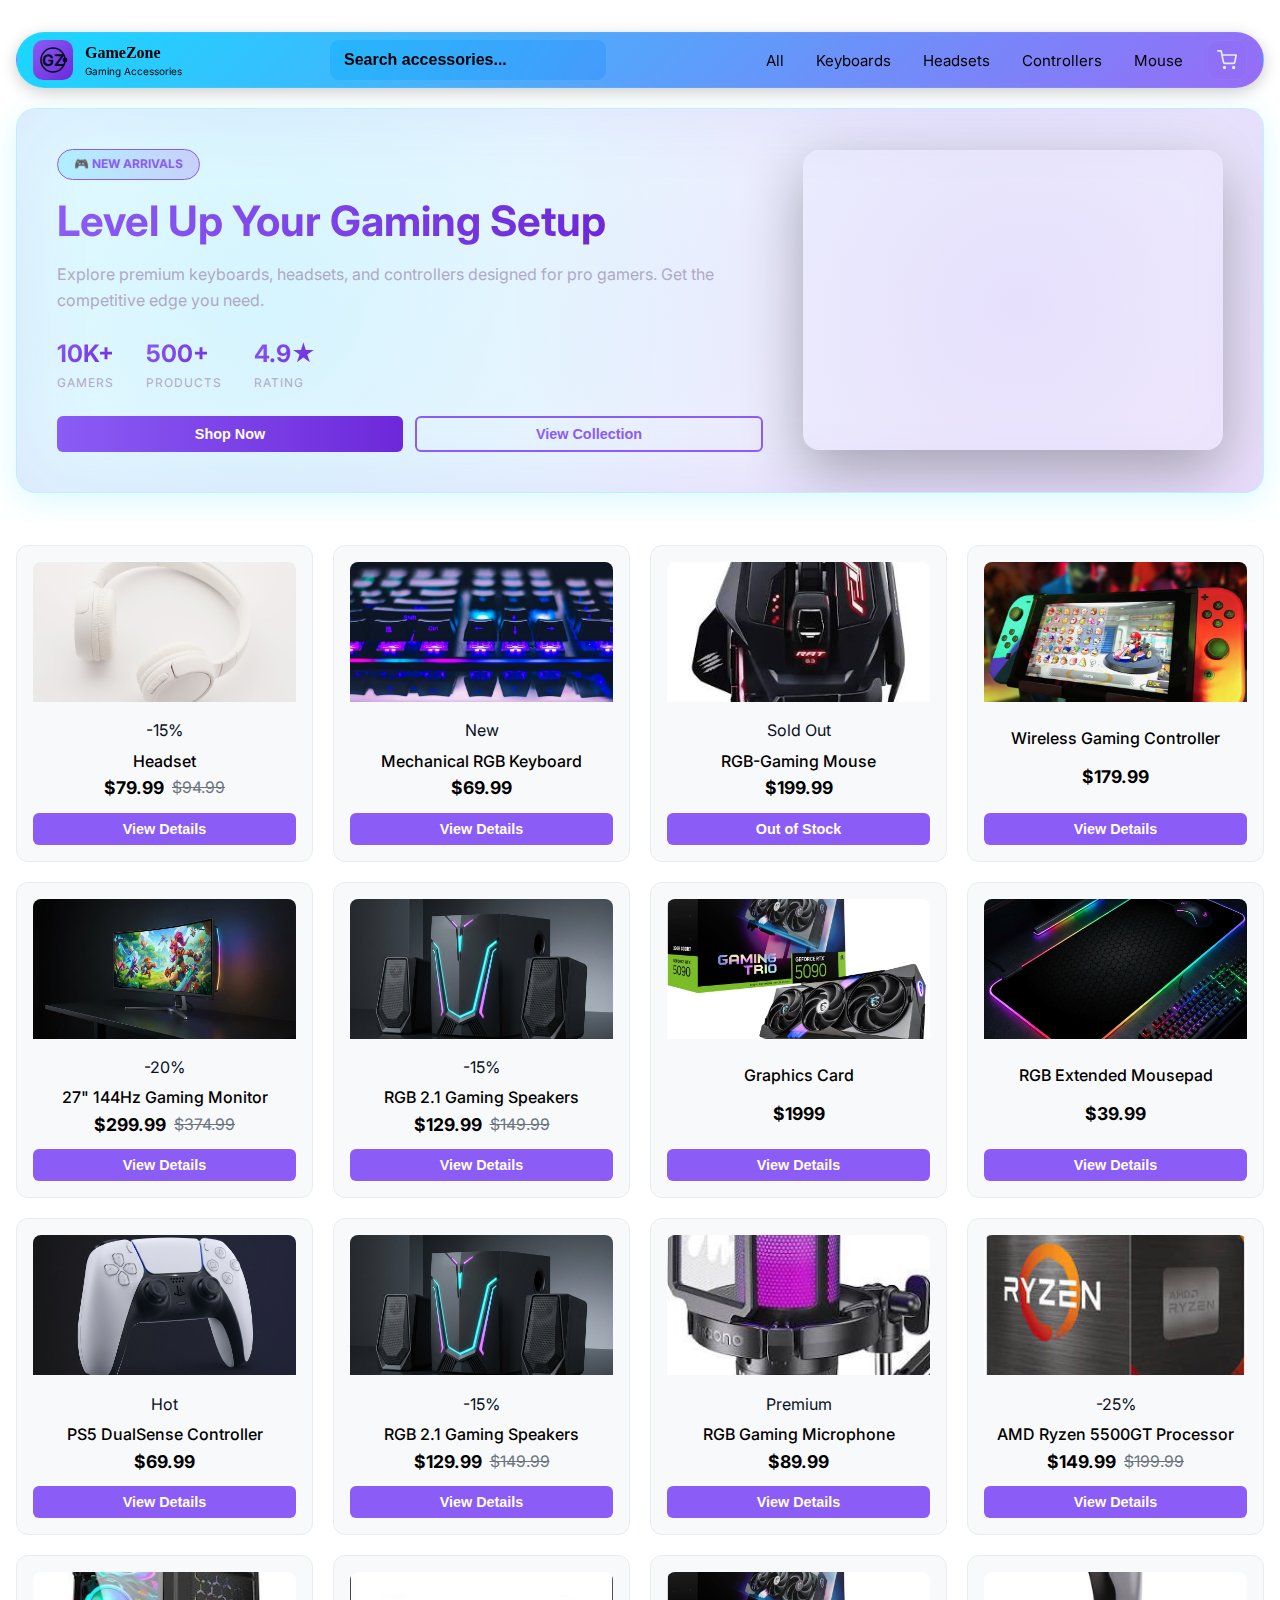
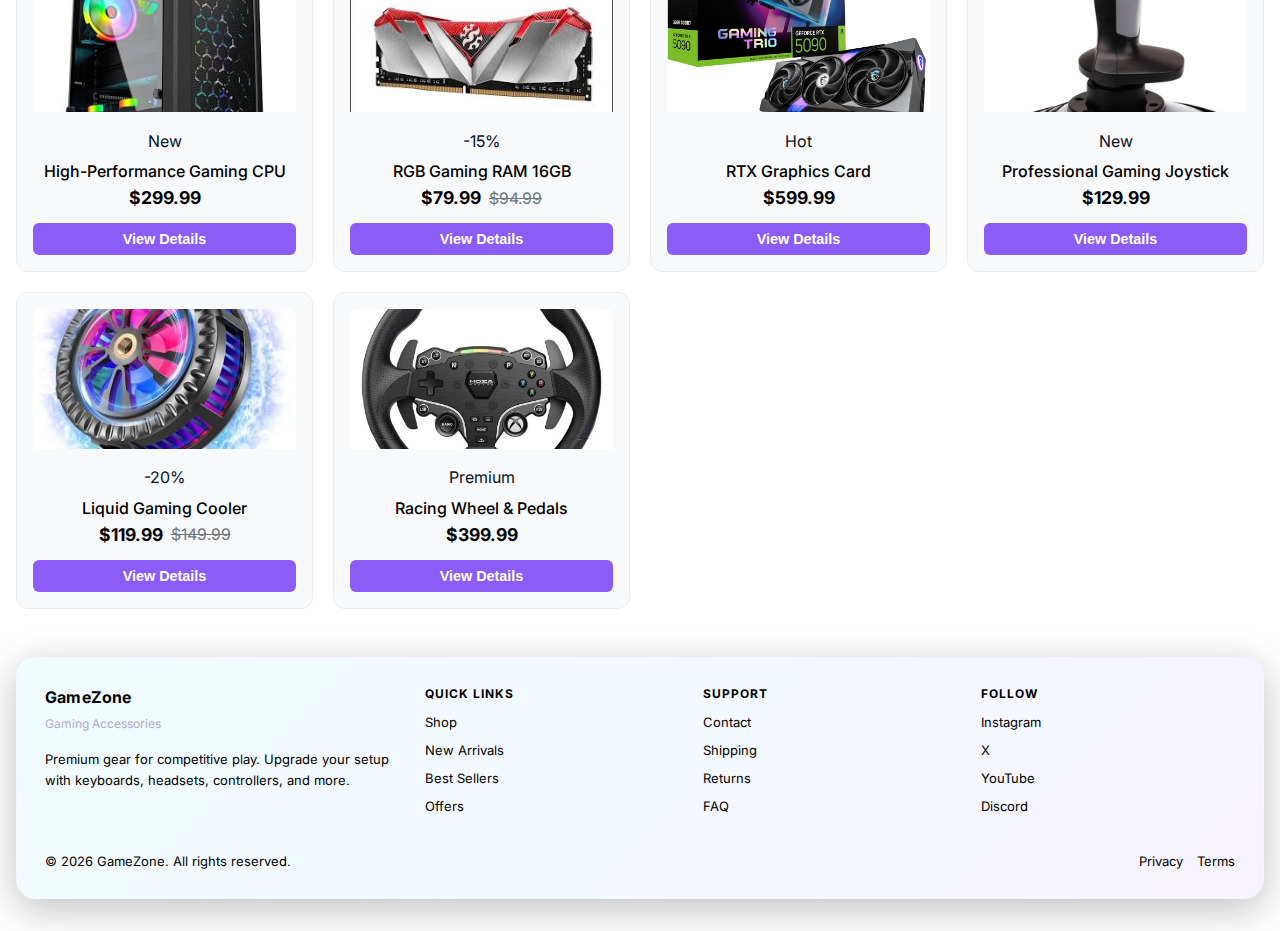
<file: index.html>
<!doctype html>
<html lang="en">

<head>
  <meta charset="utf-8" />
  <meta name="viewport" content="width=device-width,initial-scale=1" />
  <title>GameZone</title>
  <link rel="icon" type="image/svg+xml" href="favicon.svg">
  <link rel="stylesheet" href="style.css" />
  <link href="https://fonts.googleapis.com/css2?family=Inter:wght@300;400;600;700&display=swap" rel="stylesheet">
  <script src="script.js" defer></script>
</head>

<body>
  <div class="wrap">
    <header>
      <div class="brand">
        <div class="logo">
          <svg class="logo-icon" viewBox="0 0 50 50" xmlns="http://www.w3.org/2000/svg">
            <circle class="orbit" cx="25" cy="25" r="15" fill="none" stroke="#071024" stroke-width="2" />
            <circle class="planet" cx="40" cy="25" r="3" fill="#071024" />
            <text x="25" y="32" font-size="20" font-weight="bold" text-anchor="middle" fill="#071024">GZ</text>
          </svg>
        </div>
        <div>
          <h1 style="font-family: 'Pacifico', cursive">GameZone</h1>
          <p style="color: black;">Gaming Accessories</p>
        </div>
      </div>

      <div class="search">
        <input type="text" id="searchInput" placeholder="Search accessories..." />
        <button class="clear-btn" id="clearSearch"
          onclick="document.getElementById('searchInput').value=''; this.classList.remove('visible');">
          <svg width="16" height="16" viewBox="0 0 24 24" fill="none" stroke="currentColor" stroke-width="2">
            <line x1="18" y1="6" x2="6" y2="18"></line>
            <line x1="6" y1="6" x2="18" y2="18"></line>
          </svg>
        </button>
      </div>

      <div class="controls">
        <!-- Categories moved here -->
        <div class="categories">
          <div class="glow-category">
            <span>All</span>
            <div class="dropdown">
              <button>Keyboards</button>
              <button>Headsets</button>
              <button>Controllers</button>
              <button>Mouse</button>
            </div>
          </div>

          <div class="glow-category">
            <span>Keyboards</span>
            <div class="dropdown">
              <button>Mechanical</button>
              <button>Membrane</button>
            </div>
          </div>

          <div class="glow-category">
            <span>Headsets</span>
            <div class="dropdown">
              <button>Wired</button>
              <button>Wireless</button>
            </div>
          </div>

          <div class="glow-category">
            <span>Controllers</span>
            <div class="dropdown">
              <button>Xbox</button>
              <button>PlayStation</button>
              <button>Switch</button>
            </div>
          </div>

          <div class="glow-category">
            <span>Mouse</span>
            <div class="dropdown">
              <button>Wired</button>
              <button>Wireless</button>
              <button>RGB</button>
            </div>
          </div>
        </div>

        <button class="cart-btn" aria-label="Cart">
          <svg width="20" height="20" viewBox="0 0 24 24" fill="none" stroke="currentColor" stroke-width="2"
            stroke-linecap="round" stroke-linejoin="round">
            <circle cx="9" cy="21" r="1"></circle>
            <circle cx="20" cy="21" r="1"></circle>
            <path d="M1 1h4l2.68 13.39a2 2 0 0 0 2 1.61h9.72a2 2 0 0 0 2-1.61L23 6H6"></path>
          </svg>
          <span class="cart-badge">3</span>
        </button>

      </div>

    </header>


    <section class="hero">
      <div class="hero-left">
        <div class="badge">🎮 NEW ARRIVALS</div>
        <h2 class="hero-title">
          <span class="gradient-text">Level Up Your Gaming Setup</span>
        </h2>
        <p class="hero-desc">Explore premium keyboards, headsets, and controllers designed for pro gamers. Get the
          competitive edge you need.</p>
        <div class="stats">
          <div class="stat-item">
            <div class="stat-number">10K+</div>
            <div class="stat-label">Gamers</div>
          </div>
          <div class="stat-item">
            <div class="stat-number">500+</div>
            <div class="stat-label">Products</div>
          </div>
          <div class="stat-item">
            <div class="stat-number">4.9★</div>
            <div class="stat-label">Rating</div>
          </div>
        </div>
        <div class="cta-row">
          <button class="btn primary">Shop Now</button>
          <button class="btn ghost">View Collection</button>
        </div>
      </div>
      <div class="hero-right">
        <div class="slideshow-container">
          <div class="slide">
            <img src="images/gaming-chair.png" alt="Gaming Chair">
          </div>
          <div class="slide">
            <img src="images/controller.jpg" alt="Gaming Controller">
          </div>
          <div class="slide">
            <img src="images/headset.jpg" alt="Gaming Headset">
          </div>
          <div class="slide">
            <img src="images/keyboard.jpg" alt="Gaming Keyboard">
          </div>
          <div class="slide">
            <img src="images/mouse.jpg" alt="Gaming Mouse">
          </div>
          <div class="slide">
            <img src="images/ps5-controller.png" alt="PS5 Controller">
          </div>

        </div>
      </div>
    </section>

    



    <section class="grid">
      <!-- Loading Spinner (hidden by default) -->
      <div class="loading-spinner" style="display:none;">
        <svg viewBox="0 0 100 100" xmlns="http://www.w3.org/2000/svg">
          <circle class="spinner-track" cx="50" cy="50" r="40" fill="none" stroke="rgba(0,212,255,0.2)"
            stroke-width="6" />
          <circle class="spinner-head" cx="50" cy="50" r="40" fill="none" stroke="url(#spinnerGradient)"
            stroke-width="6" stroke-linecap="round" />
          <defs>
            <linearGradient id="spinnerGradient" x1="0%" y1="0%" x2="100%" y2="100%">
              <stop offset="0%" style="stop-color:#8b5cf6" />
              <stop offset="100%" style="stop-color:#6d28d9" />
            </linearGradient>
          </defs>
        </svg>
      </div>

      <!-- Headset -->
      <div class="card">
        <div class="card-image">
          <img src="images/headset.jpg" alt="Gaming Headset">
          <div class="discount-badge">-15%</div>
        </div>
        <div class="card-content">
          <h4>Headset</h4>
          <div class="price">
            <span class="current-price">$79.99</span>
            <span class="original-price">$94.99</span>
          </div>
          <button class="btn view-details">View Details</button>
        </div>
      </div>

      <!-- Gaming Mouse -->
      <div class="card">
        <div class="card-image">
          <img src="images/mouse.jpg" alt="Gaming Mouse">
          <div class="new-badge">New</div>
        </div>
        <div class="card-content">
          <h4>Mechanical RGB Keyboard</h4>
          <div class="price">
            <span class="current-price">$69.99</span>
          </div>
          <button class="btn view-details">View Details</button>
        </div>
      </div>

      <!-- Gaming Keyboard -->
      <div class="card">
        <div class="card-image">
          <img src="images/gmaing mouse.jpeg" alt="Gaming Keyboard">
          <div class="sold-out">Sold Out</div>
        </div>
        <div class="card-content">
          <h4>RGB-Gaming Mouse</h4>
          <div class="price">
            <span class="current-price">$199.99</span>
          </div>
          <button class="btn view-details" disabled>Out of Stock</button>
        </div>
      </div>

      <!-- Gaming Controller -->
      <div class="card">
        <div class="card-image">
          <img src="images/controller.jpg" alt="Gaming Controller">
        </div>
        <div class="card-content">
          <h4>Wireless Gaming Controller</h4>
          <div class="price">
            <span class="current-price">$179.99</span>
          </div>
          <button class="btn view-details">View Details</button>
        </div>
      </div>

      <!-- Gaming Monitor -->
      <div class="card">
        <div class="card-image">
          <img src="images/gaming-monitor.png" alt="Gaming Monitor">
          <div class="discount-badge">-20%</div>
        </div>
        <div class="card-content">
          <h4>27" 144Hz Gaming Monitor</h4>
          <div class="price">
            <span class="current-price">$299.99</span>
            <span class="original-price">$374.99</span>
          </div>
          <button class="btn view-details">View Details</button>
        </div>
      </div>

      <!-- RGB Gaming Speakers -->
      <div class="card">
        <div class="card-image">
          <img src="images/gaming-speakers.png" alt="Gaming Speakers">
          <div class="discount-badge">-15%</div>
        </div>
        <div class="card-content">
          <h4>RGB 2.1 Gaming Speakers</h4>
          <div class="price">
            <span class="current-price">$129.99</span>
            <span class="original-price">$149.99</span>
          </div>
          <button class="btn view-details">View Details</button>
        </div>
      </div>
      <div class="card">
        <div class="card-image">
          <img src="images/graphics card.jpg" alt="Graphics Card">
        </div>
        <div class="card-content">
          <h4>Graphics Card</h4>
          <div class="price">
            <span class="current-price">$1999</span>
          </div>
          <button class="btn view-details">View Details</button>
        </div>
      </div>





      <!-- RGB Gaming Mousepad -->
      <div class="card">
        <div class="card-image">
          <img src="images/gaming-mousepad.png" alt="Gaming Mousepad">
        </div>
        <div class="card-content">
          <h4>RGB Extended Mousepad</h4>
          <div class="price">
            <span class="current-price">$39.99</span>
          </div>
          <button class="btn view-details">View Details</button>
        </div>
      </div>

      <!-- PS5 Controller -->
      <div class="card">
        <div class="card-image">
          <img src="images/ps5-controller.png" alt="PS5 Controller">
          <div class="sale-badge">Hot</div>
        </div>
        <div class="card-content">
          <h4>PS5 DualSense Controller</h4>
          <div class="price">
            <span class="current-price">$69.99</span>
          </div>
          <button class="btn view-details">View Details</button>
        </div>
      </div>

      <!-- RGB Gaming Speakers -->
      <div class="card">
        <div class="card-image">
          <img src="images/gaming-speakers.png" alt="Gaming Speakers">
          <div class="discount-badge">-15%</div>
        </div>
        <div class="card-content">
          <h4>RGB 2.1 Gaming Speakers</h4>
          <div class="price">
            <span class="current-price">$129.99</span>
            <span class="original-price">$149.99</span>
          </div>
          <button class="btn view-details">View Details</button>
        </div>
      </div>

      <!-- Gaming mic -->
      <div class="card">
        <div class="card-image">
          <img src="images/gaming mic.jpeg" alt="Gaming Mic">
          <div class="new-badge">Premium</div>
        </div>
        <div class="card-content">
          <h4>RGB Gaming Microphone</h4>
          <div class="price">
            <span class="current-price">$89.99</span>
          </div>
          <button class="btn view-details">View Details</button>
        </div>
      </div>

      <!-- AMD Ryzen Processor -->
      <div class="card">
        <div class="card-image">
          <img src="images/AMD ryzen .jpeg" alt="AMD Processor">
          <div class="discount-badge">-25%</div>
        </div>
        <div class="card-content">
          <h4>AMD Ryzen 5500GT Processor</h4>
          <div class="price">
            <span class="current-price">$149.99</span>
            <span class="original-price">$199.99</span>
          </div>
          <button class="btn view-details">View Details</button>
        </div>
      </div>

      <!-- Gaming CPU -->
      <div class="card">
        <div class="card-image">
          <img src="images/gmaing cpu.jpeg" alt="Gaming CPU">
          <div class="new-badge">New</div>
        </div>
        <div class="card-content">
          <h4>High-Performance Gaming CPU</h4>
          <div class="price">
            <span class="current-price">$299.99</span>
          </div>
          <button class="btn view-details">View Details</button>
        </div>
      </div>

      <!-- Gaming RAM -->
      <div class="card">
        <div class="card-image">
          <img src="images/gmaing ram.jpeg" alt="Gaming RAM">
          <div class="discount-badge">-15%</div>
        </div>
        <div class="card-content">
          <h4>RGB Gaming RAM 16GB</h4>
          <div class="price">
            <span class="current-price">$79.99</span>
            <span class="original-price">$94.99</span>
          </div>
          <button class="btn view-details">View Details</button>
        </div>
      </div>

      <!-- Graphics Card -->
      <div class="card">
        <div class="card-image">
          <img src="images/graphics card.jpg" alt="Graphics Card">
          <div class="sale-badge">Hot</div>
        </div>
        <div class="card-content">
          <h4>RTX Graphics Card</h4>
          <div class="price">
            <span class="current-price">$599.99</span>
          </div>
          <button class="btn view-details">View Details</button>
        </div>
      </div>

      <!-- Gaming Joysticks -->
      <div class="card">
        <div class="card-image">
          <img src="images/joysticks.jpeg" alt="Gaming Joysticks">
          <div class="new-badge">New</div>
        </div>
        <div class="card-content">
          <h4>Professional Gaming Joystick</h4>
          <div class="price">
            <span class="current-price">$129.99</span>
          </div>
          <button class="btn view-details">View Details</button>
        </div>
      </div>

      <!-- Gaming Cooler -->
      <div class="card">
        <div class="card-image">
          <img src="images/cooler.jpeg" alt="Gaming Cooler">
          <div class="discount-badge">-20%</div>
        </div>
        <div class="card-content">
          <h4>Liquid Gaming Cooler</h4>
          <div class="price">
            <span class="current-price">$119.99</span>
            <span class="original-price">$149.99</span>
          </div>
          <button class="btn view-details">View Details</button>
        </div>
      </div>

      <!-- Racing Wheel -->
      <div class="card">
        <div class="card-image">
          <img src="images/stearing.jpeg" alt="Racing Wheel">
          <div class="new-badge">Premium</div>
        </div>
        <div class="card-content">
          <h4>Racing Wheel & Pedals</h4>
          <div class="price">
            <span class="current-price">$399.99</span>
          </div>
          <button class="btn view-details">View Details</button>
        </div>
      </div>
    </section>



    <footer class="site-footer">
      <div class="footer-grid">
        <div class="footer-brand">
          <div class="footer-title">GameZone</div>
          <div class="footer-subtitle">Gaming Accessories</div>
          <p class="footer-desc">Premium gear for competitive play. Upgrade your setup with keyboards, headsets, controllers, and more.</p>
        </div>

        <div class="footer-col">
          <div class="footer-heading">Quick Links</div>
          <a href="#" class="footer-link">Shop</a>
          <a href="#" class="footer-link">New Arrivals</a>
          <a href="#" class="footer-link">Best Sellers</a>
          <a href="#" class="footer-link">Offers</a>
        </div>

        <div class="footer-col">
          <div class="footer-heading">Support</div>
          <a href="#" class="footer-link">Contact</a>
          <a href="#" class="footer-link">Shipping</a>
          <a href="#" class="footer-link">Returns</a>
          <a href="#" class="footer-link">FAQ</a>
        </div>

        <div class="footer-col">
          <div class="footer-heading">Follow</div>
          <a href="#" class="footer-link">Instagram</a>
          <a href="#" class="footer-link">X</a>
          <a href="#" class="footer-link">YouTube</a>
          <a href="#" class="footer-link">Discord</a>
        </div>
      </div>

      <div class="footer-bottom">
        <div class="footer-copy">© <span id="footerYear"></span> GameZone. All rights reserved.</div>
        <div class="footer-legal">
          <a href="#" class="footer-link">Privacy</a>
          <a href="#" class="footer-link">Terms</a>
        </div>
      </div>
    </footer>
  </div>

  <script>
    // Set current year in footer
    const footerYear = document.getElementById('footerYear');
    if (footerYear) {
      footerYear.textContent = String(new Date().getFullYear());
    }
  </script>
</body>
</html>
</file>
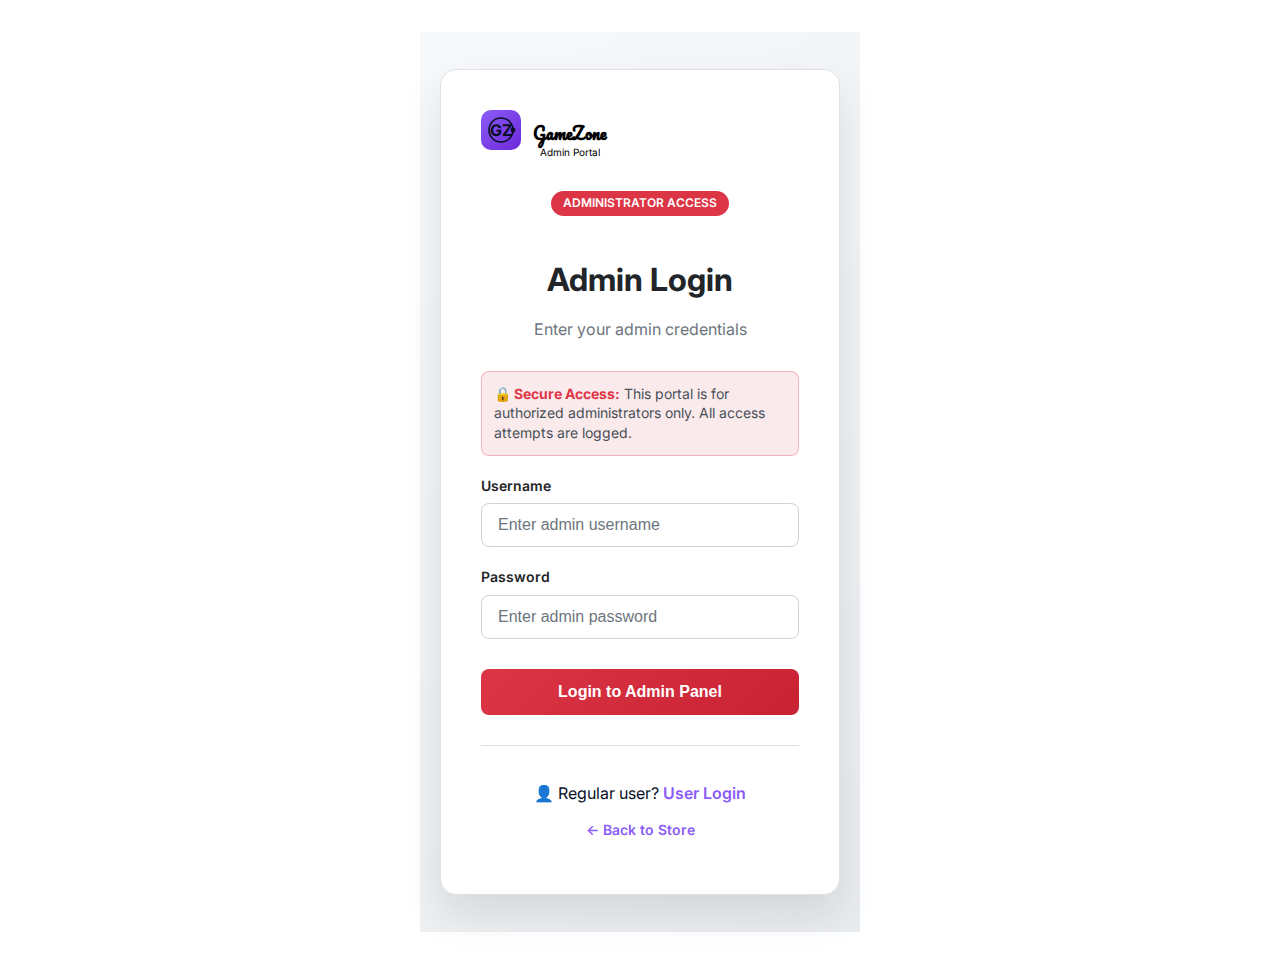
<file: admin-dashboard-design.html>
<!DOCTYPE html>
<html lang="en">
<head>
    <meta charset="UTF-8">
    <meta name="viewport" content="width=device-width, initial-scale=1.0">
    <title>Admin Dashboard Design - GameZone</title>
    <style>
        * {
            margin: 0;
            padding: 0;
            box-sizing: border-box;
        }

        :root {
            --primary: #0f0f0f;
            --secondary: #1a1a1a;
            --accent: #8b5cf6;
            --accent-2: #6d28d9;
            --accent-light: #a78bfa;
            --success: #10b981;
            --warning: #f59e0b;
            --danger: #ef4444;
            --info: #3b82f6;
            --text-primary: #ffffff;
            --text-secondary: #9ca3af;
            --border: #374151;
            --bg-card: #1f2937;
            --shadow: rgba(0, 0, 0, 0.3);
            --gradient: linear-gradient(135deg, var(--accent) 0%, var(--accent-2) 100%);
        }

        body {
            font-family: 'Inter', -apple-system, BlinkMacSystemFont, sans-serif;
            background: var(--primary);
            color: var(--text-primary);
            min-height: 100vh;
            line-height: 1.6;
        }

        /* Admin Layout */
        .admin-layout {
            display: flex;
            min-height: 100vh;
        }

        /* Sidebar */
        .sidebar {
            width: 260px;
            background: var(--secondary);
            border-right: 1px solid var(--border);
            padding: 20px 0;
            backdrop-filter: blur(10px);
            transition: width 0.3s ease;
        }

        .sidebar.collapsed {
            width: 70px;
        }

        .sidebar-header {
            padding: 0 20px 30px;
            border-bottom: 1px solid var(--border);
            margin-bottom: 20px;
        }

        .admin-logo {
            display: flex;
            align-items: center;
            gap: 12px;
        }

        .admin-logo-icon {
            width: 40px;
            height: 40px;
            background: var(--danger);
            border-radius: 8px;
            display: flex;
            align-items: center;
            justify-content: center;
            font-size: 20px;
        }

        .admin-logo-text h2 {
            font-size: 20px;
            margin-bottom: 4px;
        }

        .admin-logo-text p {
            font-size: 12px;
            color: var(--text-secondary);
        }

        .sidebar-nav {
            list-style: none;
        }

        .nav-item {
            margin-bottom: 4px;
        }

        .nav-link {
            display: flex;
            align-items: center;
            gap: 12px;
            padding: 12px 20px;
            color: var(--text-secondary);
            text-decoration: none;
            transition: all 0.3s ease;
            border-left: 3px solid transparent;
            position: relative;
            overflow: hidden;
        }

        .nav-link::before {
            content: '';
            position: absolute;
            top: 0;
            left: -100%;
            width: 100%;
            height: 100%;
            background: var(--gradient);
            opacity: 0.1;
            transition: left 0.3s ease;
        }

        .nav-link:hover::before {
            left: 0;
        }

        .nav-link:hover {
            background: var(--bg-card);
            color: var(--text-primary);
        }

        .nav-link.active {
            background: var(--bg-card);
            color: var(--accent);
            border-left-color: var(--accent);
        }

        .nav-icon {
            width: 20px;
            height: 20px;
            display: flex;
            align-items: center;
            justify-content: center;
        }

        /* Main Content */
        .main-content {
            flex: 1;
            display: flex;
            flex-direction: column;
        }

        /* Top Bar */
        .top-bar {
            background: var(--secondary);
            border-bottom: 1px solid var(--border);
            padding: 20px 30px;
            display: flex;
            justify-content: space-between;
            align-items: center;
        }

        .search-bar {
            display: flex;
            align-items: center;
            background: var(--bg-card);
            border: 1px solid var(--border);
            border-radius: 8px;
            padding: 10px 16px;
            width: 300px;
        }

        .search-bar input {
            background: none;
            border: none;
            color: var(--text-primary);
            outline: none;
            flex: 1;
        }

        .search-bar input::placeholder {
            color: var(--text-secondary);
        }

        .admin-actions {
            display: flex;
            align-items: center;
            gap: 16px;
        }

        .logout-btn {
            background: var(--danger);
            color: white;
            border: none;
            padding: 10px 16px;
            border-radius: 8px;
            cursor: pointer;
            transition: all 0.3s ease;
            display: flex;
            align-items: center;
            gap: 8px;
            font-weight: 600;
        }

        .logout-btn:hover {
            background: #dc2626;
            transform: translateY(-1px);
        }

        .notification-btn {
            position: relative;
            background: var(--bg-card);
            border: 1px solid var(--border);
            border-radius: 8px;
            padding: 10px;
            cursor: pointer;
            transition: all 0.3s ease;
        }

        .notification-btn:hover {
            background: var(--accent);
        }

        .notification-badge {
            position: absolute;
            top: -4px;
            right: -4px;
            background: var(--danger);
            color: white;
            font-size: 10px;
            padding: 2px 6px;
            border-radius: 10px;
        }

        .admin-profile {
            display: flex;
            align-items: center;
            gap: 12px;
            padding: 8px 12px;
            background: var(--bg-card);
            border: 1px solid var(--border);
            border-radius: 8px;
            cursor: pointer;
        }

        .admin-avatar {
            width: 32px;
            height: 32px;
            background: var(--accent);
            border-radius: 50%;
            display: flex;
            align-items: center;
            justify-content: center;
            font-weight: 600;
        }

        /* Page Content */
        .page-content {
            padding: 30px;
        }

        .page-header {
            margin-bottom: 30px;
        }

        .page-title {
            font-size: 28px;
            margin-bottom: 8px;
        }

        .page-subtitle {
            color: var(--text-secondary);
        }

        /* Stats Grid */
        .stats-grid {
            display: grid;
            grid-template-columns: repeat(auto-fit, minmax(250px, 1fr));
            gap: 20px;
            margin-bottom: 30px;
        }

        .stat-card {
            background: var(--bg-card);
            border: 1px solid var(--border);
            border-radius: 12px;
            padding: 24px;
            position: relative;
            overflow: hidden;
            transition: all 0.3s ease;
            cursor: pointer;
        }

        .stat-card:hover {
            transform: translateY(-4px);
            box-shadow: 0 12px 24px var(--shadow);
            border-color: var(--accent);
        }

        .stat-card::before {
            content: '';
            position: absolute;
            top: 0;
            left: 0;
            right: 0;
            height: 3px;
            background: var(--accent);
        }

        .stat-card.success::before {
            background: var(--success);
        }

        .stat-card.warning::before {
            background: var(--warning);
        }

        .stat-card.danger::before {
            background: var(--danger);
        }

        .stat-header {
            display: flex;
            justify-content: space-between;
            align-items: center;
            margin-bottom: 16px;
        }

        .stat-title {
            color: var(--text-secondary);
            font-size: 14px;
            font-weight: 500;
        }

        .stat-icon {
            width: 40px;
            height: 40px;
            background: rgba(139, 92, 246, 0.2);
            border-radius: 8px;
            display: flex;
            align-items: center;
            justify-content: center;
            font-size: 18px;
        }

        .stat-value {
            font-size: 32px;
            font-weight: 700;
            margin-bottom: 8px;
        }

        .stat-change {
            font-size: 12px;
            display: flex;
            align-items: center;
            gap: 4px;
        }

        .stat-change.positive {
            color: var(--success);
        }

        .stat-change.negative {
            color: var(--danger);
        }

        /* Product Management Table */
        .management-section {
            background: var(--bg-card);
            border: 1px solid var(--border);
            border-radius: 12px;
            padding: 24px;
            margin-bottom: 30px;
        }

        .section-header {
            display: flex;
            justify-content: space-between;
            align-items: center;
            margin-bottom: 24px;
        }

        .section-title {
            font-size: 20px;
            font-weight: 600;
        }

        .section-actions {
            display: flex;
            gap: 12px;
        }

        .btn {
            padding: 10px 16px;
            border: none;
            border-radius: 8px;
            font-weight: 500;
            cursor: pointer;
            transition: all 0.3s ease;
            font-size: 14px;
            position: relative;
            overflow: hidden;
        }

        .btn::before {
            content: '';
            position: absolute;
            top: 50%;
            left: 50%;
            width: 0;
            height: 0;
            background: rgba(255, 255, 255, 0.2);
            border-radius: 50%;
            transform: translate(-50%, -50%);
            transition: width 0.6s ease, height 0.6s ease;
        }

        .btn:active::before {
            width: 300px;
            height: 300px;
        }

        .btn-primary {
            background: var(--accent);
            color: white;
        }

        .btn-primary:hover {
            background: var(--accent-2);
            transform: translateY(-1px);
        }

        .btn-secondary {
            background: var(--bg-card);
            color: var(--text-primary);
            border: 1px solid var(--border);
        }

        .btn-secondary:hover {
            background: var(--border);
        }

        .data-table {
            width: 100%;
            border-collapse: collapse;
        }

        .data-table th {
            background: var(--secondary);
            padding: 12px;
            text-align: left;
            font-weight: 600;
            color: var(--text-secondary);
            border-bottom: 1px solid var(--border);
        }

        .data-table td {
            padding: 12px;
            border-bottom: 1px solid var(--border);
            vertical-align: middle;
        }

        .data-table tr:hover {
            background: rgba(139, 92, 246, 0.1);
        }

        .product-info {
            display: flex;
            align-items: center;
            gap: 12px;
        }

        .product-image {
            width: 40px;
            height: 40px;
            background: var(--border);
            border-radius: 8px;
            display: flex;
            align-items: center;
            justify-content: center;
            font-size: 12px;
        }

        .price-input {
            background: var(--secondary);
            border: 1px solid var(--border);
            color: var(--text-primary);
            padding: 6px 10px;
            border-radius: 6px;
            width: 100px;
            font-size: 14px;
        }

        .price-input:focus {
            outline: none;
            border-color: var(--accent);
        }

        .stock-input {
            background: var(--secondary);
            border: 1px solid var(--border);
            color: var(--text-primary);
            padding: 6px 10px;
            border-radius: 6px;
            width: 60px;
            font-size: 14px;
            text-align: center;
        }

        .status-badge {
            padding: 4px 8px;
            border-radius: 12px;
            font-size: 12px;
            font-weight: 600;
            text-transform: uppercase;
        }

        .status-active {
            background: rgba(16, 185, 129, 0.2);
            color: var(--success);
        }

        .status-inactive {
            background: rgba(239, 68, 68, 0.2);
            color: var(--danger);
        }

        .action-buttons {
            display: flex;
            gap: 8px;
        }

        .action-btn {
            padding: 6px 8px;
            background: var(--secondary);
            border: 1px solid var(--border);
            border-radius: 6px;
            cursor: pointer;
            transition: all 0.3s ease;
            font-size: 12px;
        }

        .action-btn:hover {
            background: var(--accent);
            border-color: var(--accent);
        }

        .action-btn.delete:hover {
            background: var(--danger);
            border-color: var(--danger);
        }

        /* Offer Management */
        .offer-card {
            background: var(--secondary);
            border: 1px solid var(--border);
            border-radius: 8px;
            padding: 16px;
            margin-bottom: 16px;
        }

        .offer-header {
            display: flex;
            justify-content: space-between;
            align-items: start;
            margin-bottom: 12px;
        }

        .offer-title {
            font-weight: 600;
            margin-bottom: 4px;
        }

        .offer-description {
            font-size: 14px;
            color: var(--text-secondary);
        }

        .offer-details {
            display: grid;
            grid-template-columns: repeat(auto-fit, minmax(120px, 1fr));
            gap: 12px;
            margin-top: 12px;
        }

        .offer-detail {
            font-size: 12px;
        }

        .offer-detail-label {
            color: var(--text-secondary);
            margin-bottom: 2px;
        }

        .offer-detail-value {
            font-weight: 600;
        }

        /* Quick Actions Panel */
        .quick-actions {
            position: fixed;
            bottom: 30px;
            right: 30px;
            z-index: 1000;
        }

        .fab {
            width: 56px;
            height: 56px;
            background: var(--gradient);
            border-radius: 50%;
            display: flex;
            align-items: center;
            justify-content: center;
            cursor: pointer;
            box-shadow: 0 4px 12px rgba(139, 92, 246, 0.4);
            transition: all 0.3s ease;
            position: relative;
            overflow: hidden;
        }

        .fab::before {
            content: '';
            position: absolute;
            top: -50%;
            left: -50%;
            width: 200%;
            height: 200%;
            background: linear-gradient(45deg, transparent, rgba(255, 255, 255, 0.3), transparent);
            transform: rotate(45deg);
            transition: all 0.5s ease;
        }

        .fab:hover::before {
            animation: shimmer 0.5s ease;
        }

        @keyframes shimmer {
            0% { transform: translateX(-100%) translateY(-100%) rotate(45deg); }
            100% { transform: translateX(100%) translateY(100%) rotate(45deg); }
        }

        .fab:hover {
            transform: scale(1.1);
            background: var(--accent-2);
        }

        /* Responsive */
        @media (max-width: 768px) {
            .sidebar {
                width: 200px;
            }

            .search-bar {
                width: 200px;
            }

            .stats-grid {
                grid-template-columns: 1fr;
            }

            .page-content {
                padding: 20px;
            }
        }
    </style>
</head>
<body>
    <div class="admin-layout">
        <!-- Sidebar -->
        <aside class="sidebar">
            <div class="sidebar-header">
                <div class="admin-logo">
                    <div class="admin-logo-icon">🛡️</div>
                    <div class="admin-logo-text">
                        <h2>GameZone</h2>
                        <p>Admin Panel</p>
                    </div>
                </div>
            </div>

            <nav>
                <ul class="sidebar-nav">
                    <li class="nav-item">
                        <a href="#" class="nav-link active" onclick="showSection('dashboard')">
                            <span class="nav-icon">📊</span>
                            Dashboard
                        </a>
                    </li>
                    <li class="nav-item">
                        <a href="#" class="nav-link" onclick="showSection('products')">
                            <span class="nav-icon">📦</span>
                            Products
                        </a>
                    </li>
                    <li class="nav-item">
                        <a href="#" class="nav-link" onclick="showSection('orders')">
                            <span class="nav-icon">📋</span>
                            Orders
                        </a>
                    </li>
                    <li class="nav-item">
                        <a href="#" class="nav-link" onclick="showSection('customers')">
                            <span class="nav-icon">👥</span>
                            Customers
                        </a>
                    </li>
                    <li class="nav-item">
                        <a href="#" class="nav-link" onclick="showSection('analytics')">
                            <span class="nav-icon">📈</span>
                            Analytics
                        </a>
                    </li>
                    <li class="nav-item">
                        <a href="#" class="nav-link" onclick="showSection('settings')">
                            <span class="nav-icon">⚙️</span>
                            Settings
                        </a>
                    </li>
                </ul>
            </nav>
        </aside>

        <!-- Main Content -->
        <main class="main-content">
            <!-- Top Bar -->
            <header class="top-bar">
                <div class="search-bar">
                    <svg width="16" height="16" viewBox="0 0 24 24" fill="none" stroke="currentColor" stroke-width="2">
                        <circle cx="11" cy="11" r="8"></circle>
                        <path d="m21 21-4.35-4.35"></path>
                    </svg>
                    <input type="text" placeholder="Search products, orders...">
                </div>

                <div class="admin-actions">
                    <div class="notification-btn">
                        <svg width="16" height="16" viewBox="0 0 24 24" fill="none" stroke="currentColor" stroke-width="2">
                            <path d="M18 8A6 6 0 0 0 6 8c0 7-3 9-3 9h18s-3-2-3-9"></path>
                            <path d="M13.73 21a2 2 0 0 1-3.46 0"></path>
                        </svg>
                        <span class="notification-badge">3</span>
                    </div>

                    <button class="logout-btn" onclick="logout()">
                        <svg width="16" height="16" viewBox="0 0 24 24" fill="none" stroke="currentColor" stroke-width="2">
                            <path d="M9 21H5a2 2 0 0 1-2-2V5a2 2 0 0 1 2-2h4"></path>
                            <polyline points="16 17 21 12 16 7"></polyline>
                            <line x1="21" y1="12" x2="9" y2="12"></line>
                        </svg>
                        Logout
                    </button>

                    <div class="admin-profile">
                        <div class="admin-avatar">A</div>
                        <div>
                            <div style="font-weight: 600;">Admin User</div>
                            <div style="font-size: 12px; color: var(--text-secondary);">Administrator</div>
                        </div>
                    </div>
                </div>
            </header>

            <!-- Page Content -->
            <div class="page-content">
                <!-- Dashboard Section -->
                <div id="dashboard-section" class="content-section">
                    <div class="page-header">
                        <h1 class="page-title">Dashboard Overview</h1>
                        <p class="page-subtitle">Manage your store and monitor performance</p>
                    </div>

                    <!-- Stats Grid -->
                    <div class="stats-grid">
                    <div class="stat-card primary">
                        <div class="stat-header">
                            <span class="stat-title">Total Revenue</span>
                            <div class="stat-icon">💰</div>
                        </div>
                        <div class="stat-value">₹4,85,290</div>
                        <div class="stat-change positive">
                            <svg width="12" height="12" viewBox="0 0 24 24" fill="currentColor">
                                <path d="M7 14l5-5 5 5z"/>
                            </svg>
                            12.5% from last month
                        </div>
                        <div class="stat-sparkline">
                            <canvas id="revenueSparkline" width="100" height="30"></canvas>
                        </div>
                    </div>

                    <div class="stat-card accent">
                        <div class="stat-header">
                            <span class="stat-title">Total Orders</span>
                            <div class="stat-icon">📦</div>
                        </div>
                        <div class="stat-value">1,248</div>
                        <div class="stat-change positive">
                            <svg width="12" height="12" viewBox="0 0 24 24" fill="currentColor">
                                <path d="M7 14l5-5 5 5z"/>
                            </svg>
                            8.3% from last month
                        </div>
                        <div class="stat-sparkline">
                            <canvas id="ordersSparkline" width="100" height="30"></canvas>
                        </div>
                    </div>

                    <div class="stat-card success">
                        <div class="stat-header">
                            <span class="stat-title">Active Products</span>
                            <div class="stat-icon">🎮</div>
                        </div>
                        <div class="stat-value">156</div>
                        <div class="stat-change positive">
                            <svg width="12" height="12" viewBox="0 0 24 24" fill="currentColor">
                                <path d="M7 14l5-5 5 5z"/>
                            </svg>
                            3 new this week
                        </div>
                        <div class="stat-progress">
                            <div class="progress-bar">
                                <div class="progress-fill" style="width: 78%;"></div>
                            </div>
                            <span class="progress-text">78% active</span>
                        </div>
                    </div>

                    <div class="stat-card info">
                        <div class="stat-header">
                            <span class="stat-title">Products Sold</span>
                            <div class="stat-icon">📈</div>
                        </div>
                        <div class="stat-value">3,847</div>
                        <div class="stat-change positive">
                            <svg width="12" height="12" viewBox="0 0 24 24" fill="currentColor">
                                <path d="M7 14l5-5 5 5z"/>
                            </svg>
                            18% from last month
                        </div>
                        <div class="stat-sparkline">
                            <canvas id="salesSparkline" width="100" height="30"></canvas>
                        </div>
                    </div>

                    <div class="stat-card warning">
                        <div class="stat-header">
                            <span class="stat-title">Top Seller</span>
                            <div class="stat-icon">🏆</div>
                        </div>
                        <div class="stat-value">RGB Keyboard</div>
                        <div class="stat-change positive">
                            <svg width="12" height="12" viewBox="0 0 24 24" fill="currentColor">
                                <path d="M7 14l5-5 5 5z"/>
                            </svg>
                            523 units sold
                        </div>
                        <div class="stat-badge">Best Performer</div>
                    </div>

                    <div class="stat-card secondary">
                        <div class="stat-header">
                            <span class="stat-title">Low Stock Alert</span>
                            <div class="stat-icon">⚠️</div>
                        </div>
                        <div class="stat-value">8</div>
                        <div class="stat-change negative">
                            <svg width="12" height="12" viewBox="0 0 24 24" fill="currentColor">
                                <path d="M7 10l5 5 5-5z"/>
                            </svg>
                            Need restock
                        </div>
                        <div class="stat-action">
                            <button class="btn btn-sm btn-outline" onclick="showSection('products')">View Products</button>
                        </div>
                    </div>
                </div>

                <!-- Quick Actions Section -->
                <div class="quick-actions-section">
                    <h2 class="section-title">Quick Actions</h2>
                    <div class="quick-actions-grid">
                        <div class="quick-action-card" onclick="addNewProduct()">
                            <div class="action-icon">➕</div>
                            <div class="action-title">Add Product</div>
                            <div class="action-desc">List new item</div>
                        </div>
                        <div class="quick-action-card" onclick="showSection('orders')">
                            <div class="action-icon">📋</div>
                            <div class="action-title">View Orders</div>
                            <div class="action-desc">Manage orders</div>
                        </div>
                        <div class="quick-action-card" onclick="showSection('customers')">
                            <div class="action-icon">👥</div>
                            <div class="action-title">Customers</div>
                            <div class="action-desc">View users</div>
                        </div>
                        <div class="quick-action-card" onclick="generateReport()">
                            <div class="action-icon">📊</div>
                            <div class="action-title">Reports</div>
                            <div class="action-desc">Analytics</div>
                        </div>
                        <div class="quick-action-card" onclick="showSection('settings')">
                            <div class="action-icon">⚙️</div>
                            <div class="action-title">Settings</div>
                            <div class="action-desc">Configure</div>
                        </div>
                        <div class="quick-action-card" onclick="exportData()">
                            <div class="action-icon">💾</div>
                            <div class="action-title">Export</div>
                            <div class="action-desc">Download data</div>
                        </div>
                    </div>
                </div>

                <!-- Recent Activity & Performance -->
                <div class="dashboard-row">
                    <div class="activity-section">
                        <h2 class="section-title">Recent Activity</h2>
                        <div class="activity-list">
                            <div class="activity-item">
                                <div class="activity-icon success">✓</div>
                                <div class="activity-content">
                                    <div class="activity-title">New order received</div>
                                    <div class="activity-desc">RGB Gaming Keyboard - Order #1248</div>
                                    <div class="activity-time">2 minutes ago</div>
                                </div>
                            </div>
                            <div class="activity-item">
                                <div class="activity-icon info">🔄</div>
                                <div class="activity-content">
                                    <div class="activity-title">Product price updated</div>
                                    <div class="activity-desc">Gaming Chair: ₹15,999 → ₹14,999</div>
                                    <div class="activity-time">15 minutes ago</div>
                                </div>
                            </div>
                            <div class="activity-item">
                                <div class="activity-icon warning">⚠️</div>
                                <div class="activity-content">
                                    <div class="activity-title">Low stock alert</div>
                                    <div class="activity-desc">Mechanical Keyboard Pro: 5 units left</div>
                                    <div class="activity-time">1 hour ago</div>
                                </div>
                            </div>
                            <div class="activity-item">
                                <div class="activity-icon success">🎉</div>
                                <div class="activity-content">
                                    <div class="activity-title">New product added</div>
                                    <div class="activity-desc">Gaming Monitor 27" 144Hz</div>
                                    <div class="activity-time">2 hours ago</div>
                                </div>
                            </div>
                            <div class="activity-item">
                                <div class="activity-icon info">🏷️</div>
                                <div class="activity-content">
                                    <div class="activity-title">Offer created</div>
                                    <div class="activity-desc">25% OFF on Gaming Mouse Pad</div>
                                    <div class="activity-time">3 hours ago</div>
                                </div>
                            </div>
                        </div>
                    </div>

                    <div class="performance-section">
                        <h2 class="section-title">Performance Overview</h2>
                        <div class="performance-metrics">
                            <div class="metric-card">
                                <div class="metric-label">Conversion Rate</div>
                                <div class="metric-value">3.2%</div>
                                <div class="metric-change positive">+0.4%</div>
                            </div>
                            <div class="metric-card">
                                <div class="metric-label">Avg. Order Value</div>
                                <div class="metric-value">₹3,891</div>
                                <div class="metric-change positive">+12%</div>
                            </div>
                            <div class="metric-card">
                                <div class="metric-label">Customer Rating</div>
                                <div class="metric-value">4.6⭐</div>
                                <div class="metric-change positive">+0.2</div>
                            </div>
                            <div class="metric-card">
                                <div class="metric-label">Return Rate</div>
                                <div class="metric-value">2.1%</div>
                                <div class="metric-change negative">-0.3%</div>
                            </div>
                        </div>
                    </div>
                </div>
                </div>

                <!-- Orders Section -->
                <div id="orders-section" class="content-section" style="display: none;">
                    <div class="page-header">
                        <h1 class="page-title">Order Management</h1>
                        <p class="page-subtitle">Manage customer orders and fulfillment</p>
                    </div>
                    <div style="text-align: center; padding: 60px; color: var(--text-secondary);">
                        <div style="font-size: 48px; margin-bottom: 20px;">📋</div>
                        <h3>Order Management</h3>
                        <p>Orders section coming soon...</p>
                    </div>
                </div>

                <!-- Customers Section -->
                <div id="customers-section" class="content-section" style="display: none;">
                    <div class="page-header">
                        <h1 class="page-title">Customer Management</h1>
                        <p class="page-subtitle">Manage customer accounts and relationships</p>
                    </div>
                    <div style="text-align: center; padding: 60px; color: var(--text-secondary);">
                        <div style="font-size: 48px; margin-bottom: 20px;">👥</div>
                        <h3>Customer Management</h3>
                        <p>Customers section coming soon...</p>
                    </div>
                </div>

                <!-- Analytics Section -->
                <div id="analytics-section" class="content-section" style="display: none;">
                    <div class="page-header">
                        <h1 class="page-title">Analytics & Reports</h1>
                        <p class="page-subtitle">View detailed analytics and business insights</p>
                    </div>
                    <div style="text-align: center; padding: 60px; color: var(--text-secondary);">
                        <div style="font-size: 48px; margin-bottom: 20px;">📈</div>
                        <h3>Analytics Dashboard</h3>
                        <p>Analytics section coming soon...</p>
                    </div>
                </div>

                <!-- Settings Section -->
                <div id="settings-section" class="content-section" style="display: none;">
                    <div class="page-header">
                        <h1 class="page-title">System Settings</h1>
                        <p class="page-subtitle">Configure your store settings and preferences</p>
                    </div>
                    <div style="text-align: center; padding: 60px; color: var(--text-secondary);">
                        <div style="font-size: 48px; margin-bottom: 20px;">⚙️</div>
                        <h3>Settings Panel</h3>
                        <p>Settings section coming soon...</p>
                    </div>
                </div>

                <!-- Products Section -->
                <div id="products-section" class="content-section" style="display: none;">
                    <div class="page-header">
                        <h1 class="page-title">Product Management</h1>
                        <p class="page-subtitle">Manage your product catalog and inventory</p>
                    </div>

                    <!-- Product Management Section -->
                    <div class="management-section">
                        <div class="section-header">
                            <h2 class="section-title">Products</h2>
                            <div class="section-actions">
                                <button class="btn btn-secondary">Export</button>
                                <button class="btn btn-primary" onclick="addNewProduct()">Add Product</button>
                            </div>
                        </div>

                        <table class="data-table">
                            <thead>
                                <tr>
                                    <th>Product</th>
                                    <th>Price</th>
                                    <th>Stock</th>
                                    <th>Category</th>
                                    <th>Offer</th>
                                    <th>Status</th>
                                    <th>Actions</th>
                                </tr>
                            </thead>
                            <tbody>
                                <!-- Products will be dynamically loaded here -->
                            </tbody>
                        </table>
                    </div>
                </div>
                        </div>
                    </div>

                    <div class="offer-card">
                        <div class="offer-header">
                            <div>
                                <div class="offer-title">New Year Special</div>
                                <div class="offer-description">Flat ₹1000 off on purchases above ₹5000</div>
                            </div>
                            <div class="action-buttons">
                                <button class="action-btn">✏️</button>
                                <button class="action-btn delete">🗑️</button>
                            </div>
                        </div>
                        <div class="offer-details">
                            <div class="offer-detail">
                                <div class="offer-detail-label">Discount</div>
                                <div class="offer-detail-value">₹1000</div>
                            </div>
                            <div class="offer-detail">
                                <div class="offer-detail-label">Type</div>
                                <div class="offer-detail-value">Fixed Amount</div>
                            </div>
                            <div class="offer-detail">
                                <div class="offer-detail-label">Min Purchase</div>
                                <div class="offer-detail-value">₹5000</div>
                            </div>
                            <div class="offer-detail">
                                <div class="offer-detail-label">Start Date</div>
                                <div class="offer-detail-value">Jan 1, 2024</div>
                            </div>
                            <div class="offer-detail">
                                <div class="offer-detail-label">End Date</div>
                                <div class="offer-detail-value">Jan 31, 2024</div>
                            </div>
                            <div class="offer-detail">
                                <div class="offer-detail-label">Status</div>
                                <div class="offer-detail-value" style="color: var(--success);">Active</div>
                            </div>
                        </div>
                    </div>
                </div>
            </div>
        </main>
    </div>

    <!-- Quick Actions FAB -->
    <div class="quick-actions">
        <div class="fab">
            <svg width="24" height="24" viewBox="0 0 24 24" fill="none" stroke="currentColor" stroke-width="2">
                <line x1="12" y1="5" x2="12" y2="19"></line>
                <line x1="5" y1="12" x2="19" y2="12"></line>
            </svg>
        </div>
    </div>

    <script>
        // Logout function
        function logout() {
            if (confirm('Are you sure you want to logout?')) {
                // Clear admin session
                localStorage.removeItem('isAdmin');
                localStorage.removeItem('adminUser');
                
                // Redirect to login page
                window.location.href = 'admin-login.html';
            }
        }

        // Check if admin is logged in
        document.addEventListener('DOMContentLoaded', function() {
            if (!localStorage.getItem('isAdmin') || localStorage.getItem('isAdmin') !== 'true') {
                window.location.href = 'admin-login.html';
            }
        });

        // Initialize products on page load
        document.addEventListener('DOMContentLoaded', function() {
            renderProducts();
            updateProductStats();
            initializeDashboard();
        });

        function initializeDashboard() {
            drawSparklines();
            updateDashboardTime();
            setInterval(updateDashboardTime, 60000); // Update every minute
        }

        function drawSparklines() {
            drawRevenueSparkline();
            drawOrdersSparkline();
            drawSalesSparkline();
        }

        function drawRevenueSparkline() {
            const canvas = document.getElementById('revenueSparkline');
            if (!canvas) return;
            
            const ctx = canvas.getContext('2d');
            const data = [28000, 32000, 29000, 35000, 33000, 38000, 42000];
            const maxValue = Math.max(...data);
            
            ctx.clearRect(0, 0, canvas.width, canvas.height);
            ctx.strokeStyle = '#8b5cf6';
            ctx.lineWidth = 2;
            ctx.beginPath();
            
            data.forEach((value, index) => {
                const x = (index / (data.length - 1)) * canvas.width;
                const y = canvas.height - (value / maxValue) * canvas.height;
                
                if (index === 0) {
                    ctx.moveTo(x, y);
                } else {
                    ctx.lineTo(x, y);
                }
            });
            
            ctx.stroke();
        }

        function drawOrdersSparkline() {
            const canvas = document.getElementById('ordersSparkline');
            if (!canvas) return;
            
            const ctx = canvas.getContext('2d');
            const data = [120, 145, 130, 160, 155, 180, 195];
            const maxValue = Math.max(...data);
            
            ctx.clearRect(0, 0, canvas.width, canvas.height);
            ctx.strokeStyle = '#06b6d4';
            ctx.lineWidth = 2;
            ctx.beginPath();
            
            data.forEach((value, index) => {
                const x = (index / (data.length - 1)) * canvas.width;
                const y = canvas.height - (value / maxValue) * canvas.height;
                
                if (index === 0) {
                    ctx.moveTo(x, y);
                } else {
                    ctx.lineTo(x, y);
                }
            });
            
            ctx.stroke();
        }

        function drawSalesSparkline() {
            const canvas = document.getElementById('salesSparkline');
            if (!canvas) return;
            
            const ctx = canvas.getContext('2d');
            const data = [450, 520, 480, 580, 550, 620, 680];
            const maxValue = Math.max(...data);
            
            ctx.clearRect(0, 0, canvas.width, canvas.height);
            ctx.strokeStyle = '#10b981';
            ctx.lineWidth = 2;
            ctx.beginPath();
            
            data.forEach((value, index) => {
                const x = (index / (data.length - 1)) * canvas.width;
                const y = canvas.height - (value / maxValue) * canvas.height;
                
                if (index === 0) {
                    ctx.moveTo(x, y);
                } else {
                    ctx.lineTo(x, y);
                }
            });
            
            ctx.stroke();
        }

        function updateDashboardTime() {
            // Update relative times in activity feed
            const activityTimes = document.querySelectorAll('.activity-time');
            // This would normally calculate real relative times
        }

        function generateReport() {
            showNotification('Generating sales report...', 'info');
            setTimeout(() => {
                showNotification('Report generated successfully!', 'success');
            }, 2000);
        }

        function exportData() {
            showNotification('Preparing data export...', 'info');
            setTimeout(() => {
                // Create CSV export
                const csvContent = products.map(p => 
                    `${p.name},${p.price},${p.stock},${p.category},${p.offer}%`
                ).join('\n');
                
                const blob = new Blob([csvContent], { type: 'text/csv' });
                const url = window.URL.createObjectURL(blob);
                const a = document.createElement('a');
                a.href = url;
                a.download = 'products_export.csv';
                a.click();
                
                showNotification('Data exported successfully!', 'success');
            }, 1000);
        }

        // Interactive Dashboard Functionality
        document.addEventListener('DOMContentLoaded', function() {
            // Navigation active state
            const navLinks = document.querySelectorAll('.nav-link');
            navLinks.forEach(link => {
                link.addEventListener('click', function(e) {
                    e.preventDefault();
                    navLinks.forEach(l => l.classList.remove('active'));
                    this.classList.add('active');
                });
            });

            // Stat card interactions
            const statCards = document.querySelectorAll('.stat-card');
            statCards.forEach(card => {
                card.addEventListener('click', function() {
                    this.style.transform = 'scale(0.98)';
                    setTimeout(() => {
                        this.style.transform = '';
                    }, 150);
                });
            });

            // Button ripple effect
            const buttons = document.querySelectorAll('.btn');
            buttons.forEach(button => {
                button.addEventListener('click', function(e) {
                    const ripple = document.createElement('span');
                    const rect = this.getBoundingClientRect();
                    const size = Math.max(rect.width, rect.height);
                    const x = e.clientX - rect.left - size / 2;
                    const y = e.clientY - rect.top - size / 2;
                    
                    ripple.style.width = ripple.style.height = size + 'px';
                    ripple.style.left = x + 'px';
                    ripple.style.top = y + 'px';
                    ripple.classList.add('ripple');
                    
                    this.appendChild(ripple);
                    
                    setTimeout(() => {
                        ripple.remove();
                    }, 600);
                });
            });

            // Search functionality
            const searchInput = document.querySelector('.search-bar input');
            searchInput.addEventListener('input', function(e) {
                const searchTerm = e.target.value.toLowerCase();
                // Add search logic here
                console.log('Searching for:', searchTerm);
            });

            // Notification badge animation
            const notificationBadge = document.querySelector('.notification-badge');
            setInterval(() => {
                notificationBadge.style.transform = 'scale(1.2)';
                setTimeout(() => {
                    notificationBadge.style.transform = 'scale(1)';
                }, 200);
            }, 3000);

            // Logout functionality
            window.logout = function() {
                if (confirm('Are you sure you want to logout?')) {
                    // Clear session and redirect
                    localStorage.removeItem('adminUser');
                    localStorage.removeItem('isAdmin');
                    window.location.href = 'admin-login.html';
                }
            };

            // Sidebar toggle (for mobile)
            let sidebarCollapsed = false;
            function toggleSidebar() {
                const sidebar = document.querySelector('.sidebar');
                sidebarCollapsed = !sidebarCollapsed;
                sidebar.classList.toggle('collapsed');
            }

            // Add keyboard shortcuts
            document.addEventListener('keydown', function(e) {
                // Ctrl/Cmd + K for search
                if ((e.ctrlKey || e.metaKey) && e.key === 'k') {
                    e.preventDefault();
                    searchInput.focus();
                }
                
                // Escape to clear search
                if (e.key === 'Escape') {
                    searchInput.value = '';
                    searchInput.blur();
                }
            });

            // Auto-refresh simulation
            let refreshInterval;
            function startAutoRefresh() {
                refreshInterval = setInterval(() => {
                    // Simulate data refresh
                    console.log('Refreshing dashboard data...');
                    // Add actual data refresh logic here
                }, 30000); // Refresh every 30 seconds
            }

            startAutoRefresh();

            // Cleanup on page unload
            window.addEventListener('beforeunload', () => {
                if (refreshInterval) {
                    clearInterval(refreshInterval);
                }
            });
        });

        // Navigation functionality
        function showSection(sectionName) {
            // Hide all sections
            const sections = document.querySelectorAll('.content-section');
            sections.forEach(section => {
                section.style.display = 'none';
            });
            
            // Show selected section
            const targetSection = document.getElementById(sectionName + '-section');
            if (targetSection) {
                targetSection.style.display = 'block';
            }
            
            // Update active nav link
            const navLinks = document.querySelectorAll('.nav-link');
            navLinks.forEach(link => {
                link.classList.remove('active');
            });
            
            const activeLink = document.querySelector(`[onclick="showSection('${sectionName}')"]`);
            if (activeLink) {
                activeLink.classList.add('active');
            }
            
            // Update page title
            updatePageTitle(sectionName);
        }
        
        function updatePageTitle(section) {
            const titles = {
                'dashboard': 'Dashboard Overview',
                'products': 'Product Management',
                'orders': 'Order Management',
                'customers': 'Customer Management',
                'analytics': 'Analytics & Reports',
                'settings': 'System Settings'
            };
            
            const pageTitle = document.querySelector('.page-title');
            if (pageTitle && titles[section]) {
                pageTitle.textContent = titles[section];
            }
        }

        // Product management functions
        let products = [
            {
                id: 1,
                name: 'RGB Gaming Keyboard',
                description: 'Mechanical switches',
                price: '₹6,549',
                stock: 45,
                category: 'Keyboards',
                status: 'active',
                icon: '🎹',
                offer: 10
            },
            {
                id: 2,
                name: 'Wireless Gaming Mouse',
                description: '16000 DPI',
                price: '₹5,699',
                stock: 23,
                category: 'Mouse',
                status: 'active',
                icon: '🖱️',
                offer: 0
            },
            {
                id: 3,
                name: 'Gaming Headset Pro',
                description: '7.1 Surround Sound',
                price: '₹8,999',
                stock: 8,
                category: 'Headsets',
                status: 'active',
                icon: '🎧',
                offer: 15
            },
            {
                id: 4,
                name: 'Xbox Controller',
                description: 'Wireless',
                price: '₹4,299',
                stock: 0,
                category: 'Controllers',
                status: 'inactive',
                icon: '🎮',
                offer: 0
            },
            {
                id: 5,
                name: 'Membrane Keyboard',
                description: 'Quiet typing',
                price: '₹2,999',
                stock: 67,
                category: 'Keyboards',
                status: 'active',
                icon: '⌨️',
                offer: 5
            },
            {
                id: 6,
                name: 'Gaming Chair',
                description: 'Ergonomic design',
                price: '₹15,999',
                stock: 12,
                category: 'Accessories',
                status: 'active',
                icon: '🪑',
                offer: 20
            },
            {
                id: 7,
                name: 'USB Gaming Headset',
                description: 'Noise cancelling',
                price: '₹3,499',
                stock: 34,
                category: 'Headsets',
                status: 'active',
                icon: '🎧',
                offer: 0
            },
            {
                id: 8,
                name: 'PS5 Controller',
                description: 'DualSense',
                price: '₹5,999',
                stock: 18,
                category: 'Controllers',
                status: 'active',
                icon: '🎮',
                offer: 10
            },
            {
                id: 9,
                name: 'Gaming Mouse Pad',
                description: 'RGB lighting',
                price: '₹1,299',
                stock: 89,
                category: 'Accessories',
                status: 'active',
                icon: '🖱️',
                offer: 25
            },
            {
                id: 10,
                name: 'Mechanical Keyboard Pro',
                description: 'Hot-swappable switches',
                price: '₹9,999',
                stock: 5,
                category: 'Keyboards',
                status: 'active',
                icon: '🎹',
                offer: 12
            },
            {
                id: 11,
                name: 'Wireless Earbuds',
                description: 'Gaming edition',
                price: '₹4,299',
                stock: 41,
                category: 'Headsets',
                status: 'active',
                icon: '🎧',
                offer: 8
            },
            {
                id: 12,
                name: 'Gaming Monitor',
                description: '27" 144Hz',
                price: '₹22,999',
                stock: 7,
                category: 'Accessories',
                status: 'active',
                icon: '🖥️',
                offer: 5
            }
        ];

        function renderProducts() {
            const tbody = document.querySelector('#products-section .data-table tbody');
            if (!tbody) return;
            
            tbody.innerHTML = '';
            
            products.forEach(product => {
                const row = document.createElement('tr');
                row.setAttribute('data-product-id', product.id);
                row.setAttribute('data-product-name', product.name);
                row.innerHTML = `
                    <td>
                        <div class="product-info">
                            <div class="product-image">${product.icon}</div>
                            <div>
                                <div style="font-weight: 600;">${product.name}</div>
                                <div style="font-size: 12px; color: var(--text-secondary);">${product.description}</div>
                            </div>
                        </div>
                    </td>
                    <td>
                        <input type="text" class="price-input" value="${product.price}" onchange="showSaveButton(${product.id}, this)" oninput="showSaveButton(${product.id}, this)" />
                    </td>
                    <td>
                        <input type="number" class="stock-input" value="${product.stock}" onchange="updateProductStock(${product.id}, this.value)" />
                    </td>
                    <td>${product.category}</td>
                    <td>
                        <div class="offer-input-wrapper">
                            <input type="number" class="offer-input" value="${product.offer}" min="0" max="100" onchange="showOfferSaveButton(${product.id}, this)" oninput="showOfferSaveButton(${product.id}, this)" />
                            <span class="offer-percent">%</span>
                            <button class="btn btn-sm btn-success offer-save-btn" id="offer-save-btn-${product.id}" style="display: none;" onclick="saveProductOffer(${product.id})">Save</button>
                        </div>
                    </td>
                    <td>
                        <div class="status-and-save">
                            <span class="status-badge status-${product.status}">${product.status.charAt(0).toUpperCase() + product.status.slice(1)}</span>
                            <button class="btn btn-sm btn-success save-btn" id="save-btn-${product.id}" style="display: none;" onclick="saveProductPrice(${product.id})">Save</button>
                        </div>
                    </td>
                    <td>
                        <div class="action-buttons">
                            <button class="action-btn" onclick="editProduct(${product.id})">✏️</button>
                            <button class="action-btn delete" onclick="deleteProduct(${product.id})">🗑️</button>
                        </div>
                    </td>
                `;
                tbody.appendChild(row);
            });
        }

        function showOfferSaveButton(productId, inputElement) {
            const saveBtn = document.getElementById(`offer-save-btn-${productId}`);
            console.log(`Show offer save button for product ${productId}, button found:`, !!saveBtn);
            
            if (saveBtn) {
                saveBtn.style.display = 'inline-flex';
                // Highlight the input field to show it's been modified
                inputElement.classList.add('modified');
                console.log(`Save button displayed for product ${productId}`);
            } else {
                console.error(`Save button not found for product ${productId}`);
            }
        }

        function saveProductOffer(productId) {
            // Find the product row using data attributes
            const productRow = document.querySelector(`tr[data-product-id="${productId}"]`);
            if (!productRow) {
                showNotification('Error: Could not find product', 'error');
                return;
            }
            
            const inputElement = productRow.querySelector('.offer-input');
            const saveBtn = document.getElementById(`offer-save-btn-${productId}`);
            const newOffer = parseInt(inputElement.value) || 0;
            
            // Update product data
            const product = products.find(p => p.id === productId);
            if (product) {
                const oldOffer = product.offer;
                product.offer = newOffer;
                
                // Sync with main store product data
                syncProductOfferWithStore(product);
                
                // Reset input styling
                inputElement.classList.remove('modified');
                
                // Hide save button
                if (saveBtn) saveBtn.style.display = 'none';
                
                // Show success notification
                if (newOffer > 0) {
                    showNotification(`Offer updated for ${product.name}: ${oldOffer}% → ${newOffer}%`, 'success');
                } else {
                    showNotification(`Offer removed for ${product.name}`, 'info');
                }
                
                // Update dashboard stats if needed
                updateProductStats();
            }
        }

        function syncProductOfferWithStore(adminProduct) {
            // Sync offer changes with the main store
            try {
                // Get existing store products from localStorage
                let storeProducts = JSON.parse(localStorage.getItem('gamezone_products') || '[]');
                
                // Find matching product in store
                const storeProductIndex = storeProducts.findIndex(p => 
                    p.name.toLowerCase().includes(adminProduct.name.toLowerCase().split(' ')[0]) ||
                    adminProduct.name.toLowerCase().includes(p.name.toLowerCase().split(' ')[0])
                );
                
                if (storeProductIndex !== -1) {
                    // Update offer in store product
                    const basePrice = parseFloat(adminProduct.price.replace('₹', '').replace(',', ''));
                    storeProducts[storeProductIndex].discount = adminProduct.offer;
                    
                    // Calculate final price based on offer
                    if (adminProduct.offer > 0) {
                        storeProducts[storeProductIndex].finalPrice = basePrice * (1 - adminProduct.offer / 100);
                        storeProducts[storeProductIndex].hasOffer = true;
                    } else {
                        storeProducts[storeProductIndex].finalPrice = basePrice;
                        storeProducts[storeProductIndex].hasOffer = false;
                    }
                    
                    // Save back to localStorage
                    localStorage.setItem('gamezone_products', JSON.stringify(storeProducts));
                    
                    console.log(`Synced offer for ${adminProduct.name}: ${adminProduct.offer}%`);
                }
                
                // Also update in offers collection
                updateProductInStoreOffers(adminProduct);
                
            } catch (error) {
                console.error('Error syncing offer with store:', error);
                showNotification('Error syncing offer with store', 'error');
            }
        }

        function updateProductInStoreOffers(adminProduct) {
            try {
                // Get existing offers
                let offers = JSON.parse(localStorage.getItem('gamezone_offers') || '[]');
                
                if (adminProduct.offer > 0) {
                    // Add or update offer for this product
                    const basePrice = parseFloat(adminProduct.price.replace('₹', '').replace(',', ''));
                    const finalPrice = basePrice * (1 - adminProduct.offer / 100);
                    
                    const existingOfferIndex = offers.findIndex(offer => 
                        offer.title && offer.title.toLowerCase().includes(adminProduct.name.toLowerCase().split(' ')[0])
                    );
                    
                    const offerData = {
                        id: `offer_${adminProduct.id}`,
                        title: `${adminProduct.offer}% OFF - ${adminProduct.name}`,
                        description: `Special discount on ${adminProduct.name}`,
                        discount: adminProduct.offer,
                        finalPrice: finalPrice,
                        originalPrice: basePrice,
                        applicableProducts: [adminProduct.name],
                        productDetails: {
                            [adminProduct.name]: {
                                price: basePrice,
                                finalPrice: finalPrice,
                                category: adminProduct.category,
                                discount: adminProduct.offer
                            }
                        },
                        startDate: new Date().toISOString(),
                        endDate: new Date(Date.now() + 30 * 24 * 60 * 60 * 1000).toISOString(), // 30 days from now
                        isActive: true,
                        type: 'product-specific'
                    };
                    
                    if (existingOfferIndex !== -1) {
                        offers[existingOfferIndex] = offerData;
                    } else {
                        offers.push(offerData);
                    }
                } else {
                    // Remove offer for this product
                    offers = offers.filter(offer => 
                        !(offer.applicableProducts && 
                          offer.applicableProducts.some(p => p.toLowerCase().includes(adminProduct.name.toLowerCase().split(' ')[0])))
                    );
                }
                
                // Save updated offers
                localStorage.setItem('gamezone_offers', JSON.stringify(offers));
                
            } catch (error) {
                console.error('Error updating store offers:', error);
            }
        }

        function showSaveButton(productId, inputElement) {
            const saveBtn = document.getElementById(`save-btn-${productId}`);
            if (saveBtn) {
                saveBtn.style.display = 'inline-flex';
                // Highlight the input field to show it's been modified
                inputElement.style.border = '2px solid var(--accent)';
                inputElement.style.background = 'rgba(139, 92, 246, 0.1)';
            }
        }

        function saveProductPrice(productId) {
            // Find the product row using data attributes
            const productRow = document.querySelector(`tr[data-product-id="${productId}"]`);
            if (!productRow) {
                showNotification('Error: Could not find product', 'error');
                return;
            }
            
            const inputElement = productRow.querySelector('.price-input');
            const saveBtn = document.getElementById(`save-btn-${productId}`);
            const newPrice = inputElement.value;
            
            // Update product data
            const product = products.find(p => p.id === productId);
            if (product) {
                const oldPrice = product.price;
                product.price = newPrice;
                
                // Sync with main store product data
                syncProductWithStore(product);
                
                // Reset input styling
                inputElement.style.border = '';
                inputElement.style.background = '';
                
                // Hide save button
                if (saveBtn) saveBtn.style.display = 'none';
                
                // Show success notification
                showNotification(`Price updated for ${product.name}: ${oldPrice} → ${newPrice}`, 'success');
                
                // Update dashboard stats if needed
                updateProductStats();
            }
        }

        function syncProductWithStore(adminProduct) {
            // Sync price changes with the main store
            try {
                // Get existing store products from localStorage
                let storeProducts = JSON.parse(localStorage.getItem('gamezone_products') || '[]');
                
                // Find matching product in store (by name or create mapping)
                const storeProductIndex = storeProducts.findIndex(p => 
                    p.name.toLowerCase().includes(adminProduct.name.toLowerCase().split(' ')[0]) ||
                    adminProduct.name.toLowerCase().includes(p.name.toLowerCase().split(' ')[0])
                );
                
                if (storeProductIndex !== -1) {
                    // Update existing store product price
                    const numericPrice = parseFloat(adminProduct.price.replace('₹', '').replace(',', ''));
                    storeProducts[storeProductIndex].price = numericPrice;
                    
                    // Update final price if there are discounts
                    if (storeProducts[storeProductIndex].discount) {
                        storeProducts[storeProductIndex].finalPrice = numericPrice * (1 - storeProducts[storeProductIndex].discount / 100);
                    } else {
                        storeProducts[storeProductIndex].finalPrice = numericPrice;
                    }
                    
                    // Save back to localStorage
                    localStorage.setItem('gamezone_products', JSON.stringify(storeProducts));
                    
                    // Trigger store refresh if on store page
                    if (typeof window.gameZoneData !== 'undefined') {
                        window.gameZoneData.refreshProducts();
                    }
                    
                    console.log(`Synced price for ${adminProduct.name}: ${adminProduct.price}`);
                } else {
                    // Create new product entry if not found
                    const numericPrice = parseFloat(adminProduct.price.replace('₹', '').replace(',', ''));
                    const newStoreProduct = {
                        id: adminProduct.id,
                        name: adminProduct.name,
                        price: numericPrice,
                        finalPrice: numericPrice,
                        category: adminProduct.category.toLowerCase(),
                        image: `images/product-${adminProduct.id}.jpg`,
                        description: adminProduct.description,
                        stock: adminProduct.stock,
                        rating: 4.5,
                        reviews: Math.floor(Math.random() * 100) + 50
                    };
                    
                    storeProducts.push(newStoreProduct);
                    localStorage.setItem('gamezone_products', JSON.stringify(storeProducts));
                    
                    console.log(`Created new store product for ${adminProduct.name}`);
                }
                
                // Also update offers if this product is in any active offers
                updateProductInOffers(adminProduct);
                
            } catch (error) {
                console.error('Error syncing product with store:', error);
                showNotification('Error syncing price with store', 'error');
            }
        }

        function updateProductInOffers(adminProduct) {
            try {
                // Get existing offers
                let offers = JSON.parse(localStorage.getItem('gamezone_offers') || '[]');
                
                // Update offers that contain this product
                offers = offers.map(offer => {
                    if (offer.applicableProducts && 
                        offer.applicableProducts.some(p => p.toLowerCase().includes(adminProduct.name.toLowerCase().split(' ')[0]))) {
                        
                        // Update the product price in the offer
                        const numericPrice = parseFloat(adminProduct.price.replace('₹', '').replace(',', ''));
                        const productIndex = offer.applicableProducts.findIndex(p => 
                            p.toLowerCase().includes(adminProduct.name.toLowerCase().split(' ')[0])
                        );
                        
                        if (productIndex !== -1) {
                            // Update product details in offer
                            if (!offer.productDetails) offer.productDetails = {};
                            offer.productDetails[adminProduct.name] = {
                                price: numericPrice,
                                finalPrice: numericPrice * (1 - offer.discount / 100),
                                category: adminProduct.category
                            };
                        }
                    }
                    return offer;
                });
                
                // Save updated offers
                localStorage.setItem('gamezone_offers', JSON.stringify(offers));
                
            } catch (error) {
                console.error('Error updating offers:', error);
            }
        }

        function updateProductPrice(productId, newPrice) {
            const product = products.find(p => p.id === productId);
            if (product) {
                product.price = newPrice;
                showNotification('Product price updated', 'success');
            }
        }

        function updateProductStock(productId, newStock) {
            const product = products.find(p => p.id === productId);
            if (product) {
                product.stock = parseInt(newStock);
                showNotification('Product stock updated', 'success');
                updateProductStats();
            }
        }

        function editProduct(productId) {
            const product = products.find(p => p.id === productId);
            if (product) {
                showNotification(`Editing ${product.name}`, 'info');
                // Here you could open a modal with product details
            }
        }

        function deleteProduct(productId) {
            if (confirm('Are you sure you want to delete this product?')) {
                products = products.filter(p => p.id !== productId);
                renderProducts();
                updateProductStats();
                showNotification('Product deleted successfully', 'success');
            }
        }

        function addNewProduct() {
            showNotification('Add Product feature coming soon!', 'info');
            // Here you could open a modal to add a new product
        }

        function updateProductStats() {
            const totalProducts = products.length;
            const activeProducts = products.filter(p => p.status === 'active').length;
            const lowStockItems = products.filter(p => p.stock < 10 && p.stock > 0).length;
            
            // Update the stats cards
            const statCards = document.querySelectorAll('.stat-card');
            if (statCards.length >= 3) {
                statCards[1].querySelector('.stat-value').textContent = activeProducts;
                statCards[2].querySelector('.stat-value').textContent = lowStockItems;
            }
        }

        function showNotification(message, type = 'info') {
            // Create notification element
            const notification = document.createElement('div');
            notification.className = `notification ${type}`;
            notification.textContent = message;
            notification.style.cssText = `
                position: fixed;
                top: 20px;
                right: 20px;
                background: ${type === 'success' ? 'var(--success)' : type === 'error' ? 'var(--danger)' : 'var(--info)'};
                color: white;
                padding: 12px 20px;
                border-radius: 8px;
                z-index: 10000;
                animation: slideIn 0.3s ease;
            `;
            
            document.body.appendChild(notification);
            
            setTimeout(() => {
                notification.remove();
            }, 3000);
        }

        // Add ripple effect styles dynamically
        const style = document.createElement('style');
        style.textContent = `
            .ripple {
                position: absolute;
                border-radius: 50%;
                background: rgba(255, 255, 255, 0.6);
                transform: scale(0);
                animation: ripple-animation 0.6s ease-out;
                pointer-events: none;
            }
            
            @keyframes ripple-animation {
                to {
                    transform: scale(4);
                    opacity: 0;
                }
            }
            
            @keyframes slideIn {
            from {
                opacity: 0;
                transform: translateY(-10px);
            }
            to {
                opacity: 1;
                transform: translateY(0);
            }
        }

        .offer-input-wrapper {
            display: flex;
            align-items: center;
            gap: 4px;
            position: relative;
            flex-direction: column;
        }

        .offer-input {
            width: 60px;
            padding: 4px 8px;
            border: 1px solid var(--border);
            border-radius: 4px;
            background: var(--bg-card);
            color: var(--text-primary);
            font-size: 12px;
            text-align: center;
            transition: all 0.3s ease;
        }

        .offer-input:focus {
            outline: none;
            border-color: var(--accent);
            background: rgba(139, 92, 246, 0.1);
        }

        .offer-input.modified {
            border: 2px solid var(--accent);
            background: rgba(139, 92, 246, 0.1);
        }

        .offer-percent {
            font-size: 11px;
            color: var(--text-secondary);
            font-weight: 500;
        }

        .offer-save-btn {
            font-size: 10px;
            padding: 3px 6px;
            min-width: 45px;
            margin-top: 4px;
            animation: slideIn 0.3s ease;
        }

        /* Enhanced Dashboard Styles */
        .quick-actions-section {
            margin-top: 30px;
        }

        .quick-actions-grid {
            display: grid;
            grid-template-columns: repeat(auto-fit, minmax(150px, 1fr));
            gap: 16px;
            margin-top: 20px;
        }

        .quick-action-card {
            background: var(--bg-card);
            border: 1px solid var(--border);
            border-radius: 12px;
            padding: 20px;
            text-align: center;
            cursor: pointer;
            transition: all 0.3s ease;
        }

        .quick-action-card:hover {
            transform: translateY(-2px);
            box-shadow: 0 8px 25px var(--shadow);
            border-color: var(--accent);
        }

        .action-icon {
            font-size: 24px;
            margin-bottom: 8px;
        }

        .action-title {
            font-weight: 600;
            color: var(--text-primary);
            margin-bottom: 4px;
        }

        .action-desc {
            font-size: 12px;
            color: var(--text-secondary);
        }

        .dashboard-row {
            display: grid;
            grid-template-columns: 1fr 1fr;
            gap: 30px;
            margin-top: 30px;
        }

        .activity-section, .performance-section {
            background: var(--bg-card);
            border: 1px solid var(--border);
            border-radius: 12px;
            padding: 24px;
        }

        .section-title {
            font-size: 18px;
            font-weight: 600;
            color: var(--text-primary);
            margin-bottom: 20px;
        }

        .activity-list {
            display: flex;
            flex-direction: column;
            gap: 16px;
        }

        .activity-item {
            display: flex;
            align-items: flex-start;
            gap: 12px;
            padding: 12px;
            background: var(--bg-primary);
            border-radius: 8px;
            transition: all 0.3s ease;
        }

        .activity-item:hover {
            background: rgba(139, 92, 246, 0.05);
        }

        .activity-icon {
            width: 32px;
            height: 32px;
            border-radius: 50%;
            display: flex;
            align-items: center;
            justify-content: center;
            font-size: 14px;
            flex-shrink: 0;
        }

        .activity-icon.success {
            background: rgba(16, 185, 129, 0.2);
            color: var(--success);
        }

        .activity-icon.info {
            background: rgba(59, 130, 246, 0.2);
            color: var(--info);
        }

        .activity-icon.warning {
            background: rgba(251, 146, 60, 0.2);
            color: var(--warning);
        }

        .activity-content {
            flex: 1;
        }

        .activity-title {
            font-weight: 600;
            color: var(--text-primary);
            margin-bottom: 2px;
        }

        .activity-desc {
            font-size: 13px;
            color: var(--text-secondary);
            margin-bottom: 4px;
        }

        .activity-time {
            font-size: 11px;
            color: var(--text-secondary);
        }

        .performance-metrics {
            display: grid;
            grid-template-columns: 1fr 1fr;
            gap: 16px;
        }

        .metric-card {
            background: var(--bg-primary);
            padding: 16px;
            border-radius: 8px;
            text-align: center;
        }

        .metric-label {
            font-size: 12px;
            color: var(--text-secondary);
            margin-bottom: 8px;
        }

        .metric-value {
            font-size: 20px;
            font-weight: 700;
            color: var(--text-primary);
            margin-bottom: 4px;
        }

        .metric-change {
            font-size: 11px;
            font-weight: 600;
        }

        .metric-change.positive {
            color: var(--success);
        }

        .metric-change.negative {
            color: var(--danger);
        }

        /* Enhanced Stats Cards */
        .stat-sparkline {
            margin-top: 12px;
            height: 30px;
        }

        .stat-progress {
            margin-top: 12px;
        }

        .progress-bar {
            width: 100%;
            height: 6px;
            background: var(--border);
            border-radius: 3px;
            overflow: hidden;
            margin-bottom: 4px;
        }

        .progress-fill {
            height: 100%;
            background: linear-gradient(90deg, var(--success), var(--accent));
            border-radius: 3px;
            transition: width 0.3s ease;
        }

        .progress-text {
            font-size: 11px;
            color: var(--text-secondary);
        }

        .stat-badge {
            display: inline-block;
            background: rgba(251, 146, 60, 0.2);
            color: var(--warning);
            padding: 4px 8px;
            border-radius: 12px;
            font-size: 10px;
            font-weight: 600;
            margin-top: 8px;
        }

        .stat-action {
            margin-top: 12px;
        }

        .stat-change.negative {
            color: var(--danger);
        }

        .btn-outline {
            background: transparent;
            border: 1px solid var(--border);
            color: var(--text-primary);
        }

        .btn-outline:hover {
            background: var(--border);
        }

        /* Responsive Design */
        @media (max-width: 1200px) {
            .dashboard-row {
                grid-template-columns: 1fr;
            }
            
            .quick-actions-grid {
                grid-template-columns: repeat(auto-fit, minmax(120px, 1fr));
            }
        }

        @media (max-width: 768px) {
            .performance-metrics {
                grid-template-columns: 1fr;
            }
            
            .quick-actions-grid {
                grid-template-columns: repeat(2, 1fr);
            }
        }`;
        document.head.appendChild(style);
    </script>
</body>
</html>
</file>
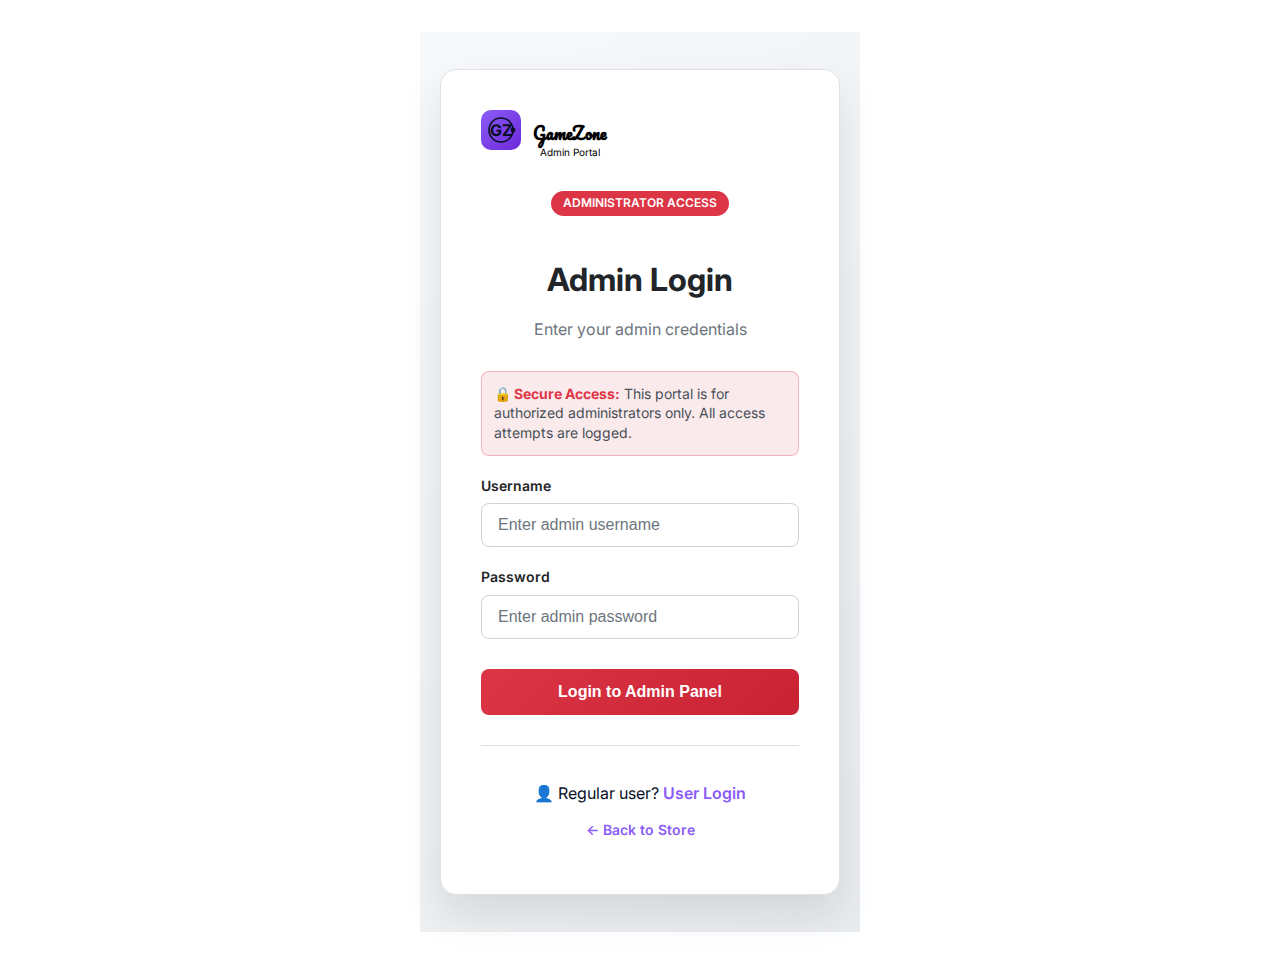
<file: admin-login.html>
<!DOCTYPE html>
<html lang="en">
<head>
    <meta charset="UTF-8">
    <meta name="viewport" content="width=device-width, initial-scale=1.0">
    <title>Admin Login - GameZone</title>
    <link rel="stylesheet" href="style.css">
    <link href="https://fonts.googleapis.com/css2?family=Inter:wght@300;400;600;700&display=swap" rel="stylesheet">
    <link href="https://fonts.googleapis.com/css2?family=Pacifico&display=swap" rel="stylesheet">
    <style>
        .admin-login-container {
            min-height: 100vh;
            display: flex;
            align-items: center;
            justify-content: center;
            background: linear-gradient(135deg, #f8f9fa, #e9ecef);
            padding: 20px;
        }

        .admin-login-card {
            background: #ffffff;
            border: 1px solid #dee2e6;
            border-radius: 16px;
            padding: 40px;
            width: 100%;
            max-width: 400px;
            box-shadow: 0 20px 40px rgba(0, 0, 0, 0.1);
        }

        .admin-login-header {
            text-align: center;
            margin-bottom: 30px;
        }

        .admin-login-header h1 {
            font-size: 2rem;
            color: #212529;
            margin-bottom: 8px;
        }

        .admin-login-header p {
            color: #6c757d;
        }

        .admin-badge {
            background: #dc3545;
            color: white;
            padding: 4px 12px;
            border-radius: 20px;
            font-size: 12px;
            font-weight: 600;
            text-transform: uppercase;
            margin-bottom: 20px;
            display: inline-block;
        }

        .form-group {
            margin-bottom: 20px;
        }

        .form-group label {
            display: block;
            margin-bottom: 8px;
            font-weight: 600;
            color: #212529;
        }

        .form-group input {
            width: 100%;
            padding: 12px 16px;
            border: 1px solid #ced4da;
            border-radius: 8px;
            background: #ffffff;
            color: #212529;
            font-size: 16px;
            transition: all 0.3s ease;
        }

        .form-group input:focus {
            outline: none;
            border-color: #8b5cf6;
            box-shadow: 0 0 0 3px rgba(139, 92, 246, 0.1);
        }

        .form-group input::placeholder {
            color: #6c757d;
        }

        .admin-login-btn {
            width: 100%;
            padding: 14px;
            background: linear-gradient(135deg, #dc3545, #c82333);
            color: white;
            border: none;
            border-radius: 8px;
            font-size: 16px;
            font-weight: 600;
            cursor: pointer;
            transition: all 0.3s ease;
            margin-top: 10px;
        }

        .admin-login-btn:hover {
            transform: translateY(-2px);
            box-shadow: 0 8px 24px rgba(220, 53, 69, 0.3);
        }

        .admin-login-footer {
            text-align: center;
            margin-top: 30px;
            padding-top: 20px;
            border-top: 1px solid #dee2e6;
        }

        .admin-login-footer a {
            color: #8b5cf6;
            text-decoration: none;
            font-weight: 600;
        }

        .admin-login-footer a:hover {
            text-decoration: underline;
        }

        .security-notice {
            background: rgba(220, 53, 69, 0.1);
            border: 1px solid rgba(220, 53, 69, 0.3);
            border-radius: 8px;
            padding: 12px;
            margin-bottom: 20px;
            font-size: 14px;
            color: #495057;
        }

        .security-notice strong {
            color: #dc3545;
        }

        .brand {
            text-align: center;
            margin-bottom: 30px;
        }

        .logo {
            display: inline-block;
            margin-bottom: 10px;
        }

        .error-message {
            background: #dc3545;
            color: white;
            padding: 12px;
            border-radius: 8px;
            margin-bottom: 20px;
            text-align: center;
            font-weight: 600;
            display: none;
        }

        .error-message.show {
            display: block;
        }

        .success-message {
            background: #28a745;
            color: white;
            padding: 12px;
            border-radius: 8px;
            margin-bottom: 20px;
            text-align: center;
            font-weight: 600;
            display: none;
        }

        .success-message.show {
            display: block;
        }

        @media (max-width: 480px) {
            .admin-login-card {
                padding: 30px 20px;
            }
        }
    </style>
</head>
<body>
    <div class="admin-login-container">
        <div class="admin-login-card">
            <div class="brand">
                <div class="logo">
                    <svg class="logo-icon" viewBox="0 0 50 50" xmlns="http://www.w3.org/2000/svg">
                        <circle class="orbit" cx="25" cy="25" r="15" fill="none" stroke="#071024" stroke-width="2" />
                        <circle class="planet" cx="40" cy="25" r="3" fill="#071024" />
                        <text x="25" y="32" font-size="20" font-weight="bold" text-anchor="middle" fill="#071024">GZ</text>
                    </svg>
                </div>
                <div>
                    <h1 style="font-family: 'Pacifico', cursive; margin: 10px 0 0 0;">GameZone</h1>
                    <p style="color: black;">Admin Portal</p>
                </div>
            </div>

            <div class="admin-login-header">
                <span class="admin-badge">Administrator Access</span>
                <h1>Admin Login</h1>
                <p>Enter your admin credentials</p>
            </div>

            <div class="error-message" id="errorMessage"></div>
            <div class="success-message" id="successMessage">Login successful! Redirecting...</div>

            <div class="security-notice">
                <strong>🔒 Secure Access:</strong> This portal is for authorized administrators only. All access attempts are logged.
            </div>

            <form id="adminLoginForm">
                <div class="form-group">
                    <label for="adminUsername">Username</label>
                    <input type="text" id="adminUsername" name="adminUsername" required placeholder="Enter admin username">
                </div>

                <div class="form-group">
                    <label for="adminPassword">Password</label>
                    <input type="password" id="adminPassword" name="adminPassword" required placeholder="Enter admin password">
                </div>

                <button type="submit" class="admin-login-btn">Login to Admin Panel</button>
            </form>

            <div class="admin-login-footer">
                <p>👤 Regular user? <a href="login.html">User Login</a></p>
                <p style="margin-top: 10px; font-size: 14px; color: #6c757d;">
                    <a href="index.html">← Back to Store</a>
                </p>
            </div>
        </div>
    </div>

    <script>
        // Admin login functionality
        document.getElementById('adminLoginForm').addEventListener('submit', function(e) {
            e.preventDefault();
            
            const username = document.getElementById('adminUsername').value;
            const password = document.getElementById('adminPassword').value;
            const errorMessage = document.getElementById('errorMessage');
            const successMessage = document.getElementById('successMessage');
            
            // Hide previous messages
            errorMessage.classList.remove('show');
            successMessage.classList.remove('show');
            
            // Simple admin authentication (in production, use proper authentication)
            if (username === 'vishal' && password === 'vishal1427') {
                // Set admin session
                localStorage.setItem('isAdmin', 'true');
                localStorage.setItem('adminUser', username);
                
                // Show success message
                successMessage.classList.add('show');
                
                // Disable form
                const formElements = document.querySelectorAll('#adminLoginForm input, #adminLoginForm button');
                formElements.forEach(element => element.disabled = true);
                
                // Redirect to admin panel
                setTimeout(() => {
                    window.location.href = 'admin-dashboard-design.html';
                }, 1500);
            } else {
                // Show error message
                errorMessage.textContent = '❌ Invalid credentials. Please try again.';
                errorMessage.classList.add('show');
                
                // Shake animation
                const card = document.querySelector('.admin-login-card');
                card.style.animation = 'shake 0.5s';
                setTimeout(() => {
                    card.style.animation = '';
                }, 500);
            }
        });

        // Add shake animation
        const style = document.createElement('style');
        style.textContent = `
            @keyframes shake {
                0%, 100% { transform: translateX(0); }
                25% { transform: translateX(-10px); }
                75% { transform: translateX(10px); }
            }
        `;
        document.head.appendChild(style);

        // Check if already logged in as admin
        document.addEventListener('DOMContentLoaded', function() {
            if (localStorage.getItem('isAdmin') === 'true') {
                window.location.href = 'admin-dashboard-design.html';
            }
        });
    </script>
</body>
</html>
</file>
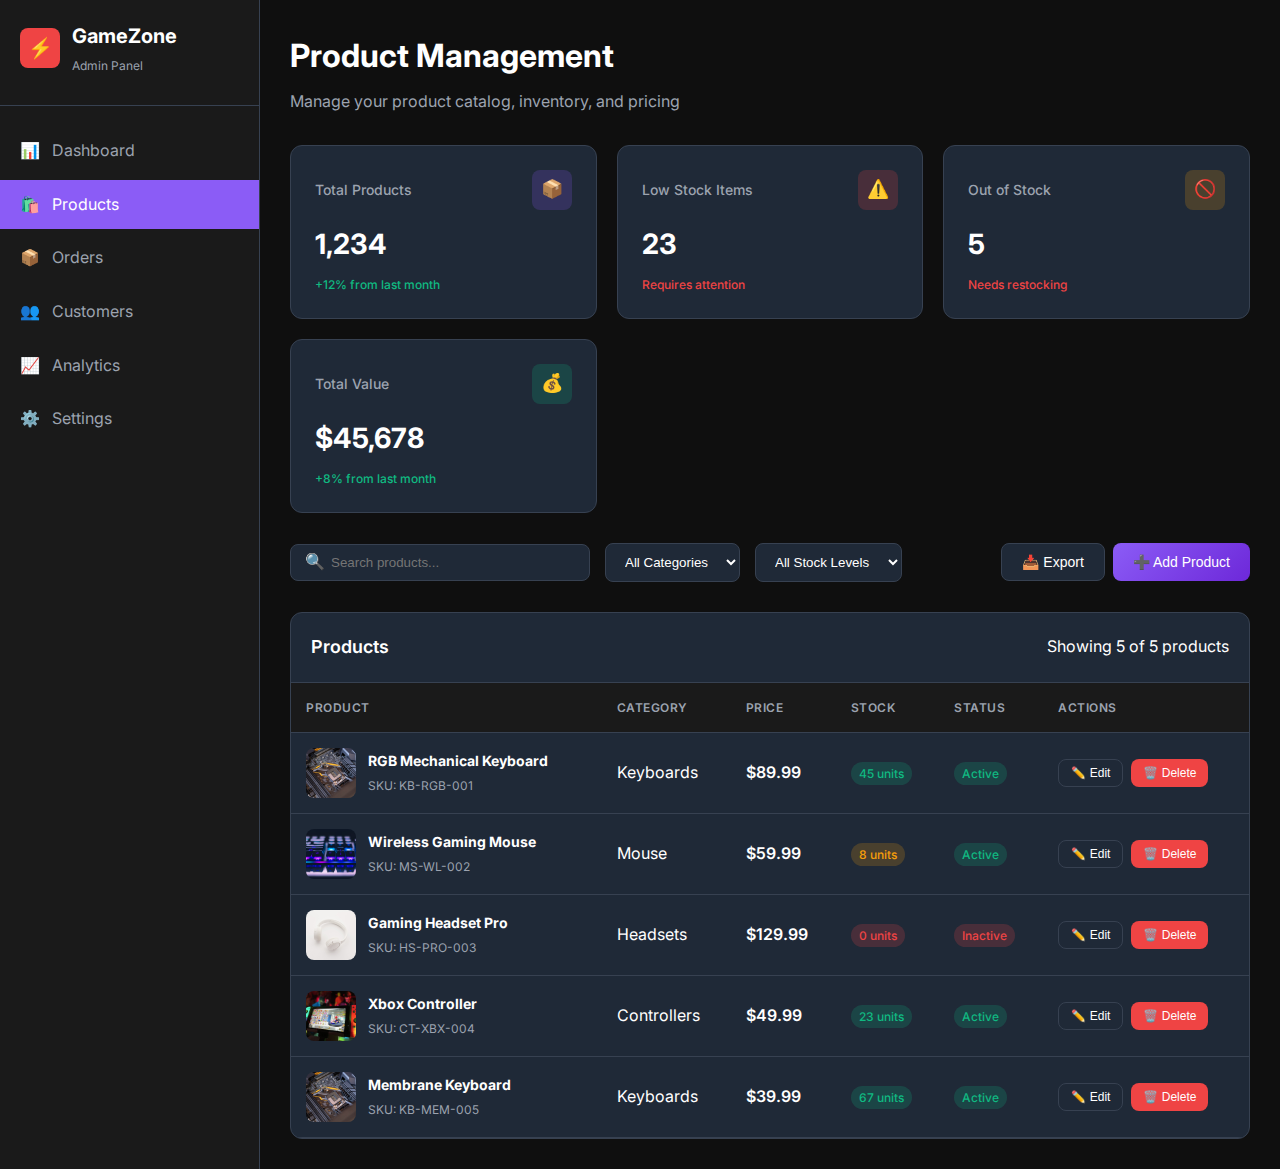
<file: admin-products.html>
<!DOCTYPE html>
<html lang="en">
<head>
    <meta charset="UTF-8">
    <meta name="viewport" content="width=device-width, initial-scale=1.0">
    <title>Product Management - GameZone Admin</title>
    <link href="https://fonts.googleapis.com/css2?family=Inter:wght@300;400;500;600;700&display=swap" rel="stylesheet">
    <style>
        * {
            margin: 0;
            padding: 0;
            box-sizing: border-box;
        }

        :root {
            --primary: #0f0f0f;
            --secondary: #1a1a1a;
            --accent: #8b5cf6;
            --accent-2: #6d28d9;
            --accent-light: #a78bfa;
            --success: #10b981;
            --warning: #f59e0b;
            --danger: #ef4444;
            --info: #3b82f6;
            --text-primary: #ffffff;
            --text-secondary: #9ca3af;
            --border: #374151;
            --bg-card: #1f2937;
            --shadow: rgba(0, 0, 0, 0.3);
            --gradient: linear-gradient(135deg, var(--accent) 0%, var(--accent-2) 100%);
        }

        body {
            font-family: 'Inter', -apple-system, BlinkMacSystemFont, sans-serif;
            background: var(--primary);
            color: var(--text-primary);
            min-height: 100vh;
            line-height: 1.6;
        }

        /* Admin Layout */
        .admin-layout {
            display: flex;
            min-height: 100vh;
        }

        /* Sidebar */
        .sidebar {
            width: 260px;
            background: var(--secondary);
            border-right: 1px solid var(--border);
            padding: 20px 0;
            backdrop-filter: blur(10px);
            transition: width 0.3s ease;
        }

        .sidebar-header {
            padding: 0 20px 30px;
            border-bottom: 1px solid var(--border);
            margin-bottom: 20px;
        }

        .admin-logo {
            display: flex;
            align-items: center;
            gap: 12px;
        }

        .admin-logo-icon {
            width: 40px;
            height: 40px;
            background: var(--danger);
            border-radius: 8px;
            display: flex;
            align-items: center;
            justify-content: center;
            font-size: 20px;
        }

        .admin-logo-text h2 {
            font-size: 20px;
            margin-bottom: 4px;
        }

        .admin-logo-text p {
            font-size: 12px;
            color: var(--text-secondary);
        }

        .sidebar-nav {
            list-style: none;
        }

        .nav-item {
            margin-bottom: 4px;
        }

        .nav-link {
            display: flex;
            align-items: center;
            gap: 12px;
            padding: 12px 20px;
            color: var(--text-secondary);
            text-decoration: none;
            transition: all 0.3s ease;
            border-radius: 0;
        }

        .nav-link:hover, .nav-link.active {
            background: var(--accent);
            color: var(--text-primary);
        }

        .nav-icon {
            width: 20px;
            height: 20px;
            display: flex;
            align-items: center;
            justify-content: center;
        }

        /* Main Content */
        .main-content {
            flex: 1;
            padding: 30px;
            overflow-y: auto;
        }

        .page-header {
            margin-bottom: 30px;
        }

        .page-title {
            font-size: 32px;
            font-weight: 700;
            margin-bottom: 8px;
        }

        .page-subtitle {
            color: var(--text-secondary);
            font-size: 16px;
        }

        /* Action Bar */
        .action-bar {
            display: flex;
            justify-content: space-between;
            align-items: center;
            margin-bottom: 30px;
            flex-wrap: wrap;
            gap: 20px;
        }

        .search-filters {
            display: flex;
            gap: 15px;
            flex-wrap: wrap;
            align-items: center;
        }

        .search-box {
            position: relative;
        }

        .search-input {
            background: var(--bg-card);
            border: 1px solid var(--border);
            border-radius: 8px;
            padding: 10px 15px 10px 40px;
            color: var(--text-primary);
            width: 300px;
            transition: all 0.3s ease;
        }

        .search-input:focus {
            outline: none;
            border-color: var(--accent);
            box-shadow: 0 0 0 3px rgba(139, 92, 246, 0.1);
        }

        .search-icon {
            position: absolute;
            left: 15px;
            top: 50%;
            transform: translateY(-50%);
            color: var(--text-secondary);
        }

        .filter-select {
            background: var(--bg-card);
            border: 1px solid var(--border);
            border-radius: 8px;
            padding: 10px 15px;
            color: var(--text-primary);
            cursor: pointer;
            transition: all 0.3s ease;
        }

        .filter-select:focus {
            outline: none;
            border-color: var(--accent);
        }

        .btn {
            padding: 10px 20px;
            border: none;
            border-radius: 8px;
            font-weight: 500;
            cursor: pointer;
            transition: all 0.3s ease;
            text-decoration: none;
            display: inline-flex;
            align-items: center;
            gap: 8px;
            font-size: 14px;
        }

        .btn-primary {
            background: var(--gradient);
            color: white;
        }

        .btn-primary:hover {
            transform: translateY(-2px);
            box-shadow: 0 10px 20px rgba(139, 92, 246, 0.3);
        }

        .btn-secondary {
            background: var(--bg-card);
            color: var(--text-primary);
            border: 1px solid var(--border);
        }

        .btn-secondary:hover {
            background: var(--border);
        }

        .btn-success {
            background: var(--success);
            color: white;
        }

        .btn-danger {
            background: var(--danger);
            color: white;
        }

        .btn-warning {
            background: var(--warning);
            color: white;
        }

        .btn-sm {
            padding: 6px 12px;
            font-size: 12px;
        }

        /* Stats Cards */
        .stats-grid {
            display: grid;
            grid-template-columns: repeat(auto-fit, minmax(250px, 1fr));
            gap: 20px;
            margin-bottom: 30px;
        }

        .stat-card {
            background: var(--bg-card);
            border: 1px solid var(--border);
            border-radius: 12px;
            padding: 24px;
            transition: all 0.3s ease;
        }

        .stat-card:hover {
            transform: translateY(-2px);
            box-shadow: 0 10px 30px var(--shadow);
        }

        .stat-header {
            display: flex;
            justify-content: space-between;
            align-items: center;
            margin-bottom: 12px;
        }

        .stat-title {
            color: var(--text-secondary);
            font-size: 14px;
            font-weight: 500;
        }

        .stat-icon {
            width: 40px;
            height: 40px;
            border-radius: 8px;
            display: flex;
            align-items: center;
            justify-content: center;
            font-size: 18px;
        }

        .stat-value {
            font-size: 28px;
            font-weight: 700;
            margin-bottom: 8px;
        }

        .stat-change {
            font-size: 12px;
            font-weight: 500;
        }

        .stat-change.positive {
            color: var(--success);
        }

        .stat-change.negative {
            color: var(--danger);
        }

        /* Product Table */
        .product-table-container {
            background: var(--bg-card);
            border: 1px solid var(--border);
            border-radius: 12px;
            overflow: hidden;
        }

        .table-header {
            padding: 20px;
            border-bottom: 1px solid var(--border);
            display: flex;
            justify-content: space-between;
            align-items: center;
        }

        .table-title {
            font-size: 18px;
            font-weight: 600;
        }

        .product-table {
            width: 100%;
            border-collapse: collapse;
        }

        .product-table th {
            background: var(--secondary);
            padding: 15px;
            text-align: left;
            font-weight: 600;
            color: var(--text-secondary);
            font-size: 12px;
            text-transform: uppercase;
            letter-spacing: 0.5px;
            border-bottom: 1px solid var(--border);
        }

        .product-table td {
            padding: 15px;
            border-bottom: 1px solid var(--border);
            vertical-align: middle;
        }

        .product-table tr:hover {
            background: rgba(139, 92, 246, 0.05);
        }

        .product-info {
            display: flex;
            align-items: center;
            gap: 12px;
        }

        .product-image {
            width: 50px;
            height: 50px;
            border-radius: 8px;
            object-fit: cover;
            background: var(--secondary);
        }

        .product-details h4 {
            font-size: 14px;
            margin-bottom: 4px;
        }

        .product-details p {
            font-size: 12px;
            color: var(--text-secondary);
        }

        .stock-badge {
            padding: 4px 8px;
            border-radius: 12px;
            font-size: 12px;
            font-weight: 500;
        }

        .stock-high {
            background: rgba(16, 185, 129, 0.2);
            color: var(--success);
        }

        .stock-medium {
            background: rgba(245, 158, 11, 0.2);
            color: var(--warning);
        }

        .stock-low {
            background: rgba(239, 68, 68, 0.2);
            color: var(--danger);
        }

        .price {
            font-weight: 600;
            font-size: 16px;
        }

        .action-buttons {
            display: flex;
            gap: 8px;
        }

        /* Modal */
        .modal {
            display: none;
            position: fixed;
            top: 0;
            left: 0;
            width: 100%;
            height: 100%;
            background: rgba(0, 0, 0, 0.8);
            z-index: 1000;
            align-items: center;
            justify-content: center;
        }

        .modal.active {
            display: flex;
        }

        .modal-content {
            background: var(--bg-card);
            border: 1px solid var(--border);
            border-radius: 16px;
            width: 90%;
            max-width: 600px;
            max-height: 90vh;
            overflow-y: auto;
        }

        .modal-header {
            padding: 24px;
            border-bottom: 1px solid var(--border);
            display: flex;
            justify-content: space-between;
            align-items: center;
        }

        .modal-title {
            font-size: 20px;
            font-weight: 600;
        }

        .modal-close {
            background: none;
            border: none;
            color: var(--text-secondary);
            font-size: 24px;
            cursor: pointer;
            padding: 4px;
        }

        .modal-body {
            padding: 24px;
        }

        .form-grid {
            display: grid;
            grid-template-columns: repeat(auto-fit, minmax(250px, 1fr));
            gap: 20px;
        }

        .form-group {
            margin-bottom: 20px;
        }

        .form-label {
            display: block;
            margin-bottom: 8px;
            font-weight: 500;
            color: var(--text-secondary);
            font-size: 14px;
        }

        .form-input, .form-select, .form-textarea {
            width: 100%;
            background: var(--secondary);
            border: 1px solid var(--border);
            border-radius: 8px;
            padding: 12px;
            color: var(--text-primary);
            transition: all 0.3s ease;
        }

        .form-input:focus, .form-select:focus, .form-textarea:focus {
            outline: none;
            border-color: var(--accent);
            box-shadow: 0 0 0 3px rgba(139, 92, 246, 0.1);
        }

        .form-textarea {
            resize: vertical;
            min-height: 100px;
        }

        .modal-footer {
            padding: 24px;
            border-top: 1px solid var(--border);
            display: flex;
            justify-content: flex-end;
            gap: 12px;
        }

        /* Toast Notifications */
        .toast-container {
            position: fixed;
            top: 20px;
            right: 20px;
            z-index: 2000;
        }

        .toast {
            background: var(--bg-card);
            border: 1px solid var(--border);
            border-radius: 8px;
            padding: 16px;
            margin-bottom: 12px;
            min-width: 300px;
            display: flex;
            align-items: center;
            gap: 12px;
            animation: slideIn 0.3s ease;
        }

        @keyframes slideIn {
            from {
                transform: translateX(100%);
                opacity: 0;
            }
            to {
                transform: translateX(0);
                opacity: 1;
            }
        }

        .toast.success {
            border-color: var(--success);
            background: rgba(16, 185, 129, 0.1);
        }

        .toast.error {
            border-color: var(--danger);
            background: rgba(239, 68, 68, 0.1);
        }

        .toast.warning {
            border-color: var(--warning);
            background: rgba(245, 158, 11, 0.1);
        }

        /* Responsive */
        @media (max-width: 768px) {
            .sidebar {
                position: fixed;
                left: -260px;
                z-index: 999;
                height: 100vh;
            }

            .sidebar.active {
                left: 0;
            }

            .main-content {
                padding: 20px;
            }

            .action-bar {
                flex-direction: column;
                align-items: stretch;
            }

            .search-filters {
                flex-direction: column;
            }

            .search-input {
                width: 100%;
            }

            .stats-grid {
                grid-template-columns: 1fr;
            }

            .product-table-container {
                overflow-x: auto;
            }

            .form-grid {
                grid-template-columns: 1fr;
            }
        }
    </style>
</head>
<body>
    <div class="admin-layout">
        <!-- Sidebar -->
        <aside class="sidebar" id="sidebar">
            <div class="sidebar-header">
                <div class="admin-logo">
                    <div class="admin-logo-icon">⚡</div>
                    <div class="admin-logo-text">
                        <h2>GameZone</h2>
                        <p>Admin Panel</p>
                    </div>
                </div>
            </div>
            <nav>
                <ul class="sidebar-nav">
                    <li class="nav-item">
                        <a href="admin-dashboard.html" class="nav-link">
                            <span class="nav-icon">📊</span>
                            <span>Dashboard</span>
                        </a>
                    </li>
                    <li class="nav-item">
                        <a href="admin-products.html" class="nav-link active">
                            <span class="nav-icon">🛍️</span>
                            <span>Products</span>
                        </a>
                    </li>
                    <li class="nav-item">
                        <a href="admin-orders.html" class="nav-link">
                            <span class="nav-icon">📦</span>
                            <span>Orders</span>
                        </a>
                    </li>
                    <li class="nav-item">
                        <a href="admin-customers.html" class="nav-link">
                            <span class="nav-icon">👥</span>
                            <span>Customers</span>
                        </a>
                    </li>
                    <li class="nav-item">
                        <a href="admin-analytics.html" class="nav-link">
                            <span class="nav-icon">📈</span>
                            <span>Analytics</span>
                        </a>
                    </li>
                    <li class="nav-item">
                        <a href="admin-settings.html" class="nav-link">
                            <span class="nav-icon">⚙️</span>
                            <span>Settings</span>
                        </a>
                    </li>
                </ul>
            </nav>
        </aside>

        <!-- Main Content -->
        <main class="main-content">
            <div class="page-header">
                <h1 class="page-title">Product Management</h1>
                <p class="page-subtitle">Manage your product catalog, inventory, and pricing</p>
            </div>

            <!-- Stats Cards -->
            <div class="stats-grid">
                <div class="stat-card">
                    <div class="stat-header">
                        <span class="stat-title">Total Products</span>
                        <div class="stat-icon" style="background: rgba(139, 92, 246, 0.2); color: var(--accent);">
                            📦
                        </div>
                    </div>
                    <div class="stat-value">1,234</div>
                    <div class="stat-change positive">+12% from last month</div>
                </div>
                <div class="stat-card">
                    <div class="stat-header">
                        <span class="stat-title">Low Stock Items</span>
                        <div class="stat-icon" style="background: rgba(239, 68, 68, 0.2); color: var(--danger);">
                            ⚠️
                        </div>
                    </div>
                    <div class="stat-value">23</div>
                    <div class="stat-change negative">Requires attention</div>
                </div>
                <div class="stat-card">
                    <div class="stat-header">
                        <span class="stat-title">Out of Stock</span>
                        <div class="stat-icon" style="background: rgba(245, 158, 11, 0.2); color: var(--warning);">
                            🚫
                        </div>
                    </div>
                    <div class="stat-value">5</div>
                    <div class="stat-change negative">Needs restocking</div>
                </div>
                <div class="stat-card">
                    <div class="stat-header">
                        <span class="stat-title">Total Value</span>
                        <div class="stat-icon" style="background: rgba(16, 185, 129, 0.2); color: var(--success);">
                            💰
                        </div>
                    </div>
                    <div class="stat-value">$45,678</div>
                    <div class="stat-change positive">+8% from last month</div>
                </div>
            </div>

            <!-- Action Bar -->
            <div class="action-bar">
                <div class="search-filters">
                    <div class="search-box">
                        <span class="search-icon">🔍</span>
                        <input type="text" class="search-input" placeholder="Search products..." id="searchInput">
                    </div>
                    <select class="filter-select" id="categoryFilter">
                        <option value="">All Categories</option>
                        <option value="keyboards">Keyboards</option>
                        <option value="headsets">Headsets</option>
                        <option value="controllers">Controllers</option>
                        <option value="mouse">Mouse</option>
                    </select>
                    <select class="filter-select" id="stockFilter">
                        <option value="">All Stock Levels</option>
                        <option value="in-stock">In Stock</option>
                        <option value="low-stock">Low Stock</option>
                        <option value="out-of-stock">Out of Stock</option>
                    </select>
                </div>
                <div class="action-buttons">
                    <button class="btn btn-secondary" onclick="exportProducts()">
                        📥 Export
                    </button>
                    <button class="btn btn-primary" onclick="openProductModal()">
                        ➕ Add Product
                    </button>
                </div>
            </div>

            <!-- Product Table -->
            <div class="product-table-container">
                <div class="table-header">
                    <h3 class="table-title">Products</h3>
                    <span id="productCount">Showing 10 of 1,234 products</span>
                </div>
                <table class="product-table">
                    <thead>
                        <tr>
                            <th>Product</th>
                            <th>Category</th>
                            <th>Price</th>
                            <th>Stock</th>
                            <th>Status</th>
                            <th>Actions</th>
                        </tr>
                    </thead>
                    <tbody id="productTableBody">
                        <!-- Products will be dynamically loaded here -->
                    </tbody>
                </table>
            </div>
        </main>
    </div>

    <!-- Product Modal -->
    <div class="modal" id="productModal">
        <div class="modal-content">
            <div class="modal-header">
                <h3 class="modal-title" id="modalTitle">Add New Product</h3>
                <button class="modal-close" onclick="closeProductModal()">×</button>
            </div>
            <form id="productForm">
                <div class="modal-body">
                    <div class="form-grid">
                        <div class="form-group">
                            <label class="form-label">Product Name *</label>
                            <input type="text" class="form-input" id="productName" required>
                        </div>
                        <div class="form-group">
                            <label class="form-label">Category *</label>
                            <select class="form-select" id="productCategory" required>
                                <option value="">Select Category</option>
                                <option value="keyboards">Keyboards</option>
                                <option value="headsets">Headsets</option>
                                <option value="controllers">Controllers</option>
                                <option value="mouse">Mouse</option>
                            </select>
                        </div>
                        <div class="form-group">
                            <label class="form-label">Price *</label>
                            <input type="number" class="form-input" id="productPrice" step="0.01" min="0" required>
                        </div>
                        <div class="form-group">
                            <label class="form-label">Stock Quantity *</label>
                            <input type="number" class="form-input" id="productStock" min="0" required>
                        </div>
                        <div class="form-group">
                            <label class="form-label">SKU</label>
                            <input type="text" class="form-input" id="productSKU">
                        </div>
                        <div class="form-group">
                            <label class="form-label">Status</label>
                            <select class="form-select" id="productStatus">
                                <option value="active">Active</option>
                                <option value="inactive">Inactive</option>
                                <option value="draft">Draft</option>
                            </select>
                        </div>
                    </div>
                    <div class="form-group">
                        <label class="form-label">Description</label>
                        <textarea class="form-textarea" id="productDescription"></textarea>
                    </div>
                    <div class="form-group">
                        <label class="form-label">Product Image URL</label>
                        <input type="url" class="form-input" id="productImage" placeholder="https://example.com/image.jpg">
                    </div>
                </div>
                <div class="modal-footer">
                    <button type="button" class="btn btn-secondary" onclick="closeProductModal()">Cancel</button>
                    <button type="submit" class="btn btn-primary">Save Product</button>
                </div>
            </form>
        </div>
    </div>

    <!-- Toast Container -->
    <div class="toast-container" id="toastContainer"></div>

    <script>
        // Sample product data
        let products = [
            {
                id: 1,
                name: "RGB Mechanical Keyboard",
                category: "keyboards",
                price: 89.99,
                stock: 45,
                status: "active",
                image: "images/keyboard.jpg",
                description: "High-quality mechanical keyboard with RGB lighting",
                sku: "KB-RGB-001"
            },
            {
                id: 2,
                name: "Wireless Gaming Mouse",
                category: "mouse",
                price: 59.99,
                stock: 8,
                status: "active",
                image: "images/mouse.jpg",
                description: "Precision wireless gaming mouse",
                sku: "MS-WL-002"
            },
            {
                id: 3,
                name: "Gaming Headset Pro",
                category: "headsets",
                price: 129.99,
                stock: 0,
                status: "inactive",
                image: "images/headset.jpg",
                description: "Professional gaming headset with 7.1 surround sound",
                sku: "HS-PRO-003"
            },
            {
                id: 4,
                name: "Xbox Controller",
                category: "controllers",
                price: 49.99,
                stock: 23,
                status: "active",
                image: "images/controller.jpg",
                description: "Official Xbox wireless controller",
                sku: "CT-XBX-004"
            },
            {
                id: 5,
                name: "Membrane Keyboard",
                category: "keyboards",
                price: 39.99,
                stock: 67,
                status: "active",
                image: "images/keyboard.jpg",
                description: "Quiet membrane keyboard for office use",
                sku: "KB-MEM-005"
            }
        ];

        let editingProductId = null;

        // Initialize the page
        document.addEventListener('DOMContentLoaded', function() {
            renderProducts();
            updateStats();
        });

        // Render products table
        function renderProducts(filteredProducts = products) {
            const tbody = document.getElementById('productTableBody');
            tbody.innerHTML = '';

            filteredProducts.forEach(product => {
                const row = document.createElement('tr');
                row.innerHTML = `
                    <td>
                        <div class="product-info">
                            <img src="${product.image}" alt="${product.name}" class="product-image">
                            <div class="product-details">
                                <h4>${product.name}</h4>
                                <p>SKU: ${product.sku}</p>
                            </div>
                        </div>
                    </td>
                    <td>${product.category.charAt(0).toUpperCase() + product.category.slice(1)}</td>
                    <td class="price">$${product.price.toFixed(2)}</td>
                    <td>
                        <span class="stock-badge ${getStockClass(product.stock)}">
                            ${product.stock} units
                        </span>
                    </td>
                    <td>
                        <span class="stock-badge ${product.status === 'active' ? 'stock-high' : 'stock-low'}">
                            ${product.status.charAt(0).toUpperCase() + product.status.slice(1)}
                        </span>
                    </td>
                    <td>
                        <div class="action-buttons">
                            <button class="btn btn-sm btn-secondary" onclick="editProduct(${product.id})">
                                ✏️ Edit
                            </button>
                            <button class="btn btn-sm btn-danger" onclick="deleteProduct(${product.id})">
                                🗑️ Delete
                            </button>
                        </div>
                    </td>
                `;
                tbody.appendChild(row);
            });

            document.getElementById('productCount').textContent = 
                `Showing ${filteredProducts.length} of ${products.length} products`;
        }

        // Get stock level class
        function getStockClass(stock) {
            if (stock === 0) return 'stock-low';
            if (stock < 10) return 'stock-medium';
            return 'stock-high';
        }

        // Update statistics
        function updateStats() {
            const totalProducts = products.length;
            const lowStock = products.filter(p => p.stock > 0 && p.stock < 10).length;
            const outOfStock = products.filter(p => p.stock === 0).length;
            const totalValue = products.reduce((sum, p) => sum + (p.price * p.stock), 0);

            // Update stat cards (in real app, this would update the DOM)
            console.log('Stats updated:', { totalProducts, lowStock, outOfStock, totalValue });
        }

        // Search functionality
        document.getElementById('searchInput').addEventListener('input', function(e) {
            const searchTerm = e.target.value.toLowerCase();
            const filtered = products.filter(product => 
                product.name.toLowerCase().includes(searchTerm) ||
                product.sku.toLowerCase().includes(searchTerm)
            );
            renderProducts(filtered);
        });

        // Category filter
        document.getElementById('categoryFilter').addEventListener('change', function(e) {
            const category = e.target.value;
            const filtered = category ? products.filter(p => p.category === category) : products;
            renderProducts(filtered);
        });

        // Stock filter
        document.getElementById('stockFilter').addEventListener('change', function(e) {
            const filter = e.target.value;
            let filtered = products;
            
            if (filter === 'in-stock') {
                filtered = products.filter(p => p.stock > 10);
            } else if (filter === 'low-stock') {
                filtered = products.filter(p => p.stock > 0 && p.stock <= 10);
            } else if (filter === 'out-of-stock') {
                filtered = products.filter(p => p.stock === 0);
            }
            
            renderProducts(filtered);
        });

        // Product modal functions
        function openProductModal(productId = null) {
            const modal = document.getElementById('productModal');
            const modalTitle = document.getElementById('modalTitle');
            const form = document.getElementById('productForm');
            
            editingProductId = productId;
            
            if (productId) {
                const product = products.find(p => p.id === productId);
                modalTitle.textContent = 'Edit Product';
                
                // Fill form with product data
                document.getElementById('productName').value = product.name;
                document.getElementById('productCategory').value = product.category;
                document.getElementById('productPrice').value = product.price;
                document.getElementById('productStock').value = product.stock;
                document.getElementById('productSKU').value = product.sku;
                document.getElementById('productStatus').value = product.status;
                document.getElementById('productDescription').value = product.description;
                document.getElementById('productImage').value = product.image;
            } else {
                modalTitle.textContent = 'Add New Product';
                form.reset();
            }
            
            modal.classList.add('active');
        }

        function closeProductModal() {
            const modal = document.getElementById('productModal');
            modal.classList.remove('active');
            editingProductId = null;
        }

        function editProduct(productId) {
            openProductModal(productId);
        }

        function deleteProduct(productId) {
            if (confirm('Are you sure you want to delete this product?')) {
                products = products.filter(p => p.id !== productId);
                renderProducts();
                updateStats();
                showToast('Product deleted successfully', 'success');
            }
        }

        // Form submission
        document.getElementById('productForm').addEventListener('submit', function(e) {
            e.preventDefault();
            
            const formData = {
                name: document.getElementById('productName').value,
                category: document.getElementById('productCategory').value,
                price: parseFloat(document.getElementById('productPrice').value),
                stock: parseInt(document.getElementById('productStock').value),
                sku: document.getElementById('productSKU').value || `SKU-${Date.now()}`,
                status: document.getElementById('productStatus').value,
                description: document.getElementById('productDescription').value,
                image: document.getElementById('productImage').value || 'images/product-placeholder.jpg'
            };
            
            if (editingProductId) {
                // Update existing product
                const index = products.findIndex(p => p.id === editingProductId);
                products[index] = { ...products[index], ...formData };
                showToast('Product updated successfully', 'success');
            } else {
                // Add new product
                const newProduct = {
                    id: Math.max(...products.map(p => p.id)) + 1,
                    ...formData
                };
                products.push(newProduct);
                showToast('Product added successfully', 'success');
            }
            
            renderProducts();
            updateStats();
            closeProductModal();
        });

        // Export products
        function exportProducts() {
            const csv = [
                ['Name', 'Category', 'Price', 'Stock', 'Status', 'SKU'],
                ...products.map(p => [p.name, p.category, p.price, p.stock, p.status, p.sku])
            ].map(row => row.join(',')).join('\n');
            
            const blob = new Blob([csv], { type: 'text/csv' });
            const url = window.URL.createObjectURL(blob);
            const a = document.createElement('a');
            a.href = url;
            a.download = 'products.csv';
            a.click();
            
            showToast('Products exported successfully', 'success');
        }

        // Toast notifications
        function showToast(message, type = 'success') {
            const container = document.getElementById('toastContainer');
            const toast = document.createElement('div');
            toast.className = `toast ${type}`;
            
            const icon = type === 'success' ? '✅' : type === 'error' ? '❌' : '⚠️';
            toast.innerHTML = `
                <span>${icon}</span>
                <span>${message}</span>
            `;
            
            container.appendChild(toast);
            
            setTimeout(() => {
                toast.remove();
            }, 3000);
        }

        // Close modal on outside click
        document.getElementById('productModal').addEventListener('click', function(e) {
            if (e.target === this) {
                closeProductModal();
            }
        });
    </script>
</body>
</html>
</file>
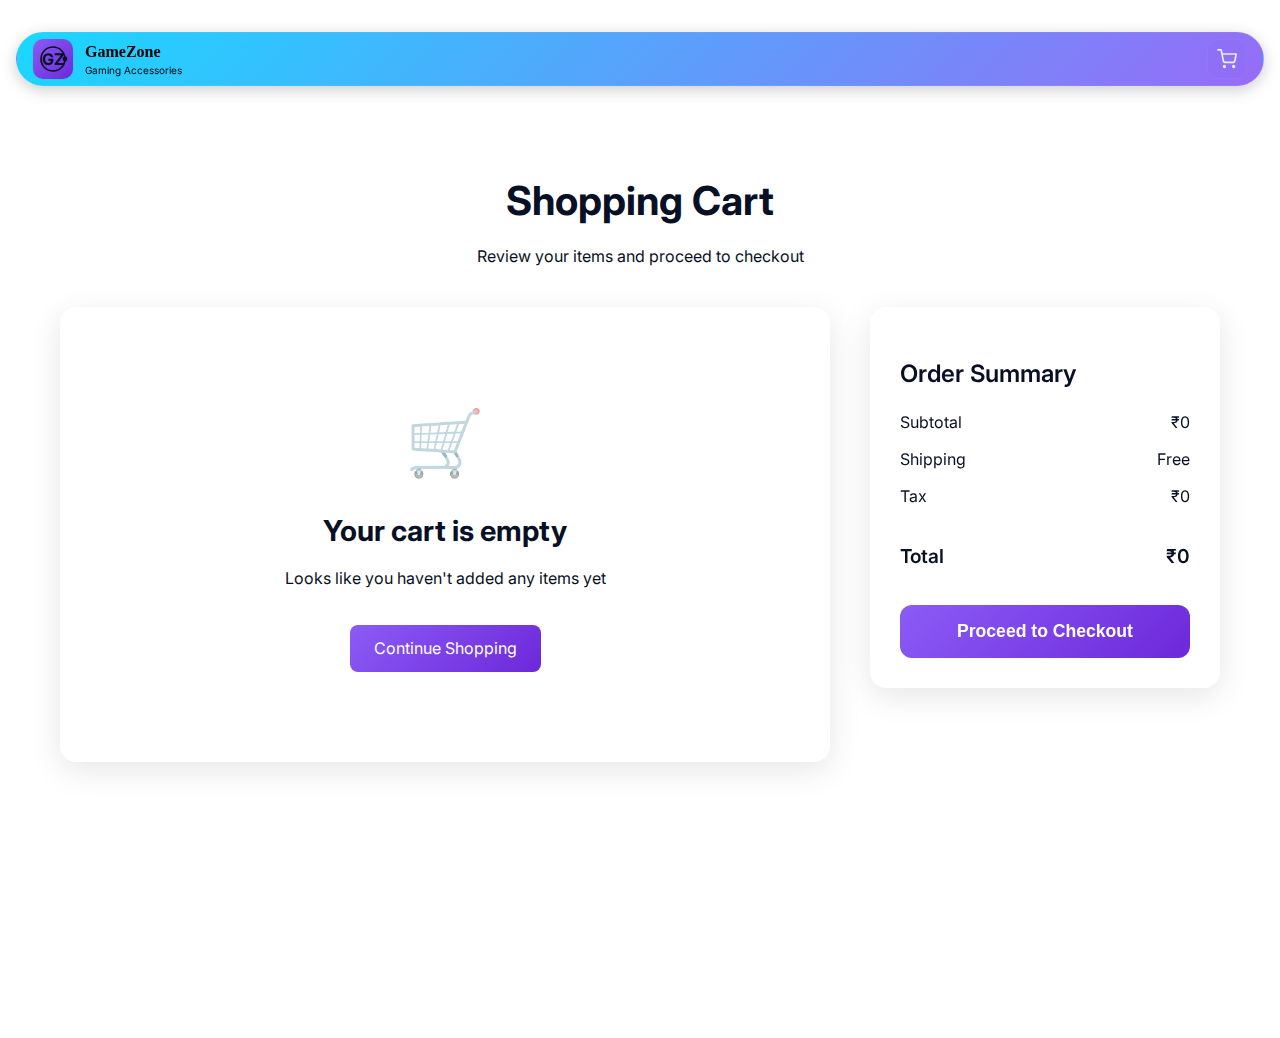
<file: cart.html>
<!DOCTYPE html>
<html lang="en">
<head>
    <meta charset="UTF-8">
    <meta name="viewport" content="width=device-width, initial-scale=1.0">
    <title>Shopping Cart - GameZone</title>
    <link rel="stylesheet" href="style.css">
    <link href="https://fonts.googleapis.com/css2?family=Inter:wght@300;400;600;700&display=swap" rel="stylesheet">
    <style>
        /* Cart specific styles */
        .cart-page {
            max-width: 1200px;
            margin: 0 auto;
            padding: 40px 20px;
            min-height: 100vh;
        }

        .cart-header {
            text-align: center;
            margin-bottom: 40px;
        }

        .cart-header h1 {
            font-size: 2.5rem;
            color: var(--text-primary);
            margin-bottom: 10px;
        }

        .cart-container {
            display: grid;
            grid-template-columns: 1fr 350px;
            gap: 40px;
            margin-top: 30px;
        }

        .cart-items {
            background: var(--bg-secondary);
            border-radius: 16px;
            padding: 30px;
            box-shadow: 0 8px 32px rgba(0, 0, 0, 0.1);
        }

        .cart-item {
            display: flex;
            gap: 20px;
            padding: 20px;
            border-bottom: 1px solid var(--border-color);
            transition: all 0.3s ease;
        }

        .cart-item:hover {
            background: rgba(139, 92, 246, 0.05);
            border-radius: 12px;
        }

        .cart-item:last-child {
            border-bottom: none;
        }

        .cart-item-image {
            width: 100px;
            height: 100px;
            border-radius: 12px;
            object-fit: cover;
            background: var(--bg-tertiary);
        }

        .cart-item-details {
            flex: 1;
        }

        .cart-item-name {
            font-size: 1.2rem;
            font-weight: 600;
            color: var(--text-primary);
            margin-bottom: 8px;
        }

        .cart-item-price {
            font-size: 1.1rem;
            color: var(--accent);
            font-weight: 600;
            margin-bottom: 12px;
        }

        .cart-item-quantity {
            display: flex;
            align-items: center;
            gap: 12px;
        }

        .quantity-controls {
            display: flex;
            align-items: center;
            gap: 8px;
            background: var(--bg-tertiary);
            border-radius: 8px;
            padding: 4px;
        }

        .quantity-btn {
            width: 28px;
            height: 28px;
            border: none;
            background: var(--accent);
            color: white;
            border-radius: 6px;
            cursor: pointer;
            font-size: 16px;
            display: flex;
            align-items: center;
            justify-content: center;
            transition: all 0.3s ease;
        }

        .quantity-btn:hover {
            background: var(--accent-2);
            transform: scale(1.1);
        }

        .quantity-display {
            min-width: 40px;
            text-align: center;
            font-weight: 600;
            color: var(--text-primary);
        }

        .remove-item {
            background: #dc3545;
            color: white;
            border: none;
            padding: 8px 16px;
            border-radius: 8px;
            cursor: pointer;
            font-size: 14px;
            transition: all 0.3s ease;
        }

        .remove-item:hover {
            background: #c82333;
            transform: translateY(-2px);
        }

        .cart-summary {
            background: var(--bg-secondary);
            border-radius: 16px;
            padding: 30px;
            box-shadow: 0 8px 32px rgba(0, 0, 0, 0.1);
            height: fit-content;
            position: sticky;
            top: 20px;
        }

        .summary-title {
            font-size: 1.5rem;
            font-weight: 600;
            color: var(--text-primary);
            margin-bottom: 20px;
        }

        .summary-row {
            display: flex;
            justify-content: space-between;
            margin-bottom: 15px;
            color: var(--text-secondary);
        }

        .summary-row.total {
            border-top: 2px solid var(--border-color);
            padding-top: 15px;
            margin-top: 20px;
            font-size: 1.2rem;
            font-weight: 600;
            color: var(--text-primary);
        }

        .checkout-btn {
            width: 100%;
            padding: 16px;
            background: linear-gradient(135deg, var(--accent), var(--accent-2));
            color: white;
            border: none;
            border-radius: 12px;
            font-size: 1.1rem;
            font-weight: 600;
            cursor: pointer;
            transition: all 0.3s ease;
            margin-top: 20px;
        }

        .checkout-btn:hover {
            transform: translateY(-2px);
            box-shadow: 0 8px 24px rgba(139, 92, 246, 0.3);
        }

        .empty-cart {
            text-align: center;
            padding: 60px 20px;
            color: var(--text-secondary);
        }

        .empty-cart-icon {
            font-size: 4rem;
            margin-bottom: 20px;
            opacity: 0.5;
        }

        .empty-cart h2 {
            font-size: 1.8rem;
            margin-bottom: 10px;
            color: var(--text-primary);
        }

        .continue-shopping {
            background: linear-gradient(135deg, var(--accent), var(--accent-2));
            color: white;
            padding: 12px 24px;
            border: none;
            border-radius: 8px;
            text-decoration: none;
            display: inline-block;
            margin-top: 20px;
            transition: all 0.3s ease;
        }

        .continue-shopping:hover {
            transform: translateY(-2px);
            box-shadow: 0 4px 12px rgba(139, 92, 246, 0.3);
        }

        @media (max-width: 768px) {
            .cart-container {
                grid-template-columns: 1fr;
            }

            .cart-item {
                flex-direction: column;
                text-align: center;
            }

            .cart-item-image {
                margin: 0 auto;
            }

            .cart-summary {
                position: static;
            }
        }
    </style>
</head>
<body>
    <div class="wrap">
        <header>
            <div class="brand">
                <div class="logo">
                    <svg class="logo-icon" viewBox="0 0 50 50" xmlns="http://www.w3.org/2000/svg">
                        <circle class="orbit" cx="25" cy="25" r="15" fill="none" stroke="#071024" stroke-width="2" />
                        <circle class="planet" cx="40" cy="25" r="3" fill="#071024" />
                        <text x="25" y="32" font-size="20" font-weight="bold" text-anchor="middle" fill="#071024">GZ</text>
                    </svg>
                </div>
                <div>
                    <h1 style="font-family: 'Pacifico', cursive">GameZone</h1>
                    <p style="color: black;">Gaming Accessories</p>
                </div>
            </div>

            <div class="header-controls">
              <button class="profile-btn" id="profileBtn" aria-label="Profile" onclick="window.location.href='user/profile.html'" style="display: none;">
                <svg width="20" height="20" viewBox="0 0 24 24" fill="none" stroke="currentColor" stroke-width="2"
                  stroke-linecap="round" stroke-linejoin="round">
                  <path d="M20 21v-2a4 4 0 0 0-4-4H8a4 4 0 0 0-4 4v2"></path>
                  <circle cx="12" cy="7" r="4"></circle>
                </svg>
                <span class="profile-name" id="profileName">Profile</span>
              </button>

              <button class="cart-btn" aria-label="Cart" onclick="window.location.href='cart.html'">
                <svg width="20" height="20" viewBox="0 0 24 24" fill="none" stroke="currentColor" stroke-width="2"
                    stroke-linecap="round" stroke-linejoin="round">
                    <circle cx="9" cy="21" r="1"></circle>
                    <circle cx="20" cy="21" r="1"></circle>
                    <path d="M1 1h4l2.68 13.39a2 2 0 0 0 2 1.61h9.72a2 2 0 0 0 2-1.61L23 6H6"></path>
                </svg>
                <span class="cart-badge">0</span>
            </button>
        </header>

        <main class="cart-page">
            <div class="cart-header">
                <h1>Shopping Cart</h1>
                <p>Review your items and proceed to checkout</p>
            </div>

            <div class="cart-container">
                <div class="cart-items" id="cartItems">
                    <!-- Cart items will be dynamically added here -->
                </div>

                <div class="cart-summary">
                    <h2 class="summary-title">Order Summary</h2>
                    <div class="summary-row">
                        <span>Subtotal</span>
                        <span id="subtotal">₹0</span>
                    </div>
                    <div class="summary-row">
                        <span>Shipping</span>
                        <span>Free</span>
                    </div>
                    <div class="summary-row">
                        <span>Tax</span>
                        <span id="tax">₹0</span>
                    </div>
                    <div class="summary-row total">
                        <span>Total</span>
                        <span id="total">₹0</span>
                    </div>
                    <button class="checkout-btn" onclick="proceedToCheckout()">Proceed to Checkout</button>
                </div>
            </div>
        </main>
    </div>

    <script>
        // Cart functionality
        let cart = [];

        // Initialize cart from localStorage
        function initializeCart() {
            const savedCart = localStorage.getItem('gamezone_cart');
            if (savedCart) {
                cart = JSON.parse(savedCart);
            }
            renderCart();
            updateCartBadge();
        }

        // Render cart items
        function renderCart() {
            const cartItemsContainer = document.getElementById('cartItems');
            
            if (cart.length === 0) {
                cartItemsContainer.innerHTML = `
                    <div class="empty-cart">
                        <div class="empty-cart-icon">🛒</div>
                        <h2>Your cart is empty</h2>
                        <p>Looks like you haven't added any items yet</p>
                        <a href="index.html" class="continue-shopping">Continue Shopping</a>
                    </div>
                `;
                updateSummary();
                return;
            }

            cartItemsContainer.innerHTML = cart.map((item, index) => `
                <div class="cart-item">
                    <img src="${item.image || 'images/product-placeholder.jpg'}" alt="${item.name}" class="cart-item-image">
                    <div class="cart-item-details">
                        <div class="cart-item-name">${item.name}</div>
                        <div class="cart-item-price">${item.price}</div>
                        <div class="cart-item-quantity">
                            <div class="quantity-controls">
                                <button class="quantity-btn" onclick="updateQuantity(${index}, -1)">−</button>
                                <span class="quantity-display">${item.quantity}</span>
                                <button class="quantity-btn" onclick="updateQuantity(${index}, 1)">+</button>
                            </div>
                            <button class="remove-item" onclick="removeItem(${index})">Remove</button>
                        </div>
                    </div>
                </div>
            `).join('');

            updateSummary();
        }

        // Update item quantity
        function updateQuantity(index, change) {
            cart[index].quantity += change;
            if (cart[index].quantity <= 0) {
                removeItem(index);
            } else {
                saveCart();
                renderCart();
            }
        }

        // Remove item from cart
        function removeItem(index) {
            cart.splice(index, 1);
            saveCart();
            renderCart();
            updateCartBadge();
        }

        // Save cart to localStorage
        function saveCart() {
            localStorage.setItem('gamezone_cart', JSON.stringify(cart));
            updateCartBadge();
        }

        // Update cart badge
        function updateCartBadge() {
            const cartBadge = document.querySelector('.cart-badge');
            const totalCount = cart.reduce((sum, item) => sum + item.quantity, 0);
            
            if (cartBadge) {
                cartBadge.textContent = totalCount;
                if (totalCount > 0) {
                    cartBadge.style.display = 'inline-block';
                } else {
                    cartBadge.style.display = 'none';
                }
            }
        }

        // Update order summary
        function updateSummary() {
            const subtotal = cart.reduce((sum, item) => {
                const price = parseInt(item.price.replace('₹', '').replace(',', ''));
                return sum + (price * item.quantity);
            }, 0);
            
            const tax = Math.round(subtotal * 0.18); // 18% GST
            const total = subtotal + tax;

            document.getElementById('subtotal').textContent = `₹${subtotal.toLocaleString('en-IN')}`;
            document.getElementById('tax').textContent = `₹${tax.toLocaleString('en-IN')}`;
            document.getElementById('total').textContent = `₹${total.toLocaleString('en-IN')}`;
        }

        // Proceed to checkout
        function proceedToCheckout() {
            if (cart.length === 0) {
                alert('Your cart is empty!');
                return;
            }
            // You can redirect to a checkout page here
            alert('Proceeding to checkout... (Checkout page to be implemented)');
        }

        // Initialize on page load
        document.addEventListener('DOMContentLoaded', initializeCart);
    </script>
</body>
</html>
</file>
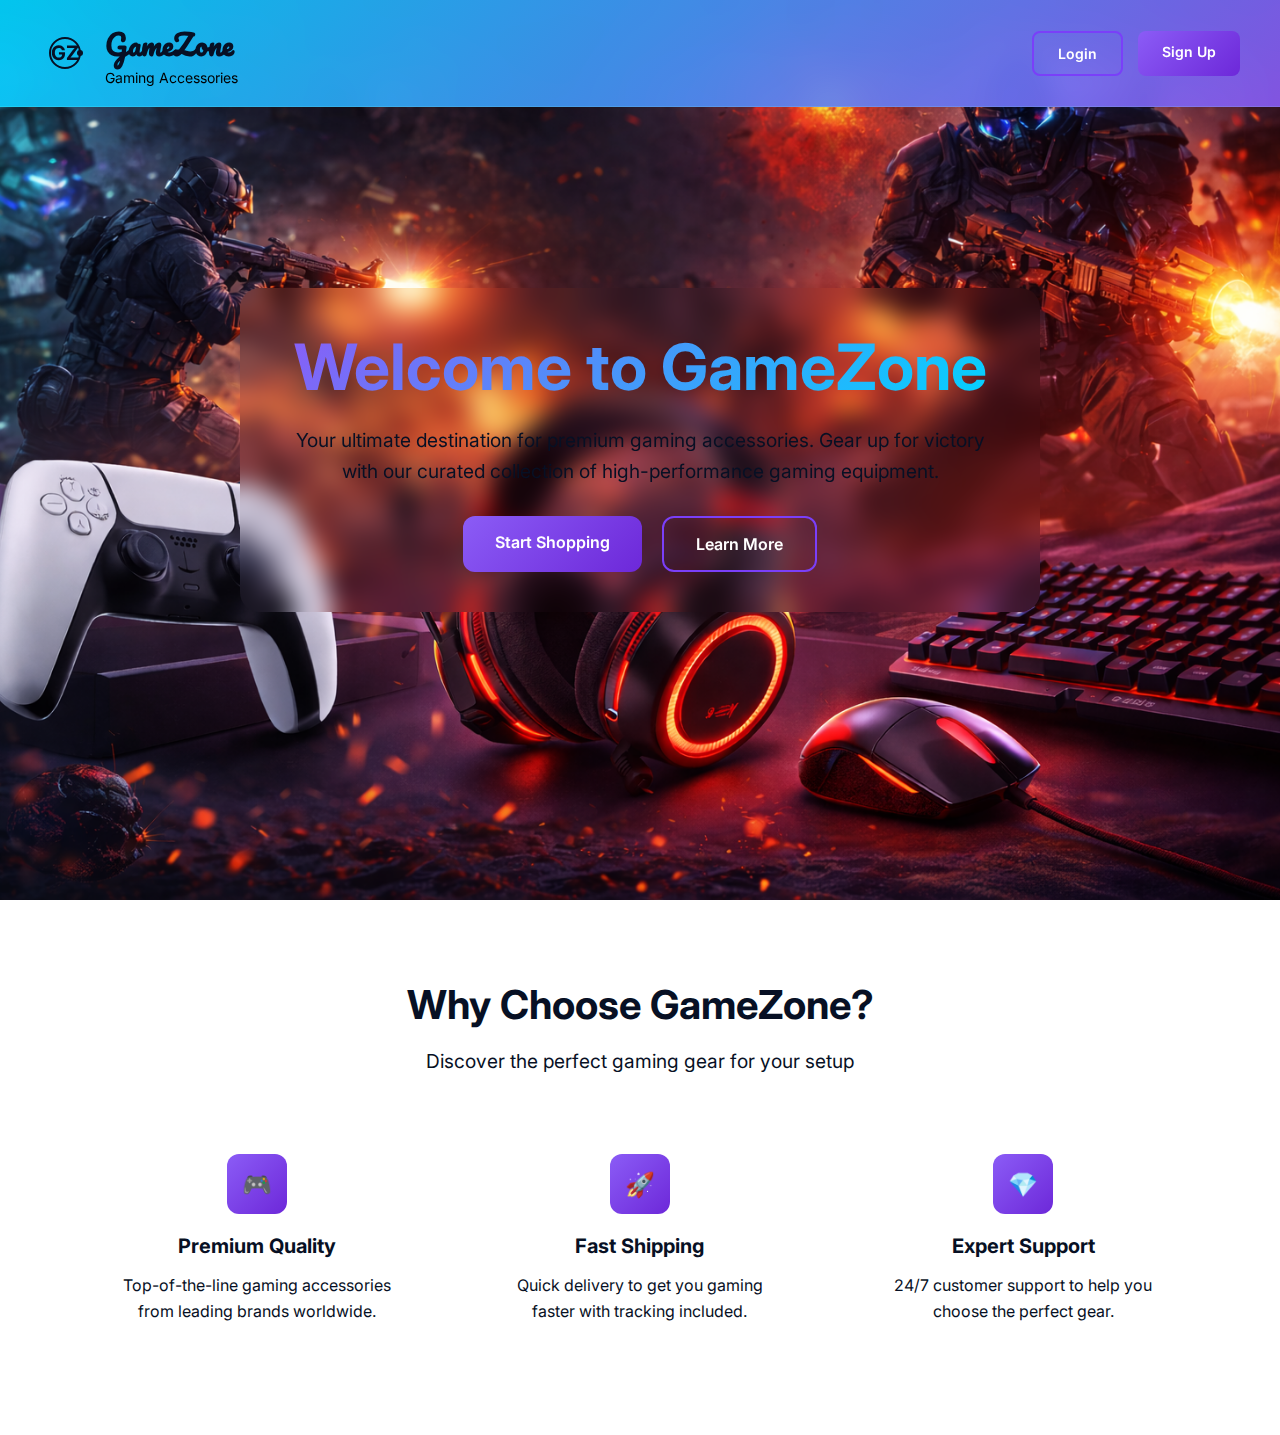
<file: intro.html>
<!DOCTYPE html>
<html lang="en">
<head>
    <meta charset="UTF-8">
    <meta name="viewport" content="width=device-width, initial-scale=1.0">
    <title>GameZone - Welcome</title>
    <link rel="icon" type="image/svg+xml" href="favicon.svg">
    <link href="https://fonts.googleapis.com/css2?family=Inter:wght@300;400;600;700&family=Pacifico&display=swap" rel="stylesheet">
    <style>
        * {
            margin: 0;
            padding: 0;
            box-sizing: border-box;
        }

        :root {
            --bg-primary: #0a0e27;
            --bg-secondary: #151932;
            --accent: #8b5cf6;
            --accent-2: #6d28d9;
            --text-primary: #ffffff;
            --text-secondary: #b8bcc8;
            --card-bg: rgba(255, 255, 255, 0.05);
        }

        body {
            font-family: 'Inter', sans-serif;
            background: #ffffff;
            min-height: 100vh;
            color: #071024;
            overflow-x: hidden;
        }

        /* Header */
        header {
            position: fixed;
            top: 0;
            left: 0;
            right: 0;
            padding: 20px 40px;
            background: linear-gradient(135deg, rgba(0, 212, 255, 0.9) 0%, rgba(139, 92, 246, 0.9) 100%);
            backdrop-filter: blur(12px);
            z-index: 1000;
            border-bottom: 1px solid rgba(255, 255, 255, 0.1);
        }

        .header-content {
            max-width: 1400px;
            margin: 0 auto;
            display: flex;
            justify-content: space-between;
            align-items: center;
        }

        .logo-section {
            display: flex;
            align-items: center;
            gap: 15px;
        }

        .logo {
            width: 50px;
            height: 50px;
        }

        .logo-icon {
            width: 100%;
            height: 100%;
        }

        .brand-text h1 {
            font-family: 'Pacifico', cursive;
            font-size: 28px;
            color: #071024;
            margin: 0;
        }

        .brand-text p {
            color: #000000;
            font-size: 14px;
            margin: 0;
        }

        .auth-buttons {
            display: flex;
            gap: 15px;
        }

        .btn {
            padding: 12px 24px;
            border: none;
            border-radius: 8px;
            font-weight: 600;
            cursor: pointer;
            transition: all 0.3s ease;
            text-decoration: none;
            display: inline-block;
            font-size: 14px;
        }

        .btn-outline {
            background: transparent;
            color: #ffffff;
            border: 2px solid rgb(122, 63, 249);
        }

        .btn-outline:hover {
            background: linear-gradient(135deg, var(--accent), var(--accent-2));
            transform: translateY(-2px);
            color: rgb(255, 255, 255);
            box-shadow: 0 10px 20px rgba(158, 124, 238, 0.3);
        }

        .btn-primary {
            background: linear-gradient(135deg, var(--accent), var(--accent-2));
            color: white;
            border: none;
        }

        .btn-primary:hover {
            transform: translateY(-2px);
            box-shadow: 0 10px 20px rgba(139, 92, 246, 0.4);
        }

        /* Hero Section */
        .hero {
            min-height: 100vh;
            display: flex;
            align-items: center;
            justify-content: center;
            position: relative;
            background: linear-gradient(135deg, rgba(139, 92, 246, 0.1), rgba(0, 212, 255, 0.05));
        }

        /* Hero Image */
        .hero-image {
            position: absolute;
            top: 0;
            left: 0;
            width: 100%;
            height: 100%;
            z-index: 1;
        }

        .hero-image img {
            width: 100%;
            height: 100%;
            object-fit: cover;
        }

        .hero-content {
            position: relative;
            z-index: 10;
            text-align: center;
            color: #fefefe;
            padding: 40px;
            border-radius: 20px;
            backdrop-filter: blur(12px);
            max-width: 800px;
            margin: 20px auto;
        }

        /* Newsletter Form */
        .newsletter-form {
            margin-bottom: 30px;
        }

        .form-group {
            display: flex;
            gap: 10px;
            justify-content: center;
        }

        .email-input {
            flex: 1;
            padding: 15px;
            border: 2px solid #e9ecef;
            border-radius: 8px;
            font-size: 16px;
            background: rgba(255, 255, 255, 0.9);
            color: #071024;
            transition: all 0.3s ease;
        }

        .email-input:focus {
            outline: none;
            border-color: var(--accent);
            box-shadow: 0 0 0 3px rgba(139, 92, 246, 0.1);
        }

        .email-input::placeholder {
            color: #6c757d;
        }

        .subscribe-btn {
            padding: 15px 30px;
            background: linear-gradient(135deg, var(--accent), var(--accent-2));
            color: white;
            border: none;
            border-radius: 8px;
            font-size: 16px;
            font-weight: 600;
            cursor: pointer;
            transition: all 0.3s ease;
        }

        .subscribe-btn:hover {
            transform: translateY(-2px);
            box-shadow: 0 8px 20px rgba(139, 92, 246, 0.3);
        }

        .hero h1 {
            font-size: clamp(2.5rem, 6vw, 4rem);
            font-weight: 700;
            margin-bottom: 20px;
            background: linear-gradient(135deg, var(--accent), #00d4ff);
            -webkit-background-clip: text;
            -webkit-text-fill-color: transparent;
            background-clip: text;
            animation: glow 3s ease-in-out infinite;
        }

        @keyframes glow {
            0%, 100% { filter: brightness(1); }
            50% { filter: brightness(1.2); }
        }

        .hero p {
            font-size: clamp(1rem, 2.5vw, 1.2rem);
            margin-bottom: 30px;
            color: #071024;
            margin-right: auto;
            line-height: 1.6;
        }

        .cta-buttons {
            display: flex;
            gap: 20px;
            justify-content: center;
            flex-wrap: wrap;
        }

        .btn-large {
            padding: 16px 32px;
            font-size: 16px;
            border-radius: 12px;
        }

        /* Features Grid */
        .features {
            padding: 80px 40px;
            max-width: 1200px;
            margin: 0 auto;
        }

        .features-grid {
            display: grid;
            grid-template-columns: repeat(auto-fit, minmax(300px, 1fr));
            gap: 30px;
            margin-top: 50px;
        }

        .feature-card {
            background: var(--card-bg);
            padding: 30px;
            border-radius: 16px;
            border: 1px solid rgba(255, 255, 255, 0.1);
            text-align: center;
            transition: all 0.3s ease;
        }

        .feature-card:hover {
            transform: translateY(-10px);
            border-color: var(--accent);
            box-shadow: 0 20px 40px rgba(139, 92, 246, 0.2);
        }

        .feature-icon {
            width: 60px;
            height: 60px;
            margin: 0 auto 20px;
            background: linear-gradient(135deg, var(--accent), var(--accent-2));
            border-radius: 12px;
            display: flex;
            align-items: center;
            justify-content: center;
            font-size: 24px;
        }

        .feature-card h3 {
            font-size: 20px;
            margin-bottom: 15px;
            color: #071024;
        }

        .feature-card p {
            color: #071024;
            line-height: 1.6;
        }

        
        /* Responsive */
        @media (max-width: 768px) {
            header {
                padding: 15px 20px;
            }

            .brand-text h1 {
                font-size: 24px;
            }

            .hero {
                padding: 20px;
            }

            .hero-content {
                padding: 30px 20px;
                margin: 10px auto;
            }

            .hero h1 {
                font-size: clamp(2rem, 7vw, 3rem);
            }

            .hero p {
                font-size: clamp(0.9rem, 2vw, 1rem);
            }

            /* Hero Video */
            .hero-video {
                position: absolute;
                top: 0;
                left: 0;
                width: 100%;
                height: 100%;
                z-index: 1;
                overflow: hidden;
            }

            .hero-video video {
                width: 100%;
                height: 100%;
                object-fit: cover;
            }

            /* Video Overlay */
            .video-overlay {
                position: absolute;
                top: 0;
                left: 0;
                width: 100%;
                height: 100%;
                background: rgba(0, 0, 0, 0.4);
                z-index: 2;
            }

            .hero-content {
                position: relative;
                z-index: 10;
                text-align: center;
                color: white;
                padding: 40px;
                background: rgba(0, 0, 0, 0.7);
                border-radius: 20px;
                backdrop-filter: blur(50px);
                max-width: 800px;
                margin: 20px auto;
            }

            /* Newsletter Form */
            .newsletter-form {
                margin-bottom: 30px;
            }

            .form-group {
                flex-direction: column;
                gap: 15px;
            }

            .email-input {
                padding: 12px;
            }

            .subscribe-btn {
                padding: 12px 24px;
            }

            .btn-large {
                width: 160px;
                padding: 12px 0;
            }
        }
    </style>
</head>
<body>
    
    <!-- Header -->
    <header>
        <div class="header-content">
            <div class="logo-section">
                <div class="logo">
                    <svg class="logo-icon" viewBox="0 0 50 50" xmlns="http://www.w3.org/2000/svg">
                        <circle class="orbit" cx="25" cy="25" r="15" fill="none" stroke="#071024" stroke-width="2" />
                        <circle class="planet" cx="40" cy="25" r="3" fill="#071024" />
                        <text x="25" y="32" font-size="20" font-weight="bold" text-anchor="middle" fill="#071024">GZ</text>
                    </svg>
                </div>
                <div class="brand-text">
                    <h1>GameZone</h1>
                    <p>Gaming Accessories</p>
                </div>
            </div>
            <div class="auth-buttons">
                <a href="login.html" class="btn btn-outline">Login</a>
                <a href="signup.html" class="btn btn-primary">Sign Up</a>
            </div>
        </div>
    </header>

    <!-- Hero Section -->
    <section class="hero">
        <!-- Landing Image -->
        <div class="hero-image">
            <img src="images/landing_image.png" alt="GameZone Gaming Setup">
        </div>
        
        <!-- Welcome Content with Form -->
        <div class="hero-content">
            <h1>Welcome to GameZone</h1>
            <p>Your ultimate destination for premium gaming accessories. Gear up for victory with our curated collection of high-performance gaming equipment.</p>
            <div class="cta-buttons">
                <a href="login.html" class="btn btn-primary btn-large">Start Shopping</a>
                <a href="#features" class="btn btn-outline btn-large">Learn More</a>
            </div>
        </div>
    </section>

    <!-- Features Section -->
    <section class="features" id="features">
        <h2 style="text-align: center; font-size: 2.5rem; margin-bottom: 20px; color: #071024;">Why Choose GameZone?</h2>
        <p style="text-align: center; color: #071024; font-size: 1.2rem;">Discover the perfect gaming gear for your setup</p>
        
        <div class="features-grid">
            <div class="feature-card">
                <div class="feature-icon">🎮</div>
                <h3>Premium Quality</h3>
                <p>Top-of-the-line gaming accessories from leading brands worldwide.</p>
            </div>
            <div class="feature-card">
                <div class="feature-icon">🚀</div>
                <h3>Fast Shipping</h3>
                <p>Quick delivery to get you gaming faster with tracking included.</p>
            </div>
            <div class="feature-card">
                <div class="feature-icon">💎</div>
                <h3>Expert Support</h3>
                <p>24/7 customer support to help you choose the perfect gear.</p>
            </div>
        </div>
    </section>

    <script>
        // Smooth scroll for anchor links
        document.querySelectorAll('a[href^="#"]').forEach(anchor => {
            anchor.addEventListener('click', function (e) {
                e.preventDefault();
                const target = document.querySelector(this.getAttribute('href'));
                if (target) {
                    target.scrollIntoView({
                        behavior: 'smooth',
                        block: 'start'
                    });
                }
            });
        });

        // Newsletter form functionality
        document.getElementById('newsletterForm').addEventListener('submit', function(e) {
            e.preventDefault();
            const email = document.querySelector('.email-input').value;
            
            if (email && isValidEmail(email)) {
                // Store email (in real app, this would be sent to server)
                localStorage.setItem('gamezone_newsletter_email', email);
                
                // Show success message
                alert('Thank you for subscribing! Check your email for exclusive offers.');
                
                // Clear form
                document.querySelector('.email-input').value = '';
            } else {
                alert('Please enter a valid email address.');
            }
        });

        function isValidEmail(email) {
            const emailRegex = /^[^\s@]+@[^\s@]+\.[^\s@]+$/;
            return emailRegex.test(email);
        }
    </script>
</body>
</html>
</file>
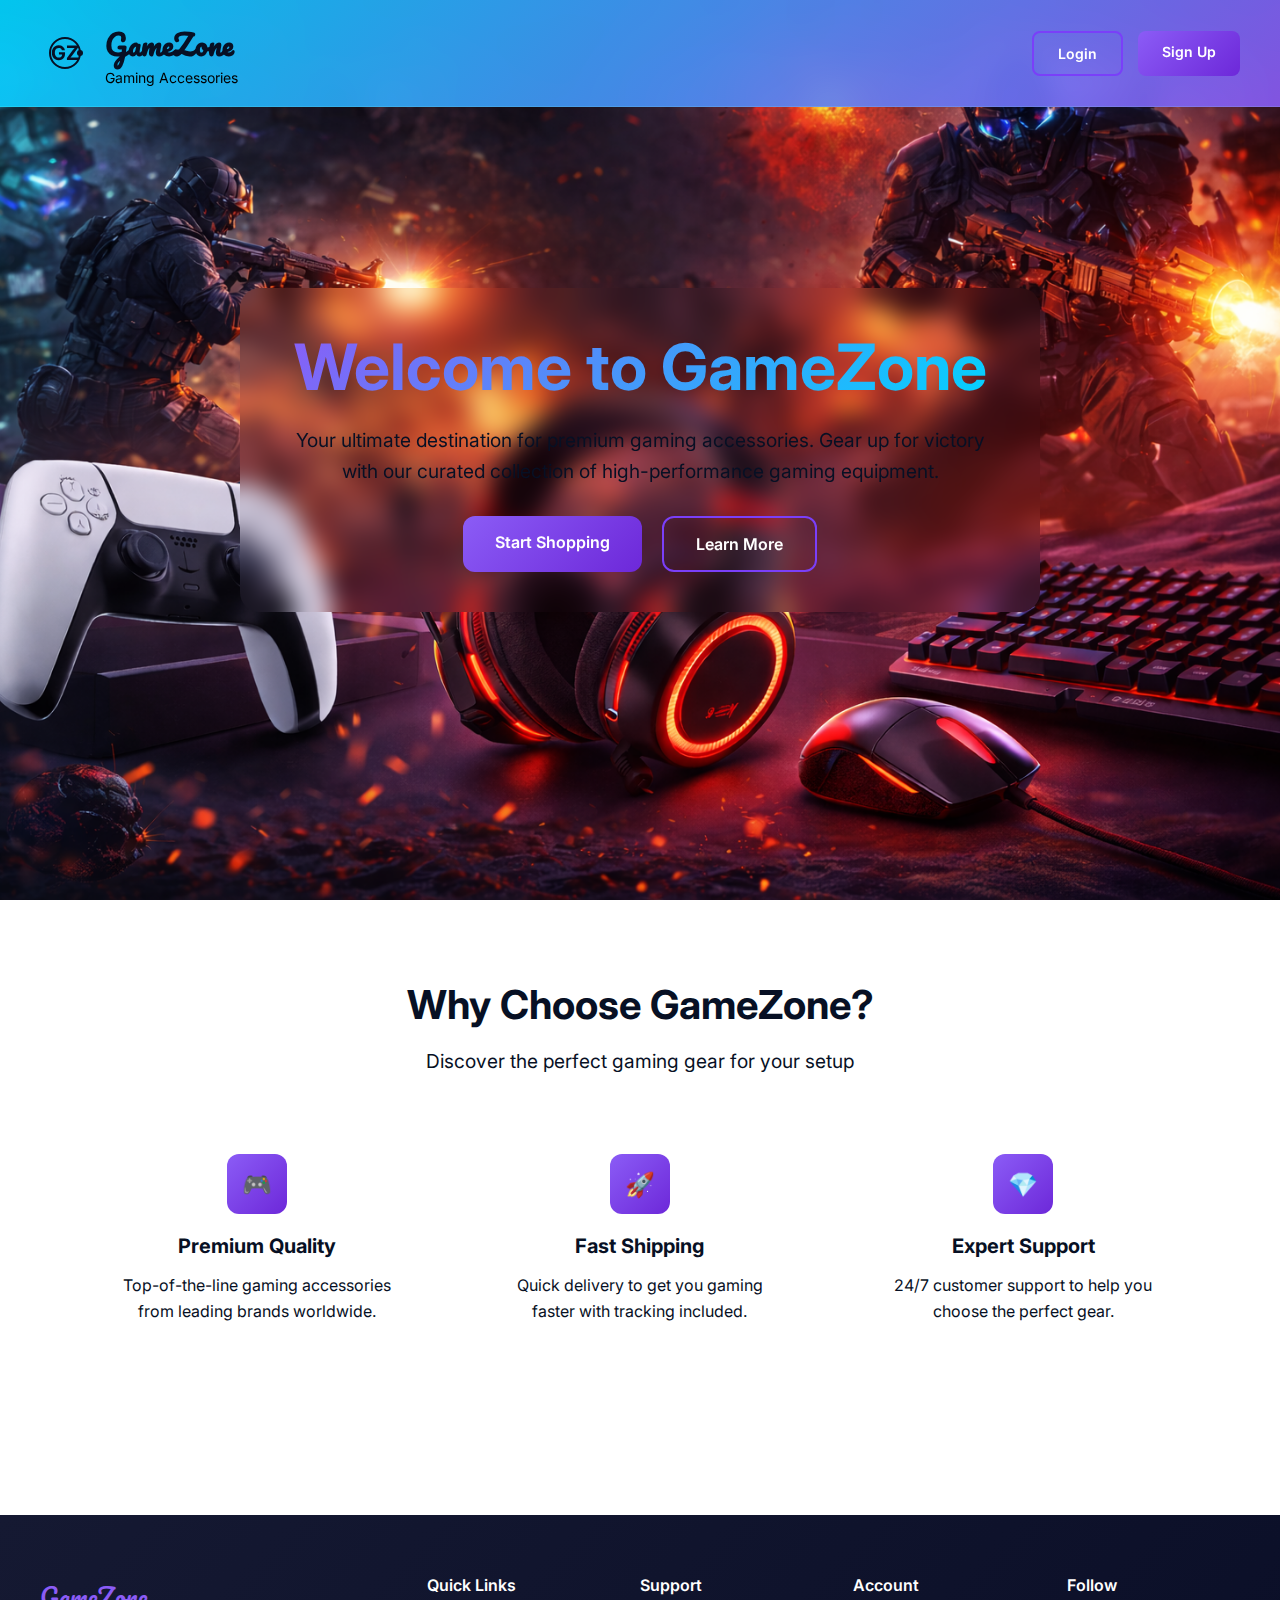
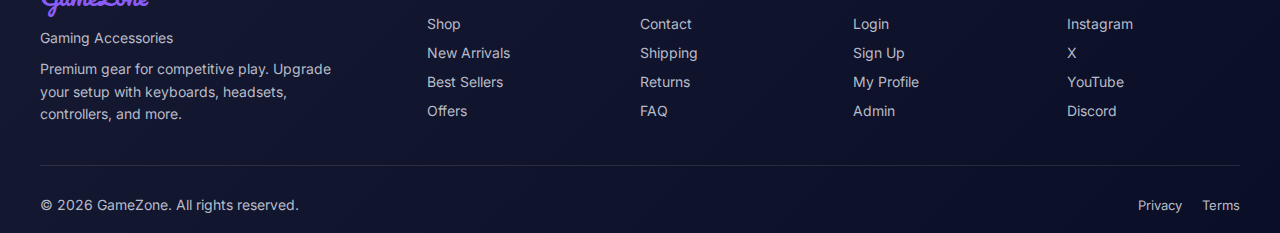
<file: landingpage.html>
<!DOCTYPE html>
<html lang="en">
<head>
    <meta charset="UTF-8">
    <meta name="viewport" content="width=device-width, initial-scale=1.0">
    <title>GameZone - Welcome</title>
    <link rel="icon" type="image/svg+xml" href="favicon.svg">
    <link href="https://fonts.googleapis.com/css2?family=Inter:wght@300;400;600;700&family=Pacifico&display=swap" rel="stylesheet">
    <style>
        * {
            margin: 0;
            padding: 0;
            box-sizing: border-box;
        }

        :root {
            --bg-primary: #0a0e27;
            --bg-secondary: #151932;
            --accent: #8b5cf6;
            --accent-2: #6d28d9;
            --text-primary: #ffffff;
            --text-secondary: #b8bcc8;
            --card-bg: rgba(255, 255, 255, 0.05);
        }

        body {
            font-family: 'Inter', sans-serif;
            background: #ffffff;
            min-height: 100vh;
            color: #071024;
            overflow-x: hidden;
        }

        /* Header */
        header {
            position: fixed;
            top: 0;
            left: 0;
            right: 0;
            padding: 20px 40px;
            background: linear-gradient(135deg, rgba(0, 212, 255, 0.9) 0%, rgba(139, 92, 246, 0.9) 100%);
            backdrop-filter: blur(12px);
            z-index: 1000;
            border-bottom: 1px solid rgba(255, 255, 255, 0.1);
        }

        .header-content {
            max-width: 1400px;
            margin: 0 auto;
            display: flex;
            justify-content: space-between;
            align-items: center;
        }

        .logo-section {
            display: flex;
            align-items: center;
            gap: 15px;
        }

        .logo {
            width: 50px;
            height: 50px;
        }

        .logo-icon {
            width: 100%;
            height: 100%;
        }

        .brand-text h1 {
            font-family: 'Pacifico', cursive;
            font-size: 28px;
            color: #071024;
            margin: 0;
        }

        .brand-text p {
            color: #000000;
            font-size: 14px;
            margin: 0;
        }

        .auth-buttons {
            display: flex;
            gap: 15px;
        }

        .btn {
            padding: 12px 24px;
            border: none;
            border-radius: 8px;
            font-weight: 600;
            cursor: pointer;
            transition: all 0.3s ease;
            text-decoration: none;
            display: inline-block;
            font-size: 14px;
        }

        .btn-outline {
            background: transparent;
            color: #ffffff;
            border: 2px solid rgb(122, 63, 249);
        }

        .btn-outline:hover {
            background: linear-gradient(135deg, var(--accent), var(--accent-2));
            transform: translateY(-2px);
            color: rgb(255, 255, 255);
            box-shadow: 0 10px 20px rgba(158, 124, 238, 0.3);
        }

        .btn-primary {
            background: linear-gradient(135deg, var(--accent), var(--accent-2));
            color: white;
            border: none;
        }

        .btn-primary:hover {
            transform: translateY(-2px);
            box-shadow: 0 10px 20px rgba(139, 92, 246, 0.4);
        }

        /* Hero Section */
        .hero {
            min-height: 100vh;
            display: flex;
            align-items: center;
            justify-content: center;
            position: relative;
            background: linear-gradient(135deg, rgba(139, 92, 246, 0.1), rgba(0, 212, 255, 0.05));
        }

        /* Hero Image */
        .hero-image {
            position:absolute;
            top: 0;
            left: 0;
            width: 100%;
            height: 100%;
            z-index: 1;
        }

        .hero-image img {
            width: 100%;
            height: 100%;
            object-fit: cover;
        }

        .hero-content {
            position: relative;
            z-index: 10;
            text-align: center;
            color: #fefefe;
            padding: 40px;
            border-radius: 20px;
            backdrop-filter: blur(12px);
            max-width: 800px;
            margin: 20px auto;
        }

        .hero h1 {
            font-size: clamp(2.5rem, 6vw, 4rem);
            font-weight: 700;
            margin-bottom: 20px;
            background: linear-gradient(135deg, var(--accent), #00d4ff);
            -webkit-background-clip: text;
            -webkit-text-fill-color: transparent;
            background-clip: text;
            animation: glow 3s ease-in-out infinite;
        }

        @keyframes glow {
            0%, 100% { filter: brightness(1); }
            50% { filter: brightness(1.2); }
        }

        .hero p {
            font-size: clamp(1rem, 2.5vw, 1.2rem);
            margin-bottom: 30px;
            color: #071024;
            margin-right: auto;
            line-height: 1.6;
        }

        .cta-buttons {
            display: flex;
            gap: 20px;
            justify-content: center;
            flex-wrap: wrap;
        }

        .btn-large {
            padding: 16px 32px;
            font-size: 16px;
            border-radius: 12px;
        }

        /* Features Grid */
        .features {
            padding: 80px 40px;
            max-width: 1200px;
            margin: 0 auto;
        }

        .features-grid {
            display: grid;
            grid-template-columns: repeat(auto-fit, minmax(300px, 1fr));
            gap: 30px;
            margin-top: 50px;
        }

        .feature-card {
            background: var(--card-bg);
            padding: 30px;
            border-radius: 16px;
            border: 1px solid rgba(255, 255, 255, 0.1);
            text-align: center;
            transition: all 0.3s ease;
        }

        .feature-card:hover {
            transform: translateY(-10px);
            border-color: var(--accent);
            box-shadow: 0 20px 40px rgba(139, 92, 246, 0.2);
        }

        .feature-icon {
            width: 60px;
            height: 60px;
            margin: 0 auto 20px;
            background: linear-gradient(135deg, var(--accent), var(--accent-2));
            border-radius: 12px;
            display: flex;
            align-items: center;
            justify-content: center;
            font-size: 24px;
        }

        .feature-card h3 {
            font-size: 20px;
            margin-bottom: 15px;
            color: #071024;
        }

        .feature-card p {
            color: #071024;
            line-height: 1.6;
        }

        
        /* Footer Styles */
        .site-footer {
            background: linear-gradient(135deg, #151932, #0a0e27);
            color: var(--text-primary);
            padding: 60px 40px 20px;
            margin-top: 80px;
        }

        .footer-grid {
            max-width: 1200px;
            margin: 0 auto;
            display: grid;
            grid-template-columns: 2fr 1fr 1fr 1fr 1fr;
            gap: 40px;
            margin-bottom: 40px;
        }

        .footer-brand {
            display: flex;
            flex-direction: column;
            gap: 12px;
        }

        .footer-title {
            font-family: 'Pacifico', cursive;
            font-size: 24px;
            color: var(--accent);
        }

        .footer-subtitle {
            font-size: 14px;
            color: var(--text-secondary);
        }

        .footer-desc {
            font-size: 14px;
            line-height: 1.6;
            color: var(--text-secondary);
            max-width: 300px;
        }

        .footer-col {
            display: flex;
            flex-direction: column;
            gap: 12px;
        }

        .footer-heading {
            font-size: 16px;
            font-weight: 600;
            color: var(--text-primary);
            margin-bottom: 8px;
        }

        .footer-link {
            color: var(--text-secondary);
            text-decoration: none;
            font-size: 14px;
            transition: color 0.3s ease;
        }

        .footer-link:hover {
            color: var(--accent);
        }

        .footer-bottom {
            max-width: 1200px;
            margin: 0 auto;
            padding-top: 30px;
            border-top: 1px solid rgba(255, 255, 255, 0.1);
            display: flex;
            justify-content: space-between;
            align-items: center;
        }

        .footer-copy {
            font-size: 14px;
            color: var(--text-secondary);
        }

        .footer-legal {
            display: flex;
            gap: 20px;
        }

        .footer-legal .footer-link {
            font-size: 13px;
        }

        /* Responsive */
        @media (max-width: 768px) {
            header {
                padding: 15px 20px;
            }

            .brand-text h1 {
                font-size: 24px;
            }

            .hero {
                padding: 20px;
            }

            .hero-content {
                padding: 30px 20px;
                margin: 10px auto;
            }

            .hero h1 {
                font-size: clamp(2rem, 7vw, 3rem);
            }

            .hero p {
                font-size: clamp(0.9rem, 2vw, 1rem);
            }

            .btn-large {
                width: 160px;
                padding: 12px 0;
            }
        }
    </style>
</head>
<body>
    
    <!-- Header -->
    <header>
        <div class="header-content">
            <div class="logo-section">
                <div class="logo">
                    <svg class="logo-icon" viewBox="0 0 50 50" xmlns="http://www.w3.org/2000/svg">
                        <circle class="orbit" cx="25" cy="25" r="15" fill="none" stroke="#071024" stroke-width="2" />
                        <circle class="planet" cx="40" cy="25" r="3" fill="#071024" />
                        <text x="25" y="32" font-size="20" font-weight="bold" text-anchor="middle" fill="#071024">GZ</text>
                    </svg>
                </div>
                <div class="brand-text">
                    <h1>GameZone</h1>
                    <p>Gaming Accessories</p>
                </div>
            </div>
            <div class="auth-buttons">
                <a href="login.html" class="btn btn-outline">Login</a>
                <a href="signup.html" class="btn btn-primary">Sign Up</a>
            </div>
        </div>
    </header>

    <!-- Hero Section -->
    <section class="hero">
        <!-- Landing Image -->
        <div class="hero-image">
            <img src="images/landing_image.png" alt="GameZone Gaming Setup">
        </div>
        
        <!-- Welcome Content with Form -->
        <div class="hero-content">
            <h1>Welcome to GameZone</h1>
            <p>Your ultimate destination for premium gaming accessories. Gear up for victory with our curated collection of high-performance gaming equipment.</p>
            <div class="cta-buttons">
                <a href="login.html" class="btn btn-primary btn-large">Start Shopping</a>
                <a href="#features" class="btn btn-outline btn-large">Learn More</a>
            </div>
        </div>
    </section>

    <!-- Features Section -->
    <section class="features" id="features">
        <h2 style="text-align: center; font-size: 2.5rem; margin-bottom: 20px; color: #071024;">Why Choose GameZone?</h2>
        <p style="text-align: center; color: #071024; font-size: 1.2rem;">Discover the perfect gaming gear for your setup</p>
        
        <div class="features-grid">
            <div class="feature-card">
                <div class="feature-icon">🎮</div>
                <h3>Premium Quality</h3>
                <p>Top-of-the-line gaming accessories from leading brands worldwide.</p>
            </div>
            <div class="feature-card">
                <div class="feature-icon">🚀</div>
                <h3>Fast Shipping</h3>
                <p>Quick delivery to get you gaming faster with tracking included.</p>
            </div>
            <div class="feature-card">
                <div class="feature-icon">💎</div>
                <h3>Expert Support</h3>
                <p>24/7 customer support to help you choose the perfect gear.</p>
            </div>
        </div>
    </section>

    <footer class="site-footer">
      <div class="footer-grid">
        <div class="footer-brand">
          <div class="footer-title">GameZone</div>
          <div class="footer-subtitle">Gaming Accessories</div>
          <p class="footer-desc">Premium gear for competitive play. Upgrade your setup with keyboards, headsets, controllers, and more.</p>
        </div>

        <div class="footer-col">
          <div class="footer-heading">Quick Links</div>
          <a href="#" class="footer-link">Shop</a>
          <a href="#" class="footer-link">New Arrivals</a>
          <a href="#" class="footer-link">Best Sellers</a>
          <a href="#" class="footer-link">Offers</a>
        </div>

        <div class="footer-col">
          <div class="footer-heading">Support</div>
          <a href="#" class="footer-link">Contact</a>
          <a href="#" class="footer-link">Shipping</a>
          <a href="#" class="footer-link">Returns</a>
          <a href="#" class="footer-link">FAQ</a>
        </div>

        <div class="footer-col">
          <div class="footer-heading">Account</div>
          <a href="login.html" class="footer-link">Login</a>
          <a href="signup.html" class="footer-link">Sign Up</a>
          <a href="#" class="footer-link">My Profile</a>
          <a href="admin-login.html" class="footer-link">Admin</a>
        </div>

        <div class="footer-col">
          <div class="footer-heading">Follow</div>
          <a href="#" class="footer-link">Instagram</a>
          <a href="#" class="footer-link">X</a>
          <a href="#" class="footer-link">YouTube</a>
          <a href="#" class="footer-link">Discord</a>
        </div>
      </div>

      <div class="footer-bottom">
        <div class="footer-copy">© <span id="footerYear"></span> GameZone. All rights reserved.</div>
        <div class="footer-legal">
          <a href="#" class="footer-link">Privacy</a>
          <a href="#" class="footer-link">Terms</a>
        </div>
      </div>
    </footer>

    <script>
        // Set current year in footer
        const footerYear = document.getElementById('footerYear');
        if (footerYear) {
            footerYear.textContent = String(new Date().getFullYear());
        }

        // Smooth scroll for anchor links
        document.querySelectorAll('a[href^="#"]').forEach(anchor => {
            anchor.addEventListener('click', function (e) {
                e.preventDefault();
                const target = document.querySelector(this.getAttribute('href'));
                if (target) {
                    target.scrollIntoView({
                        behavior: 'smooth',
                        block: 'start'
                    });
                }
            });
        });
    </script>
</body>
</html>
</file>
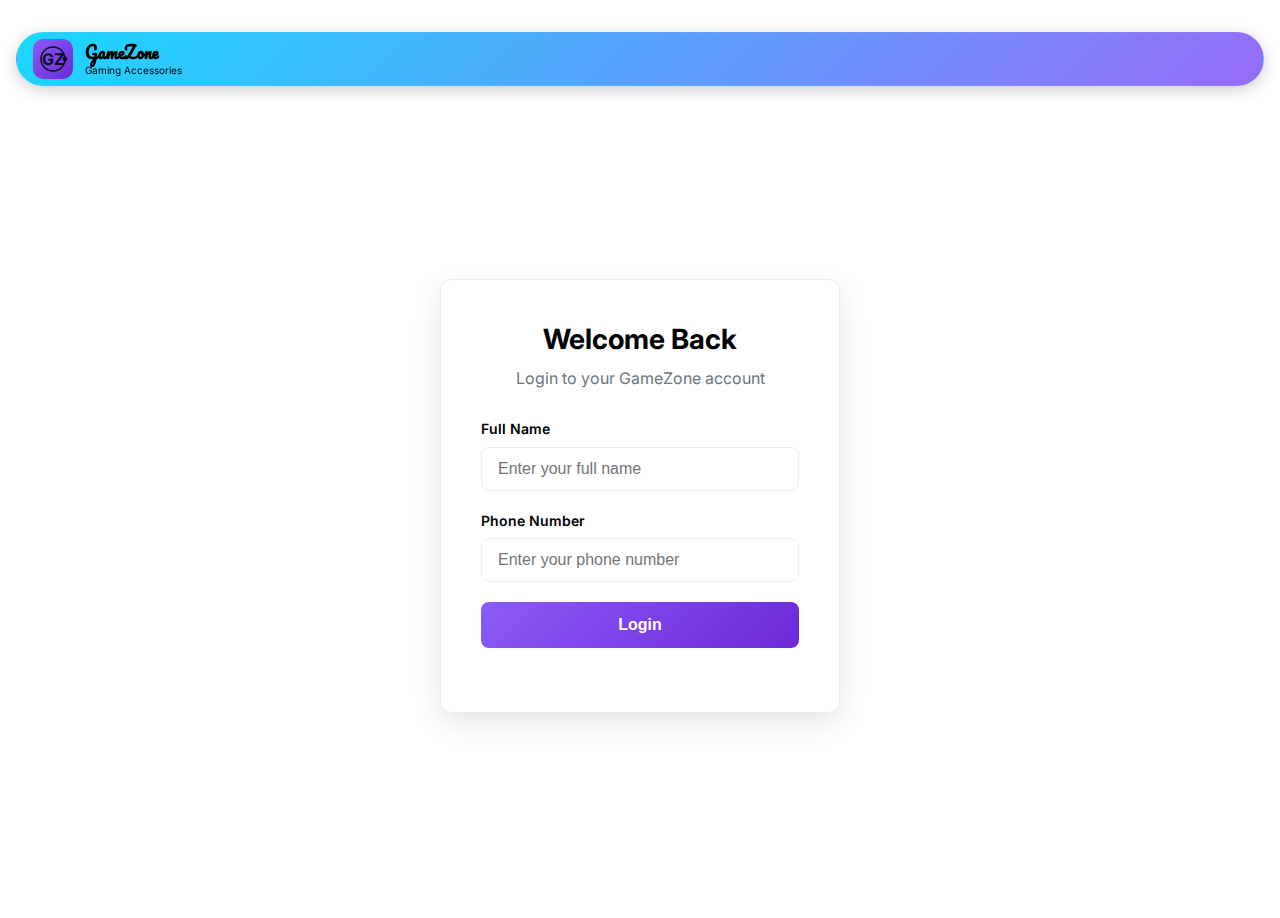
<file: login.html>
<!doctype html>
<html lang="en">
<head>
  <meta charset="utf-8" />
  <meta name="viewport" content="width=device-width,initial-scale=1" />
  <title>Login - GameZone</title>
  <link rel="icon" type="image/svg+xml" href="favicon.svg">
  <link rel="stylesheet" href="style.css" />
  <link href="https://fonts.googleapis.com/css2?family=Inter:wght@300;400;600;700&display=swap" rel="stylesheet">
  <link href="https://fonts.googleapis.com/css2?family=Pacifico&display=swap" rel="stylesheet">
</head>
<body>
  <div class="wrap">
    <header>
      <div class="brand">
        <div class="logo">
          <svg class="logo-icon" viewBox="0 0 50 50" xmlns="http://www.w3.org/2000/svg">
            <circle class="orbit" cx="25" cy="25" r="15" fill="none" stroke="#071024" stroke-width="2" />
            <circle class="planet" cx="40" cy="25" r="3" fill="#071024" />
            <text x="25" y="32" font-size="20" font-weight="bold" text-anchor="middle" fill="#071024">GZ</text>
          </svg>
        </div>
        <div>
          <h1 style="font-family: 'Pacifico', cursive">GameZone</h1>
          <p style="color: black;">Gaming Accessories</p>
        </div>
      </div>
    </header>

    <main class="login-main">
      <div class="login-container">
        <div class="login-card">
          <div class="login-header">
            <h2>Welcome Back</h2>
            <p>Login to your GameZone account</p>
          </div>

          <form class="login-form" id="loginForm">
            <div class="form-group">
              <label for="name">Full Name</label>
              <input type="text" id="name" name="name" placeholder="Enter your full name" required>
            </div>

            <div class="form-group">
              <label for="phone">Phone Number</label>
              <input type="tel" id="phone" name="phone" placeholder="Enter your phone number" required>
            </div>

            <button type="submit" class="login-btn">Login</button>
          </form>
        </div>
      </div>
    </main>
  </div>

  <script>
    document.getElementById('loginForm').addEventListener('submit', function(e) {
      e.preventDefault();
      const name = document.getElementById('name').value;
      const phone = document.getElementById('phone').value;
      
      // Basic validation
      if (name.length < 2) {
        alert('Please enter a valid name');
        return;
      }
      
      if (phone.length < 10) {
        alert('Please enter a valid phone number');
        return;
      }
      
      // Store user data (optional)
      localStorage.setItem('userName', name);
      localStorage.setItem('userPhone', phone);
      
      // Redirect to index page
      window.location.href = 'index.html';
    });
  </script>
</body>
</html>
</file>
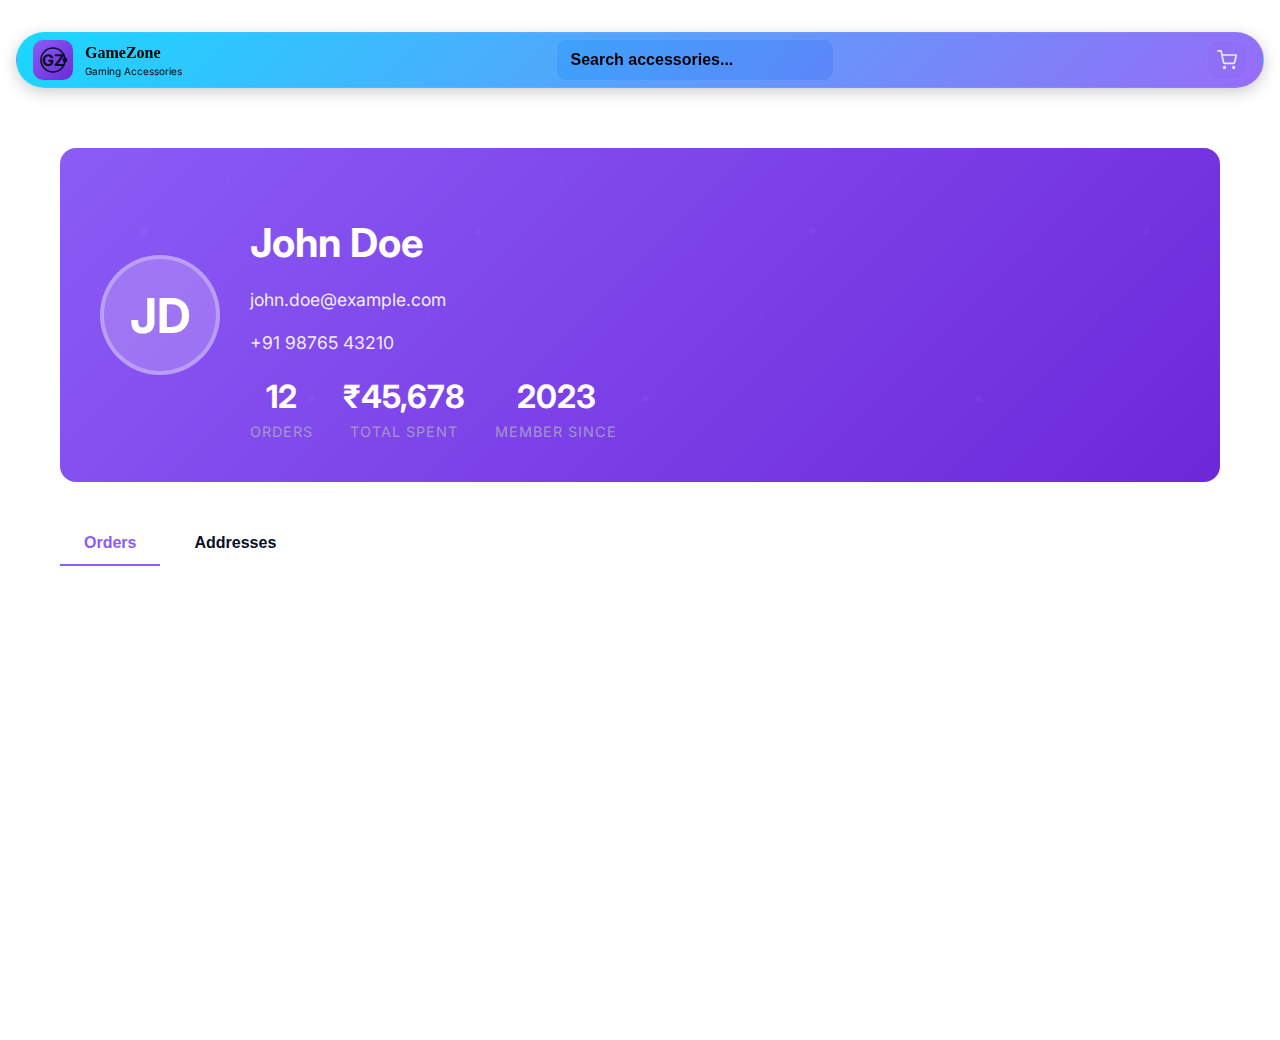
<file: profile.html>
<!DOCTYPE html>
<html lang="en">
<head>
    <meta charset="UTF-8">
    <meta name="viewport" content="width=device-width, initial-scale=1.0">
    <title>My Profile - GameZone</title>
    <link rel="stylesheet" href="style.css">
    <link href="https://fonts.googleapis.com/css2?family=Inter:wght@300;400;600;700&display=swap" rel="stylesheet">
    <style>
        /* Profile page specific styles */
        .profile-page {
            max-width: 1200px;
            margin: 0 auto;
            padding: 40px 20px;
            min-height: 100vh;
        }

        .profile-header {
            background: linear-gradient(135deg, var(--accent), var(--accent-2));
            color: white;
            padding: 40px;
            border-radius: 16px;
            margin-bottom: 40px;
            position: relative;
            overflow: hidden;
        }

        .profile-header::before {
            content: '';
            position: absolute;
            top: 0;
            left: 0;
            right: 0;
            bottom: 0;
            background: url('data:image/svg+xml,<svg xmlns="http://www.w3.org/2000/svg" viewBox="0 0 100 100"><defs><pattern id="grain" width="100" height="100" patternUnits="userSpaceOnUse"><circle cx="25" cy="25" r="1" fill="rgba(255,255,255,0.1)"/><circle cx="75" cy="75" r="1" fill="rgba(255,255,255,0.1)"/><circle cx="50" cy="10" r="0.5" fill="rgba(255,255,255,0.1)"/><circle cx="10" cy="50" r="0.5" fill="rgba(255,255,255,0.1)"/><circle cx="90" cy="30" r="0.5" fill="rgba(255,255,255,0.1)"/></pattern></defs><rect width="100" height="100" fill="url(%23grain)"/></svg>');
            opacity: 0.3;
        }

        .profile-content {
            position: relative;
            z-index: 1;
            display: flex;
            align-items: center;
            gap: 30px;
        }

        .profile-avatar {
            width: 120px;
            height: 120px;
            border-radius: 50%;
            background: rgba(255, 255, 255, 0.2);
            display: flex;
            align-items: center;
            justify-content: center;
            font-size: 48px;
            font-weight: bold;
            border: 4px solid rgba(255, 255, 255, 0.3);
            backdrop-filter: blur(10px);
        }

        .profile-info h1 {
            font-size: 2.5rem;
            margin-bottom: 8px;
        }

        .profile-info p {
            font-size: 1.1rem;
            opacity: 0.9;
            margin-bottom: 4px;
        }

        .profile-stats {
            display: flex;
            gap: 30px;
            margin-top: 20px;
        }

        .stat-item {
            text-align: center;
        }

        .stat-value {
            font-size: 2rem;
            font-weight: bold;
            display: block;
        }

        .stat-label {
            font-size: 0.9rem;
            opacity: 0.8;
        }

        .profile-tabs {
            display: flex;
            border-bottom: 2px solid var(--border-color);
            margin-bottom: 30px;
            gap: 10px;
        }

        .tab-btn {
            padding: 12px 24px;
            background: none;
            border: none;
            color: var(--text-secondary);
            font-size: 16px;
            font-weight: 600;
            cursor: pointer;
            transition: all 0.3s ease;
            position: relative;
            border-radius: 8px 8px 0 0;
        }

        .tab-btn:hover {
            color: var(--text-primary);
            background: var(--bg-tertiary);
        }

        .tab-btn.active {
            color: var(--accent);
            background: var(--bg-tertiary);
        }

        .tab-btn.active::after {
            content: '';
            position: absolute;
            bottom: -2px;
            left: 0;
            right: 0;
            height: 2px;
            background: var(--accent);
        }

        .tab-content {
            display: none;
        }

        .tab-content.active {
            display: block;
        }

        .orders-section {
            display: grid;
            gap: 20px;
        }

        .order-card {
            background: var(--bg-secondary);
            border: 1px solid var(--border-color);
            border-radius: 12px;
            padding: 24px;
            transition: all 0.3s ease;
        }

        .order-card:hover {
            transform: translateY(-2px);
            box-shadow: 0 8px 24px rgba(0, 0, 0, 0.1);
        }

        .order-header {
            display: flex;
            justify-content: space-between;
            align-items: center;
            margin-bottom: 16px;
            padding-bottom: 16px;
            border-bottom: 1px solid var(--border-color);
        }

        .order-number {
            font-weight: 600;
            color: var(--text-primary);
        }

        .order-date {
            color: var(--text-secondary);
            font-size: 14px;
        }

        .order-status {
            padding: 4px 12px;
            border-radius: 20px;
            font-size: 12px;
            font-weight: 600;
            text-transform: uppercase;
        }

        .status-delivered {
            background: #28a745;
            color: white;
        }

        .status-processing {
            background: #ffc107;
            color: #000;
        }

        .status-shipped {
            background: #007bff;
            color: white;
        }

        .order-items {
            display: grid;
            gap: 12px;
            margin-bottom: 16px;
        }

        .order-item {
            display: flex;
            align-items: center;
            gap: 12px;
        }

        .order-item-image {
            width: 60px;
            height: 60px;
            border-radius: 8px;
            overflow: hidden;
            background: var(--bg-tertiary);
        }

        .order-item-image img {
            width: 100%;
            height: 100%;
            object-fit: cover;
        }

        .order-item-details {
            flex: 1;
        }

        .order-item-name {
            font-weight: 600;
            color: var(--text-primary);
            margin-bottom: 4px;
        }

        .order-item-quantity {
            color: var(--text-secondary);
            font-size: 14px;
        }

        .order-item-price {
            font-weight: 600;
            color: var(--accent);
        }

        .order-total {
            display: flex;
            justify-content: space-between;
            align-items: center;
            padding-top: 16px;
            border-top: 1px solid var(--border-color);
        }

        .total-label {
            font-weight: 600;
            color: var(--text-primary);
        }

        .total-amount {
            font-size: 1.2rem;
            font-weight: bold;
            color: var(--accent);
        }

        .account-section {
            display: grid;
            gap: 30px;
        }

        .account-card {
            background: var(--bg-secondary);
            border: 1px solid var(--border-color);
            border-radius: 12px;
            padding: 24px;
        }

        .account-card h3 {
            margin-bottom: 20px;
            color: var(--text-primary);
        }

        .btn-primary {
            background: linear-gradient(135deg, var(--accent), var(--accent-2));
            color: white;
            border: none;
            padding: 12px 24px;
            border-radius: 8px;
            font-weight: 600;
            cursor: pointer;
            transition: all 0.3s ease;
        }

        .btn-primary:hover {
            transform: translateY(-2px);
            box-shadow: 0 8px 24px rgba(139, 92, 246, 0.3);
        }

        .addresses-grid {
            display: grid;
            grid-template-columns: repeat(auto-fit, minmax(300px, 1fr));
            gap: 20px;
        }

        .address-card {
            background: var(--bg-tertiary);
            border: 1px solid var(--border-color);
            border-radius: 8px;
            padding: 16px;
            position: relative;
        }

        .address-card.default {
            border-color: var(--accent);
        }

        .address-type {
            font-weight: 600;
            color: var(--text-primary);
            margin-bottom: 8px;
        }

        .address-details {
            color: var(--text-secondary);
            font-size: 14px;
            line-height: 1.5;
            margin-bottom: 12px;
        }

        .address-actions {
            display: flex;
            gap: 8px;
        }

        .address-actions button {
            padding: 6px 12px;
            border: none;
            border-radius: 4px;
            font-size: 12px;
            cursor: pointer;
            transition: all 0.3s ease;
        }

        .btn-edit {
            background: var(--accent);
            color: white;
        }

        .btn-delete {
            background: #dc3545;
            color: white;
        }

        .btn-set-default {
            background: #28a745;
            color: white;
        }

        .empty-state {
            text-align: center;
            padding: 60px 20px;
            color: var(--text-secondary);
        }

        .empty-state-icon {
            font-size: 64px;
            margin-bottom: 16px;
            opacity: 0.5;
        }

        .empty-state h3 {
            color: var(--text-primary);
            margin-bottom: 8px;
        }

        .empty-state p {
            margin-bottom: 24px;
        }

        @media (max-width: 768px) {
            .profile-content {
                flex-direction: column;
                text-align: center;
            }

            .profile-stats {
                justify-content: center;
            }

            .profile-tabs {
                overflow-x: auto;
            }

            .order-header {
                flex-direction: column;
                align-items: flex-start;
                gap: 8px;
            }

            .form-actions {
                flex-direction: column;
            }

            .addresses-grid {
                grid-template-columns: 1fr;
            }
        }
    </style>
</head>
<body>
    <div class="wrap">
        <header>
            <div class="brand">
                <div class="logo">
                    <svg class="logo-icon" viewBox="0 0 50 50" xmlns="http://www.w3.org/2000/svg">
                        <circle class="orbit" cx="25" cy="25" r="15" fill="none" stroke="#071024" stroke-width="2" />
                        <circle class="planet" cx="40" cy="25" r="3" fill="#071024" />
                        <text x="25" y="32" font-size="20" font-weight="bold" text-anchor="middle" fill="#071024">GZ</text>
                    </svg>
                </div>
                <div>
                    <h1 style="font-family: 'Pacifico', cursive">GameZone</h1>
                    <p style="color: black;">Gaming Accessories</p>
                </div>
            </div>

            <div class="search">
                <input type="text" id="searchInput" placeholder="Search accessories..." />
                <button class="clear-btn" id="clearSearch"
                    onclick="document.getElementById('searchInput').value=''; this.classList.remove('visible');">
                    <svg width="16" height="16" viewBox="0 0 24 24" fill="none" stroke="currentColor" stroke-width="2">
                        <line x1="18" y1="6" x2="6" y2="18"></line>
                        <line x1="6" y1="6" x2="18" y2="18"></line>
                    </svg>
                </button>
            </div>

            <button class="cart-btn" aria-label="Cart" onclick="window.location.href='cart.html'">
                <svg width="20" height="20" viewBox="0 0 24 24" fill="none" stroke="currentColor" stroke-width="2"
                    stroke-linecap="round" stroke-linejoin="round">
                    <circle cx="9" cy="21" r="1"></circle>
                    <circle cx="20" cy="21" r="1"></circle>
                    <path d="M1 1h4l2.68 13.39a2 2 0 0 0 2 1.61h9.72a2 2 0 0 0 2-1.61L23 6H6"></path>
                </svg>
                <span class="cart-badge">0</span>
            </button>
        </header>

        <main class="profile-page">
            <div class="profile-header">
                <div class="profile-content">
                    <div class="profile-avatar" id="profileAvatar">JD</div>
                    <div class="profile-info">
                        <h1 id="userName">John Doe</h1>
                        <p id="userEmail">john.doe@example.com</p>
                        <p id="userPhone">+91 98765 43210</p>
                        <div class="profile-stats">
                            <div class="stat-item">
                                <span class="stat-value" id="totalOrders">12</span>
                                <span class="stat-label">Orders</span>
                            </div>
                            <div class="stat-item">
                                <span class="stat-value" id="totalSpent">₹45,678</span>
                                <span class="stat-label">Total Spent</span>
                            </div>
                            <div class="stat-item">
                                <span class="stat-value" id="memberSince">2023</span>
                                <span class="stat-label">Member Since</span>
                            </div>
                        </div>
                    </div>
                </div>
            </div>

            <div class="profile-tabs">
                <button class="tab-btn active" onclick="showTab('orders')">Orders</button>
                <button class="tab-btn" onclick="showTab('addresses')">Addresses</button>
            </div>

            <div class="tab-content active" id="orders-tab">
                <div class="orders-section" id="ordersContainer">
                    <!-- Orders will be dynamically loaded here -->
                </div>
            </div>

            <div class="tab-content" id="addresses-tab">
                <div class="account-section">
                    <div class="account-card">
                        <h3>Saved Addresses</h3>
                        <div class="addresses-grid" id="addressesContainer">
                            <!-- Addresses will be dynamically loaded here -->
                        </div>
                        <button class="btn-primary" onclick="showAddAddressForm()" style="margin-top: 20px;">Add New Address</button>
                    </div>
                </div>
            </div>
        </main>
    </div>

    <script src="script.js" defer></script>
    <script>
        // Profile page functionality
        let currentUser = {
            name: 'John Doe',
            email: 'john.doe@example.com',
            phone: '+91 98765 43210',
            memberSince: '2023',
            totalOrders: 12,
            totalSpent: 45678
        };

        // Sample order data
        const sampleOrders = [
            {
                id: 'ORD-2024-001',
                date: '2024-01-15',
                status: 'delivered',
                items: [
                    { name: 'RGB Gaming Keyboard', quantity: 1, price: '₹6,549', image: 'images/gaming-keyboard.png' },
                    { name: 'Wireless Gaming Mouse', quantity: 1, price: '₹5,699', image: 'images/mouse.jpg' }
                ],
                total: '₹12,248'
            },
            {
                id: 'ORD-2024-002',
                date: '2024-02-20',
                status: 'shipped',
                items: [
                    { name: 'Gaming Headset', quantity: 1, price: '₹6,499', image: 'images/headset.jpg' }
                ],
                total: '₹6,499'
            },
            {
                id: 'ORD-2024-003',
                date: '2024-03-10',
                status: 'processing',
                items: [
                    { name: 'Graphics Card', quantity: 1, price: '₹47,999', image: 'images/graphics card.jpg' },
                    { name: 'Gaming Monitor', quantity: 1, price: '₹14,499', image: 'images/gaming-monitor.png' }
                ],
                total: '₹62,498'
            }
        ];

        // Sample addresses
        const sampleAddresses = [
            {
                id: 1,
                type: 'Home',
                default: true,
                details: 'John Doe, 123 Gaming Street, Apt 4B, Bangalore, Karnataka - 560001, India'
            },
            {
                id: 2,
                type: 'Office',
                default: false,
                details: 'John Doe, Tech Park, Building A, Floor 5, Whitefield, Bangalore, Karnataka - 560066, India'
            }
        ];

        // Initialize profile page
        function initializeProfile() {
            loadUserProfile();
            loadOrders();
            loadAddresses();
            updateCartBadge();
        }

        // Load user profile
        function loadUserProfile() {
            // Get user data from localStorage or use sample data
            const savedUser = localStorage.getItem('gamezone_user');
            if (savedUser) {
                currentUser = JSON.parse(savedUser);
            }

            // Update profile display
            document.getElementById('userName').textContent = currentUser.name;
            document.getElementById('userEmail').textContent = currentUser.email;
            document.getElementById('userPhone').textContent = currentUser.phone;
            document.getElementById('totalOrders').textContent = currentUser.totalOrders;
            document.getElementById('totalSpent').textContent = `₹${currentUser.totalSpent.toLocaleString('en-IN')}`;
            document.getElementById('memberSince').textContent = currentUser.memberSince;

            // Update avatar initials
            const initials = currentUser.name.split(' ').map(n => n[0]).join('').toUpperCase();
            document.getElementById('profileAvatar').textContent = initials;

            // Update form fields
            document.getElementById('firstName').value = currentUser.name.split(' ')[0];
            document.getElementById('lastName').value = currentUser.name.split(' ')[1] || '';
            document.getElementById('email').value = currentUser.email;
            document.getElementById('phone').value = currentUser.phone;
        }

        // Load orders
        function loadOrders() {
            const container = document.getElementById('ordersContainer');
            
            if (sampleOrders.length === 0) {
                container.innerHTML = `
                    <div class="empty-state">
                        <div class="empty-state-icon">📦</div>
                        <h3>No Orders Yet</h3>
                        <p>You haven't placed any orders yet. Start shopping to see your orders here.</p>
                        <button class="btn-primary" onclick="window.location.href='index.html'">Start Shopping</button>
                    </div>
                `;
                return;
            }

            container.innerHTML = sampleOrders.map(order => `
                <div class="order-card">
                    <div class="order-header">
                        <div>
                            <div class="order-number">${order.id}</div>
                            <div class="order-date">${new Date(order.date).toLocaleDateString('en-IN', { year: 'numeric', month: 'long', day: 'numeric' })}</div>
                        </div>
                        <span class="order-status status-${order.status}">${order.status}</span>
                    </div>
                    <div class="order-items">
                        ${order.items.map(item => `
                            <div class="order-item">
                                <div class="order-item-image">
                                    <img src="${item.image}" alt="${item.name}">
                                </div>
                                <div class="order-item-details">
                                    <div class="order-item-name">${item.name}</div>
                                    <div class="order-item-quantity">Quantity: ${item.quantity}</div>
                                </div>
                                <div class="order-item-price">${item.price}</div>
                            </div>
                        `).join('')}
                    </div>
                    <div class="order-total">
                        <span class="total-label">Total</span>
                        <span class="total-amount">${order.total}</span>
                    </div>
                </div>
            `).join('');
        }

        // Load addresses
        function loadAddresses() {
            const container = document.getElementById('addressesContainer');
            
            if (sampleAddresses.length === 0) {
                container.innerHTML = `
                    <div class="empty-state">
                        <div class="empty-state-icon">📍</div>
                        <h3>No Saved Addresses</h3>
                        <p>Add your first address to make checkout faster.</p>
                        <button class="btn-primary" onclick="showAddAddressForm()">Add Address</button>
                    </div>
                `;
                return;
            }

            container.innerHTML = sampleAddresses.map(address => `
                <div class="address-card ${address.default ? 'default' : ''}">
                    <div class="address-type">${address.type} ${address.default ? '(Default)' : ''}</div>
                    <div class="address-details">${address.details}</div>
                    <div class="address-actions">
                        <button class="btn-edit" onclick="editAddress(${address.id})">Edit</button>
                        ${!address.default ? `<button class="btn-set-default" onclick="setDefaultAddress(${address.id})">Set Default</button>` : ''}
                        <button class="btn-delete" onclick="deleteAddress(${address.id})">Delete</button>
                    </div>
                </div>
            `).join('');
        }

        // Tab switching
        function showTab(tabName) {
            // Update button states
            document.querySelectorAll('.tab-btn').forEach(btn => {
                btn.classList.remove('active');
            });
            event.target.classList.add('active');

            // Update content
            document.querySelectorAll('.tab-content').forEach(content => {
                content.classList.remove('active');
            });
            document.getElementById(tabName + '-tab').classList.add('active');
        }

        // Helper functions
        function editAddress(id) {
            showFeedback('Edit address functionality coming soon!');
        }

        function setDefaultAddress(id) {
            sampleAddresses.forEach(addr => {
                addr.default = addr.id === id;
            });
            loadAddresses();
            showFeedback('Default address updated!');
        }

        function deleteAddress(id) {
            if (confirm('Are you sure you want to delete this address?')) {
                const index = sampleAddresses.findIndex(addr => addr.id === id);
                if (index > -1) {
                    sampleAddresses.splice(index, 1);
                    loadAddresses();
                    showFeedback('Address deleted successfully!');
                }
            }
        }

        function showAddAddressForm() {
            showFeedback('Add address form coming soon!');
        }

        function showFeedback(message, type = 'success') {
            const feedback = document.createElement('div');
            feedback.style.cssText = `
                position: fixed;
                top: 20px;
                right: 20px;
                background: ${type === 'success' ? 'linear-gradient(135deg, #28a745, #20c997)' : 'linear-gradient(135deg, #dc3545, #c82333)'};
                color: white;
                padding: 12px 20px;
                border-radius: 8px;
                font-weight: 600;
                z-index: 1000;
                animation: slideIn 0.3s ease;
            `;
            feedback.textContent = message;
            document.body.appendChild(feedback);

            setTimeout(() => {
                feedback.style.animation = 'slideOut 0.3s ease';
                setTimeout(() => {
                    document.body.removeChild(feedback);
                }, 300);
            }, 3000);
        }

        // Initialize on page load
        document.addEventListener('DOMContentLoaded', function() {
            initializeProfile();
        });
    </script>
</body>
</html>
</file>
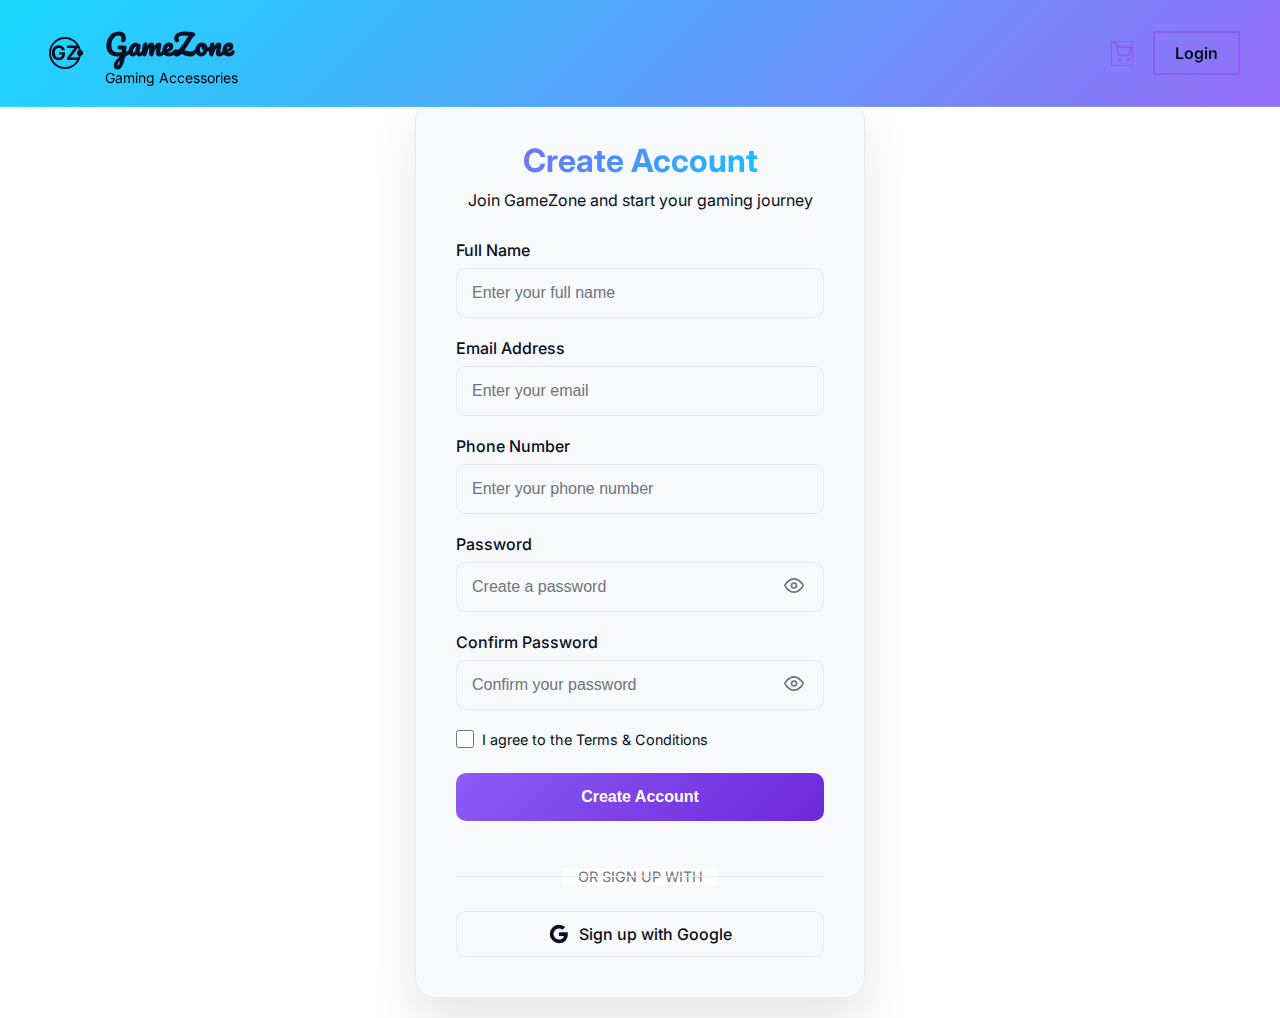
<file: signup.html>
<!DOCTYPE html>
<html lang="en">
<head>
    <meta charset="UTF-8">
    <meta name="viewport" content="width=device-width, initial-scale=1.0">
    <title>Sign Up - GameZone</title>
    <link rel="icon" type="image/svg+xml" href="favicon.svg">
    <link href="https://fonts.googleapis.com/css2?family=Inter:wght@300;400;600;700&family=Pacifico&display=swap" rel="stylesheet">
    <script src="script.js" defer></script>
    <style>
        * {
            margin: 0;
            padding: 0;
            box-sizing: border-box;
        }

        :root {
            --bg-primary: #0a0e27;
            --bg-secondary: #151932;
            --accent: #8b5cf6;
            --accent-2: #6d28d9;
            --text-primary: #ffffff;
            --text-secondary: #b8bcc8;
            --card-bg: rgba(255, 255, 255, 0.05);
            --error: #ef4444;
            --success: #10b981;
        }

        body {
            font-family: 'Inter', sans-serif;
            background: #ffffff;
            min-height: 100vh;
            color: #071024;
            display: flex;
            align-items: center;
            justify-content: center;
            padding: 20px;
            position: relative;
            overflow-x: hidden;
        }

        
        /* Header */
        header {
            position: fixed;
            top: 0;
            left: 0;
            right: 0;
            padding: 20px 40px;
            background: linear-gradient(135deg, rgba(0, 212, 255, 0.9) 0%, rgba(139, 92, 246, 0.9) 100%);
            backdrop-filter: blur(12px);
            z-index: 1000;
            border-bottom: 1px solid rgba(255, 255, 255, 0.1);
        }

        .header-content {
            max-width: 1400px;
            margin: 0 auto;
            display: flex;
            justify-content: space-between;
            align-items: center;
        }

        .logo-section {
            display: flex;
            align-items: center;
            gap: 15px;
        }

        .logo {
            width: 50px;
            height: 50px;
        }

        .logo-icon {
            width: 100%;
            height: 100%;
        }

        .brand-text h1 {
            font-family: 'Pacifico', cursive;
            font-size: 28px;
            color: #071024;
            margin: 0;
        }

        .brand-text p {
            color: #000000;
            font-size: 14px;
            margin: 0;
        }

        .auth-link {
            color: #071024;
            text-decoration: none;
            font-weight: 600;
            padding: 10px 20px;
            border: 2px solid var(--accent);
            transition: all 0.3s ease;
        }

        .auth-link:hover {
            background: var(--accent);
            transform: translateY(-2px);
        }

        /* Login Container */
        .login-container {
            background: #f8f9fa;
            border: 1px solid #e9ecef;
            border-radius: 20px;
            padding: 40px;
            width: 100%;
            max-width: 450px;
            box-shadow: 0 25px 50px rgba(0, 0, 0, 0.1);
            position: relative;
            z-index: 10;
            margin-top: 80px;
        }

        .login-header {
            text-align: center;
            margin-bottom: 30px;
        }

        .login-header h2 {
            font-size: 2rem;
            margin-bottom: 10px;
            background: linear-gradient(135deg, var(--accent), #00d4ff);
            -webkit-background-clip: text;
            -webkit-text-fill-color: transparent;
            background-clip: text;
        }

        .login-header p {
            color: #071024;
            font-size: 1rem;
        }

        .form-group {
            margin-bottom: 20px;
        }

        .form-group label {
            display: block;
            margin-bottom: 8px;
            font-weight: 500;
            color: #071024;
        }

        .form-group input {
            width: 100%;
            padding: 15px;
            background: #f8f9fa;
            border: 1px solid #e9ecef;
            border-radius: 10px;
            color: #071024;
            font-size: 16px;
            transition: all 0.3s ease;
        }

        .form-group input:focus {
            outline: none;
            border-color: var(--accent);
            background: #ffffff;
            box-shadow: 0 0 0 3px rgba(139, 92, 246, 0.1);
        }

        .form-group input::placeholder {
            color: #6c757d;
        }

        .password-wrapper {
            position: relative;
        }

        .toggle-password {
            position: absolute;
            right: 15px;
            top: 50%;
            transform: translateY(-50%);
            background: none;
            border: none;
            color: #6c757d;
            cursor: pointer;
            padding: 5px;
        }

        .toggle-password:hover {
            color: var(--accent);
        }

        .form-options {
            display: flex;
            justify-content: space-between;
            align-items: center;
            margin-bottom: 25px;
            font-size: 0.9rem;
        }

        .remember-me {
            display: flex;
            align-items: center;
            gap: 8px;
        }

        .remember-me input[type="checkbox"] {
            width: 18px;
            height: 18px;
            accent-color: var(--accent);
        }

        .forgot-password {
            color: var(--accent);
            text-decoration: none;
            transition: all 0.3s ease;
        }

        .forgot-password:hover {
            color: var(--accent-2);
        }

        .submit-btn {
            width: 100%;
            padding: 15px;
            background: linear-gradient(135deg, var(--accent), var(--accent-2));
            color: white;
            border: none;
            border-radius: 10px;
            font-size: 16px;
            font-weight: 600;
            cursor: pointer;
            transition: all 0.3s ease;
            margin-bottom: 20px;
        }

        .submit-btn:hover {
            transform: translateY(-2px);
            box-shadow: 0 10px 25px rgba(139, 92, 246, 0.4);
        }

        .submit-btn:active {
            transform: translateY(0);
        }

        .divider {
            text-align: center;
            margin: 25px 0;
            position: relative;
        }

        .divider::before {
            content: '';
            position: absolute;
            top: 50%;
            left: 0;
            right: 0;
            height: 1px;
            background: #e9ecef;
        }

        .divider span {
            background: #ffffff;
            padding: 0 15px;
            color: #6c757d;
            font-size: 0.9rem;
        }

        .social-login {
            display: flex;
            flex-direction: column;
            gap: 12px;
        }

        .social-btn {
            display: flex;
            align-items: center;
            justify-content: center;
            gap: 10px;
            padding: 12px;
            background: #f8f9fa;
            border: 1px solid #e9ecef;
            border-radius: 10px;
            color: #071024;
            text-decoration: none;
            font-weight: 500;
            transition: all 0.3s ease;
        }

        .social-btn:hover {
            background: #e9ecef;
            transform: translateY(-2px);
        }

        .error-message {
            background: rgba(239, 68, 68, 0.1);
            border: 1px solid var(--error);
            color: var(--error);
            padding: 12px;
            border-radius: 8px;
            margin-bottom: 20px;
            font-size: 0.9rem;
            display: none;
        }

        .success-message {
            background: rgba(16, 185, 129, 0.1);
            border: 1px solid var(--success);
            color: var(--success);
            padding: 12px;
            border-radius: 8px;
            margin-bottom: 20px;
            font-size: 0.9rem;
            display: none;
        }

        /* Responsive */
        @media (max-width: 768px) {
            header {
                padding: 15px 20px;
            }

            .brand-text h1 {
                font-size: 24px;
            }

            .login-container {
                padding: 30px 20px;
                margin: 80px 20px 20px;
            }

            .login-header h2 {
                font-size: 1.5rem;
            }
        }
    </style>
</head>
<body>
    
    <!-- Header -->
    <header>
        <div class="header-content">
            <div class="logo-section">
                <div class="logo">
                    <svg class="logo-icon" viewBox="0 0 50 50" xmlns="http://www.w3.org/2000/svg">
                        <circle class="orbit" cx="25" cy="25" r="15" fill="none" stroke="#071024" stroke-width="2" />
                        <circle class="planet" cx="40" cy="25" r="3" fill="#071024" />
                        <text x="25" y="32" font-size="20" font-weight="bold" text-anchor="middle" fill="#071024">GZ</text>
                    </svg>
                </div>
                <div class="brand-text">
                    <h1>GameZone</h1>
                    <p>Gaming Accessories</p>
                </div>
            </div>
            <div style="display: flex; gap: 20px; align-items: center;">
                <button class="cart-btn" aria-label="Cart" onclick="window.location.href='cart.html'" style="background: transparent; border: 1px solid var(--accent); color: var(--accent);">
                    <svg width="20" height="20" viewBox="0 0 24 24" fill="none" stroke="currentColor" stroke-width="2"
                        stroke-linecap="round" stroke-linejoin="round">
                        <circle cx="9" cy="21" r="1"></circle>
                        <circle cx="20" cy="21" r="1"></circle>
                        <path d="M1 1h4l2.68 13.39a2 2 0 0 0 2 1.61h9.72a2 2 0 0 0 2-1.61L23 6H6"></path>
                    </svg>
                    <span class="cart-badge">0</span>
                </button>
                <a href="login.html" class="auth-link">Login</a>
            </div>
        </div>
    </header>

    <!-- Sign Up Container -->
    <div class="login-container">
        <div class="login-header">
            <h2>Create Account</h2>
            <p>Join GameZone and start your gaming journey</p>
        </div>

        <div class="error-message" id="errorMessage"></div>
        <div class="success-message" id="successMessage"></div>

        <form id="signupForm">
            <div class="form-group">
                <label for="name">Full Name</label>
                <input type="text" id="name" name="name" placeholder="Enter your full name" required>
            </div>

            <div class="form-group">
                <label for="email">Email Address</label>
                <input type="email" id="email" name="email" placeholder="Enter your email" required>
            </div>

            <div class="form-group">
                <label for="phone">Phone Number</label>
                <input type="tel" id="phone" name="phone" placeholder="Enter your phone number" required>
            </div>

            <div class="form-group">
                <label for="password">Password</label>
                <div class="password-wrapper">
                    <input type="password" id="password" name="password" placeholder="Create a password" required>
                    <button type="button" class="toggle-password" id="togglePassword">
                        <svg width="20" height="20" viewBox="0 0 24 24" fill="none" stroke="currentColor" stroke-width="2">
                            <path d="M1 12s4-8 11-8 11 8 11 8-4 8-11 8-11-8-11-8z"></path>
                            <circle cx="12" cy="12" r="3"></circle>
                        </svg>
                    </button>
                </div>
            </div>

            <div class="form-group">
                <label for="confirmPassword">Confirm Password</label>
                <div class="password-wrapper">
                    <input type="password" id="confirmPassword" name="confirmPassword" placeholder="Confirm your password" required>
                    <button type="button" class="toggle-password" id="toggleConfirmPassword">
                        <svg width="20" height="20" viewBox="0 0 24 24" fill="none" stroke="currentColor" stroke-width="2">
                            <path d="M1 12s4-8 11-8 11 8 11 8-4 8-11 8-11-8-11-8z"></path>
                            <circle cx="12" cy="12" r="3"></circle>
                        </svg>
                    </button>
                </div>
            </div>

            <div class="form-options">
                <div class="remember-me">
                    <input type="checkbox" id="terms" name="terms" required>
                    <label for="terms">I agree to the Terms & Conditions</label>
                </div>
            </div>

            <button type="submit" class="submit-btn">Create Account</button>
        </form>

        <div class="divider">
            <span>OR SIGN UP WITH</span>
        </div>

        <div class="social-login">
            <a href="#" class="social-btn">
                <svg width="20" height="20" viewBox="0 0 24 24" fill="currentColor">
                    <path d="M22.56 12.25c0-.78-.07-1.53-.2-2.25H12v4.26h5.92c-.26 1.37-1.04 2.53-2.21 3.31v2.77h3.57c2.08-1.92 3.28-4.74 3.28-8.09z"/>
                    <path d="M12 23c2.97 0 5.46-.98 7.28-2.66l-3.57-2.77c-.98.66-2.23 1.06-3.71 1.06-2.86 0-5.29-1.93-6.16-4.53H2.18v2.84C3.99 20.53 7.7 23 12 23z"/>
                    <path d="M5.84 14.09c-.22-.66-.35-1.36-.35-2.09s.13-1.43.35-2.09V7.07H2.18C1.43 8.55 1 10.22 1 12s.43 3.45 1.18 4.93l2.85-2.22.81-.62z"/>
                    <path d="M12 5.38c1.62 0 3.06.56 4.21 1.64l3.15-3.15C17.45 2.09 14.97 1 12 1 7.7 1 3.99 3.47 2.18 7.07l3.66 2.84c.87-2.6 3.3-4.53 6.16-4.53z"/>
                </svg>
                Sign up with Google
            </a>
        </div>
    </div>

    
        <script>
        // Toggle password visibility
        document.getElementById('togglePassword').addEventListener('click', function() {
            const passwordInput = document.getElementById('password');
            const type = passwordInput.getAttribute('type') === 'password' ? 'text' : 'password';
            passwordInput.setAttribute('type', type);
        });

        document.getElementById('toggleConfirmPassword').addEventListener('click', function() {
            const confirmPasswordInput = document.getElementById('confirmPassword');
            const type = confirmPasswordInput.getAttribute('type') === 'password' ? 'text' : 'password';
            confirmPasswordInput.setAttribute('type', type);
        });

        // Form validation and submission
        document.getElementById('signupForm').addEventListener('submit', function(e) {
            e.preventDefault();
            
            const errorMessage = document.getElementById('errorMessage');
            const successMessage = document.getElementById('successMessage');
            
            // Hide previous messages
            errorMessage.style.display = 'none';
            successMessage.style.display = 'none';
            
            // Get form values
            const name = document.getElementById('name').value.trim();
            const email = document.getElementById('email').value.trim();
            const phone = document.getElementById('phone').value.trim();
            const password = document.getElementById('password').value;
            const confirmPassword = document.getElementById('confirmPassword').value;
            const terms = document.getElementById('terms').checked;
            
            // Validation
            if (name.length < 2) {
                showError('Name must be at least 2 characters long');
                return;
            }
            
            if (!isValidEmail(email)) {
                showError('Please enter a valid email address');
                return;
            }
            
            if (!isValidPhone(phone)) {
                showError('Please enter a valid phone number');
                return;
            }
            
            if (password.length < 6) {
                showError('Password must be at least 6 characters long');
                return;
            }
            
            if (password !== confirmPassword) {
                showError('Passwords do not match');
                return;
            }
            
            if (!terms) {
                showError('You must agree to the Terms & Conditions');
                return;
            }
            
            // Store user data (in real app, this would be sent to server)
            const userData = {
                name,
                email,
                phone,
                password,
                createdAt: new Date().toISOString()
            };
            
            localStorage.setItem('gamezone_user', JSON.stringify(userData));
            
            // Show success message
            showSuccess('Account created successfully! Redirecting to store...');
            
            // Redirect to index page after 2 seconds
            setTimeout(() => {
                window.location.href = 'index.html';
            }, 2000);
        });

        function isValidEmail(email) {
            const emailRegex = /^[^\s@]+@[^\s@]+\.[^\s@]+$/;
            return emailRegex.test(email);
        }

        function isValidPhone(phone) {
            const phoneRegex = /^[\d\s\-\+\(\)]+$/;
            return phoneRegex.test(phone) && phone.replace(/\D/g, '').length >= 10;
        }

        function showError(message) {
            const errorMessage = document.getElementById('errorMessage');
            errorMessage.textContent = message;
            errorMessage.style.display = 'block';
        }

        function showSuccess(message) {
            const successMessage = document.getElementById('successMessage');
            successMessage.textContent = message;
            successMessage.style.display = 'block';
        }
    </script>
</body>
</html>
</file>
<file: style.css>
:root {
  --bg: #0f0a1a;
  --card: #160f24;
  --muted: #b0a9c5;
  --accent: #8b5cf6;
  --accent-2: #6d28d9;
  --glass: rgba(139, 92, 246, 0.08);
  --glass-2: rgba(139, 92, 246, 0.04);
  --max-width: 1000vw;
  color-scheme: dark;
}

* {
  box-sizing: border-box;
}

html
body {
  height: 100%;
  width: 100%;
}

body {
  margin: 0;
  font-family: Inter, sans-serif;
  background: #ffffff;
  color: #071024;
  line-height: 1.4;
  padding: 32px 16px;
  display: flex;
  justify-content: center;
}

.wrap {
  width: 100%;
  max-width: var(--max-width);
}

/* Header */
header {
  display: flex;
  align-items: center;
  justify-content: space-between;
  margin-bottom: 20px;
  position: sticky;
  top: 0;
  z-index: 100;
  color: #e6eef8;
  background: linear-gradient(135deg, rgba(0, 212, 255, 0.9) 0%, rgba(139, 92, 246, 0.9) 100%);
  backdrop-filter: blur(12px);
  padding: 6px 16px;
  border-radius: 40px;
  border: 1px solid rgba(255, 255, 255, 0.05);
  box-shadow: 0 4px 16px rgba(0, 0, 0, 0.2);
  gap: 20px;
}



.brand {
  display: flex;
  gap: 12px;
  align-items: center;
}

.logo {
  width: 40px;
  height: 40px;
  border-radius: 10px;
  background: linear-gradient(135deg, var(--accent), var(--accent-2));
  display: flex;
  align-items: center;
  justify-content: center;
  font-weight: 700;
}

.logo span {
  color: #071024;
}

.brand h1 {
  font-size: 16px;
  margin: 0;
  color: #000000;
}

.brand p {
  margin: 0;
  font-size: 10px;
  color: var(--muted);
}

.controls {
  display: flex;
  gap: 12px;
  align-items: center;
}

.cart-btn {
  background: var(--glass);
  border: 1px solid rgba(255, 255, 255, 0.04);
  color: #e6eef8;
  width: 40px;
  height: 40px;
  border-radius: 10px;
  display: flex;
  align-items: center;
  justify-content: center;
  cursor: pointer;
  position: relative;
  transition: all 0.3s ease;
}

.cart-btn:hover {
  background: rgba(139, 92, 246, 0.2);
  color: #fff;
  border-color: var(--accent);
  transform: translateY(-2px);
  box-shadow: 0 4px 12px rgba(139, 92, 246, 0.2);
}

.cart-badge {
  position: absolute;
  top: -6px;
  right: -6px;
  background: var(--accent);
  color: white;
  font-size: 10px;
  font-weight: bold;
  width: 18px;
  height: 18px;
  border-radius: 50%;
  display: flex;
  align-items: center;
  justify-content: center;
  border: 2px solid #140f23;
  /* Matching header bg */
  box-shadow: 0 2px 4px rgba(0, 0, 0, 0.2);
}

.search {
  background: transparent;
  backdrop-filter: blur(12px);
  border: 1px solid rgba(255, 255, 255, 0.1);
  padding: 8px 12px;
  border-radius: 10px;
  display: flex;
  gap: 8px;
  align-items: center;
  transition: all 0.3s ease;
  position: relative;
}

.search:focus-within {
  box-shadow: 0 0 12px rgba(138, 99, 255, 0.6);
  border-color: rgba(138, 99, 255, 0.4);
}

.search input {
  background: transparent;
  border: 0;
  outline: 0;
  color: #000000;
  width: 220px;
  font-weight: 600;
  font-size: 16px;
}

.search input::placeholder {
  color: #000000;
  font-weight: 600;
  font-size: 16px;
  transition: opacity 0.3s ease;
}

.search input:focus::placeholder {
  opacity: 0.5;
}

.search .clear-btn {
  background: transparent;
  border: none;
  color: var(--muted);
  cursor: pointer;
  padding: 4px;
  display: flex;
  align-items: center;
  justify-content: center;
  opacity: 0;
  transition: opacity 0.2s ease, color 0.2s ease;
}

.search .clear-btn:hover {
  color: var(--accent);
}

.search:focus-within .clear-btn,
.search .clear-btn.visible {
  opacity: 1;
}

.pill {
  background: var(--glass-2);
  padding: 8px 12px;
  border-radius: 999px;
  border: 1px solid rgba(255, 255, 255, 0.03);
  cursor: pointer;
}

.cart-btn {
  position: relative;
}

.cart-count {
  position: absolute;
  top: -8px;
  right: -8px;
  background: var(--accent);
  color: #071024;
  font-weight: 700;
  border-radius: 999px;
  padding: 4px 8px;
  font-size: 12px;
}

.categories {
  display: flex;
  gap: 0.5em;
  align-items: center;
}

.glow-category {
  --glow-color: rgba(180, 220, 255, 0.8);
  --glow-spread-color: rgba(180, 220, 255, 0.3);
  --enhanced-glow-color: rgba(200, 230, 255, 0.5);
  --btn-color: rgba(80, 150, 220, 0.1);

  position: relative;
  border: none;
  padding: 0.3em 0.8em;
  color: #000000;
  font-size: 15px;
  font-weight: 400;
  background-color: transparent;
  border-radius: 6px;
  cursor: pointer;
  text-align: center;
  box-shadow: none;
  z-index: 1;
}



.glow-category.active {
  color: #e6f0ff;
}

/* Dropdown */
.glow-category {
  position: relative;
  user-select: none;
}

.glow-category {
  position: relative;
  display: inline-block;
}

.glow-category .dropdown {
  display: none;
  position: absolute;
  top: calc(100% + 5px);
  left: 0;
  flex-direction: column;
  gap: 0.4em;
  background-color: rgba(30, 25, 50, 0.98);
  padding: 0.5em;
  border-radius: 0.6em;
  border: 1px solid rgba(255, 255, 255, 0.1);
  box-shadow: 0 4px 20px rgba(0, 0, 0, 0.3);
  backdrop-filter: blur(12px);
  z-index: 1000;
  min-width: 160px;
  opacity: 0;
  pointer-events: none;
  transition: opacity 0.15s ease;
}

/* Dropdown show/hide */
.glow-category.active .dropdown {
  display: flex !important;
  opacity: 1 !important;
  pointer-events: auto !important;
  transform: translateY(0) !important;
}

/* Show dropdown on hover for non-touch devices */
@media (hover: hover) and (pointer: fine) {
  .glow-category.active .dropdown {
    display: flex;
    opacity: 1;
    transform: none;
    pointer-events: auto;
  }

  /* Keep parent category highlighted when dropdown is hovered */
  .glow-category .dropdown:hover~span,
  .glow-category:hover>span {
    color: #e6f0ff;
  }

  /* Prevent dropdown from closing when moving from button to dropdown */
  .glow-category {
    position: relative;
  }

  .glow-category .dropdown {
    margin-top: 8px;
    top: 100%;
    left: 0;
    right: auto;
    min-width: 160px;
    display: none;
    /* Will be overridden by .active */
  }

  /* Create a gap between button and dropdown */
  .glow-category .dropdown::before {
    content: '';
    position: absolute;
    width: 100%;
    height: 8px;
    top: -8px;
    left: 0;
  }
}

/* Active class for touch devices */
.glow-category.active .dropdown {
  display: flex;
}

.glow-category .dropdown button {
  padding: 0.3em 0.8em;
  background-color: var(--btn-color);
  color: var(--glow-color);
  border: none;
  border-radius: 0.5em;
  cursor: pointer;
  text-align: left;
  transition: all 0.2s;
}

.glow-category .dropdown button {
  background: transparent;
  color: #e6eef8;
  border: 1px solid rgba(255, 255, 255, 0.05);
  transition: all 0.2s ease;
  padding: 0.5em 0.8em;
  border-radius: 0.5em;
}

.glow-category .dropdown button:hover {
  background-color: rgba(180, 220, 255, 0.15);
  color: #fff;
  border-color: rgba(180, 220, 255, 0.3);
  transform: translateX(2px);
  box-shadow: 0 2px 8px rgba(0, 0, 0, 0.1);
}


/* Hero Banner */
.hero {
  display: flex;
  gap: 40px;
  align-items: center;
  margin-bottom: 32px;
  padding: 40px;
  border-radius: 20px;
  background: linear-gradient(135deg, rgba(0, 212, 255, 0.08) 0%, rgba(124, 58, 237, 0.08) 100%);
  border: 1px solid rgba(0, 212, 255, 0.2);
  position: relative;
  overflow: hidden;
  box-shadow: 0 8px 32px rgba(0, 212, 255, 0.15),
    0 0 80px rgba(124, 58, 237, 0.1) inset;
  animation: bannerGlow 3s ease-in-out infinite alternate;
}

@keyframes bannerGlow {
  0% {
    box-shadow: 0 8px 32px rgba(0, 212, 255, 0.15),
      0 0 80px rgba(124, 58, 237, 0.1) inset;
  }

  100% {
    box-shadow: 0 8px 32px rgba(124, 58, 237, 0.2),
      0 0 80px rgba(0, 212, 255, 0.15) inset;
  }
}

.hero::before {
  content: '';
  position: absolute;
  top: 0;
  left: 0;
  width: 100%;
  height: 100%;
  background: radial-gradient(circle at 20% 50%, rgba(0, 212, 255, 0.1) 0%, transparent 50%),
    radial-gradient(circle at 80% 50%, rgba(124, 58, 237, 0.1) 0%, transparent 50%);
  pointer-events: none;
}

.hero-left {
  flex: 1;
  position: relative;
  z-index: 1;
}

.badge {
  display: inline-block;
  background: linear-gradient(90deg, rgba(0, 212, 255, 0.2), rgba(124, 58, 237, 0.2));
  border: 1px solid var(--accent);
  padding: 6px 16px;
  border-radius: 20px;
  font-size: 12px;
  font-weight: 700;
  color: var(--accent);
  margin-bottom: 16px;
  animation: badgePulse 2s ease-in-out infinite;
}

@keyframes badgePulse {

  0%,
  100% {
    transform: scale(1);
  }

  50% {
    transform: scale(1.05);
  }
}

.hero-title {
  margin: 0;
  font-size: 42px;
  font-weight: 700;
  line-height: 1.2;
  margin-bottom: 16px;
}

.gradient-text {
  background: linear-gradient(90deg, var(--accent), var(--accent-2));
  -webkit-background-clip: text;
  -webkit-text-fill-color: transparent;
  background-clip: text;
  animation: gradientShift 3s ease infinite;
}

@keyframes gradientShift {

  0%,
  100% {
    background: linear-gradient(90deg, var(--accent), var(--accent-2));
    -webkit-background-clip: text;
    -webkit-text-fill-color: transparent;
    background-clip: text;
  }

  50% {
    background: linear-gradient(90deg, var(--accent-2), var(--accent));
    -webkit-background-clip: text;
    -webkit-text-fill-color: transparent;
    background-clip: text;
  }
}

.hero-desc {
  color: var(--muted);
  font-size: 16px;
  line-height: 1.6;
  margin-bottom: 24px;
}

.stats {
  display: flex;
  gap: 32px;
  margin-bottom: 24px;
}

.stat-item {
  text-align: left;
}

.stat-number {
  font-size: 24px;
  font-weight: 700;
  background: linear-gradient(135deg, var(--accent), var(--accent-2));
  -webkit-background-clip: text;
  -webkit-text-fill-color: transparent;
  background-clip: text;
  margin-bottom: 4px;
}

.stat-label {
  font-size: 12px;
  color: var(--muted);
  text-transform: uppercase;
  letter-spacing: 1px;
}

.hero-right {
  width: 420px;
  position: relative;
}

.gaming-image {
  position: relative;
  border-radius: 16px;
  overflow: hidden;
  box-shadow: 0 20px 60px rgba(0, 0, 0, 0.4);
  animation: imageFloat 4s ease-in-out infinite;
}

@keyframes imageFloat {

  0%,
  100% {
    transform: translateY(0px);
  }

  50% {
    transform: translateY(-10px);
  }
}

.gaming-image::before {
  content: '';
  position: absolute;
  top: 0;
  left: 0;
  width: 100%;
  height: 100%;
  background: linear-gradient(135deg, rgba(0, 212, 255, 0.3) 0%, rgba(124, 58, 237, 0.3) 100%);
  mix-blend-mode: overlay;
  z-index: 1;
}

.gaming-image img {
  width: 100%;
  display: block;
  border-radius: 16px;
}

.cta-row {
  display: flex;
  gap: 12px;
}

.btn {
  background: linear-gradient(90deg, var(--accent), var(--accent-2));
  border: none;
  color: #071024;
  padding: 12px 24px;
  border-radius: 12px;
  font-weight: 600;
  font-size: 14px;
  cursor: pointer;
  transition: all 0.3s ease;
  position: relative;
  overflow: hidden;
}

.btn::before {
  content: '';
  position: absolute;
  top: 0;
  left: -100%;
  width: 100%;
  height: 100%;
  background: linear-gradient(90deg, transparent, rgba(255, 255, 255, 0.3), transparent);
  transition: left 0.5s;
}

.btn:hover::before {
  left: 100%;
}

.btn:hover {
  transform: translateY(-2px);
  box-shadow: 0 8px 24px rgba(0, 212, 255, 0.4);
}

.btn.primary {
  background: linear-gradient(90deg, var(--accent), var(--accent-2));
}

.btn.ghost {
  background: transparent;
  border: 2px solid var(--accent);
  color: var(--accent);
}

.btn.ghost:hover {
  background: rgba(0, 212, 255, 0.1);
  box-shadow: 0 8px 24px rgba(0, 212, 255, 0.2);
}

.btn-group {
  display: flex;
  gap: 10px;
  width: 100%;
}

.btn-group .btn {
  flex: 1;
  padding: 12px 0;
  /* Remove horizontal padding since width is controlled by flex */
  display: flex;
  justify-content: center;
  align-items: center;
}

.btn-secondary {
  background: rgba(255, 255, 255, 0.1);
  border: 1px solid rgba(255, 255, 255, 0.1);
  color: #fff;
}

.btn-secondary:hover {
  background: rgba(255, 255, 255, 0.2);
  border-color: rgba(255, 255, 255, 0.3);
  transform: translateY(-2px);
}

/* Layout */
.main {
  display: grid;
  grid-template-columns: 260px 1fr;
  gap: 22px;
}

aside {
  background: var(--card);
  padding: 16px;
  border-radius: 12px;
  border: 1px solid rgba(255, 255, 255, 0.02);
}

.filters h3 {
  margin: 0 0 12px 0;
}

.category {
  display: flex;
  flex-direction: column;
  gap: 8px;
}

.category button {
  background: transparent;
  border: 0;
  color: var(--muted);
  padding: 8px;
  border-radius: 8px;
  text-align: left;
  cursor: pointer;
}

.category button.active {
  color: var(--accent);
  background: linear-gradient(90deg, rgba(0, 212, 255, 0.06), rgba(124, 58, 237, 0.04));
  border: 1px solid rgba(255, 255, 255, 0.03);
}

/* Product grid */
.grid {
  display: grid;
  grid-template-columns: repeat(auto-fill, minmax(250px, 1fr));
  gap: 20px;
  padding: 20px 0;
}

.card {
  background: #f8f9fa;
  border: 1px solid #e9ecef;
  border-radius: 12px;
  padding: 16px;
  text-align: center;
  transition: all 0.3s ease;
  display: flex;
  flex-direction: column;
  justify-content: space-between;
  height: 100%;
}

.card:hover {
  background: #e6e0ff;
  transform: translateY(-5px);
  border-color: var(--accent);
  box-shadow: 0 10px 20px rgba(139, 92, 246, 0.15);
}

.card img {
  width: 100%;
  height: 140px;
  object-fit: cover;
  border-radius: 8px 8px 0 0;
  margin-bottom: 12px;
}

.card-content {
  display: flex;
  flex-direction: column;
  flex-grow: 1;
  justify-content: space-between;
}

.price {
  margin-bottom: 12px;
  font-size: 1.1rem;
  font-weight: 700;
  display: flex;
  gap: 8px;
  justify-content: center;
  align-items: center;
}

.current-price {
  color: #000000;
}

.original-price {
  color: #6c757d;
  text-decoration: line-through;
  font-size: 0.9em;
  font-weight: 400;
}

.card h4 {
  margin: 8px 0 4px;
  font-size: 1rem;
  color: #000000;
  font-weight: 500;
}

.card p {
  margin: 0 0 12px;
  color: #000000;
  font-size: 0.9rem;
}

.btn {
  background: var(--accent);
  color: white;
  border: none;
  padding: 8px 16px;
  border-radius: 6px;
  font-size: 0.9rem;
  cursor: pointer;
  width: 100%;
  transition: all 0.3s ease;
}

.btn:hover {
  background: var(--accent-2);
}

.card:hover {
  border-color: var(--accent);
  transform: translateY(-4px);
  box-shadow: 0 8px 24px rgba(139, 92, 246, 0.2);
  transition: all 0.3s ease;
}

/* Slideshow Container */
.slideshow-container {
  position: relative;
  width: 100%;
  height: 300px;
  overflow: hidden;
  border-radius: 16px;
  box-shadow: 0 20px 60px rgba(0, 0, 0, 0.3);
}

.slide {
  position: absolute;
  top: 0;
  left: 0;
  width: 100%;
  height: 100%;
  opacity: 0;
  transition: opacity 1s ease-in-out, transform 1s ease-in-out;
  transform: translateX(100%);
}

.slide.active {
  opacity: 1;
  transform: translateX(0);
}

.slide img {
  width: 100%;
  height: 100%;
  object-fit: cover;
  border-radius: 16px;
}

/* Slideshow animation */
@keyframes slideShow {
  0% {
    opacity: 0;
    transform: translateX(100%);
  }
  2% {
    opacity: 1;
    transform: translateX(0);
  }
  16.66% {
    opacity: 1;
    transform: translateX(0);
  }
  18.66% {
    opacity: 0;
    transform: translateX(-100%);
  }
  100% {
    opacity: 0;
    transform: translateX(-100%);
  }
}

.slide:nth-child(1) {
  animation: slideShow 18s infinite;
}

.slide:nth-child(2) {
  animation: slideShow 18s infinite 3s;
}

.slide:nth-child(3) {
  animation: slideShow 18s infinite 6s;
}

.slide:nth-child(4) {
  animation: slideShow 18s infinite 9s;
}

.slide:nth-child(5) {
  animation: slideShow 18s infinite 12s;
}

.slide:nth-child(6) {
  animation: slideShow 18s infinite 15s;
}

/* ========================================
     SVG ANIMATIONS
     ======================================== */

/* Animated Logo Icon */
.logo-icon {
  width: 100%;
  height: 100%;
}

.logo-icon .orbit {
  animation: orbitRotate 4s linear infinite;
  transform-origin: center;
}

.logo-icon .planet {
  animation: planetOrbit 4s linear infinite;
  transform-origin: 25px 25px;
}

@keyframes orbitRotate {
  from {
    transform: rotate(0deg);
  }

  to {
    transform: rotate(360deg);
  }
}

@keyframes planetOrbit {
  0% {
    cx: 40;
    cy: 25;
  }

  25% {
    cx: 40;
    cy: 10;
  }

  50% {
    cx: 40;
    cy: 25;
  }

  75% {
    cx: 40;
    cy: 40;
  }

  100% {
    cx: 40;
    cy: 25;
  }
}


/* Button animations */
.gaming-controller .btn-y,
.gaming-controller .btn-b,
.gaming-controller .btn-a,
.gaming-controller .btn-x {
  animation: buttonPress 1.5s ease-in-out infinite;
}

.gaming-controller .btn-y {
  animation-delay: 0s;
}

.gaming-controller .btn-b {
  animation-delay: 0.2s;
}

.gaming-controller .btn-a {
  animation-delay: 0.4s;
}

.gaming-controller .btn-x {
  animation-delay: 0.6s;
}

@keyframes buttonPress {

  0%,
  90%,
  100% {
    transform: scale(1);
    opacity: 1;
  }

  95% {
    transform: scale(0.85);
    opacity: 0.7;
  }
}

/* D-Pad pulse */
.gaming-controller .dpad {
  animation: dpadPulse 2s ease-in-out infinite;
}

@keyframes dpadPulse {

  0%,
  100% {
    opacity: 1;
  }

  50% {
    opacity: 0.6;
  }
}

/* Analog stick rotation */
.gaming-controller .analog-left {
  animation: analogRotate 4s ease-in-out infinite;
  transform-origin: center;
}

.gaming-controller .analog-right {
  animation: analogRotate 4s ease-in-out infinite reverse;
  transform-origin: center;
}

@keyframes analogRotate {

  0%,
  100% {
    transform: translate(0, 0);
  }

  25% {
    transform: translate(2px, -2px);
  }

  50% {
    transform: translate(0, 0);
  }

  75% {
    transform: translate(-2px, 2px);
  }
}

/* Trigger flash */
.gaming-controller .trigger-l,
.gaming-controller .trigger-r {
  animation: triggerFlash 2s ease-in-out infinite;
}

.gaming-controller .trigger-r {
  animation-delay: 1s;
}

@keyframes triggerFlash {

  0%,
  80%,
  100% {
    opacity: 0.3;
  }

  90% {
    opacity: 1;
  }
}

/* Center button glow */
.gaming-controller .center-btn {
  animation: centerGlow 1.5s ease-in-out infinite;
}

@keyframes centerGlow {

  0%,
  100% {
    fill: #00d4ff;
    filter: drop-shadow(0 0 3px #00d4ff);
  }

  50% {
    fill: #7c3aed;
    filter: drop-shadow(0 0 6px #7c3aed);
  }
}

/* Floating Particles */
.particles {
  position: absolute;
  width: 100%;
  height: 100%;
  top: 0;
  left: 0;
  pointer-events: none;
  z-index: 1;
}

.particle {
  position: absolute;
  width: 20px;
  height: 20px;
  opacity: 0;
  animation: particleFloat 8s ease-in-out infinite;
}

.particle-1 {
  top: 20%;
  left: 10%;
  animation-delay: 0s;
}

.particle-2 {
  top: 60%;
  left: 80%;
  animation-delay: 2s;
}

.particle-3 {
  top: 40%;
  left: 15%;
  animation-delay: 4s;
}

.particle-4 {
  top: 75%;
  left: 70%;
  animation-delay: 6s;
}

@keyframes particleFloat {
  0% {
    opacity: 0;
    transform: translateY(0) rotate(0deg) scale(0.5);
  }

  10% {
    opacity: 0.8;
  }

  90% {
    opacity: 0.8;
  }

  100% {
    opacity: 0;
    transform: translateY(-100px) rotate(360deg) scale(1);
  }
}

/* Wave Divider Animation */
.wave-divider {
  width: 100%;
  height: 60px;
  margin: 32px 0;
  overflow: hidden;
}

.wave-divider svg {
  width: 100%;
  height: 100%;
}

.wave-path {
  animation: waveMove 8s ease-in-out infinite;
}

@keyframes waveMove {

  0%,
  100% {
    d: path("M0,30 Q150,10 300,30 T600,30 T900,30 T1200,30 L1200,60 L0,60 Z");
  }

  25% {
    d: path("M0,30 Q150,50 300,30 T600,30 T900,30 T1200,30 L1200,60 L0,60 Z");
  }

  50% {
    d: path("M0,30 Q150,10 300,30 T600,30 T900,30 T1200,30 L1200,60 L0,60 Z");
  }

  75% {
    d: path("M0,30 Q150,30 300,50 T600,30 T900,30 T1200,30 L1200,60 L0,60 Z");
  }
}

/* Loading Spinner Animation */
.loading-spinner {
  position: fixed;
  top: 50%;
  left: 50%;
  transform: translate(-50%, -50%);
  width: 80px;
  height: 80px;
  z-index: 1000;
}

.loading-spinner svg {
  width: 100%;
  height: 100%;
  animation: spinnerRotate 1.5s linear infinite;
}

.spinner-head {
  stroke-dasharray: 251;
  stroke-dashoffset: 200;
  animation: spinnerDash 1.5s ease-in-out infinite;
}

@keyframes spinnerRotate {
  from {
    transform: rotate(0deg);
  }

  to {
    transform: rotate(360deg);
  }
}

@keyframes spinnerDash {
  0% {
    stroke-dashoffset: 251;
  }

  50% {
    stroke-dashoffset: 62;
  }

  100% {
    stroke-dashoffset: 251;
  }
}



/* Enhance card hover with scale animation */
.card {
  transition: all 0.3s ease;
}

.card:hover {
  animation: cardGlow 1.5s ease-in-out infinite;
}

@keyframes cardGlow {

  0%,
  100% {
    box-shadow: 0 8px 24px rgba(0, 212, 255, 0.2);
  }

  50% {
    box-shadow: 0 8px 32px rgba(0, 212, 255, 0.4),
      0 0 40px rgba(124, 58, 237, 0.2);
  }
}

.site-footer {
  margin-top: 28px;
  padding: 28px;
  border-radius: 20px;
  background: linear-gradient(135deg, rgba(0, 212, 255, 0.06) 0%, rgba(124, 58, 237, 0.06) 100%);
  border: 1px solid rgba(255, 255, 255, 0.06);
  box-shadow: 0 10px 40px rgba(0, 0, 0, 0.25);
}

.footer-grid {
  display: grid;
  grid-template-columns: 1.4fr 1fr 1fr 1fr;
  gap: 24px;
}

.footer-brand {
  display: flex;
  flex-direction: column;
  gap: 8px;
}

.footer-title {
  font-weight: 700;
  letter-spacing: 0.2px;
  color: #000000;
}

.footer-subtitle {
  font-size: 12px;
  color: var(--muted);
}

.footer-desc {
  margin: 8px 0 0;
  color: #000000;
  font-size: 13px;
  line-height: 1.6;
}

.footer-col {
  display: flex;
  flex-direction: column;
  gap: 10px;

}

.footer-heading {
  font-size: 12px;
  font-weight: 700;
  letter-spacing: 1px;
  text-transform: uppercase;
  color: #000000;
}

.footer-link {
  color: #000000;
  text-decoration: none;
  font-size: 13px;
  transition: color 0.2s ease, transform 0.2s ease;
  width: fit-content;
}

.footer-link:hover {
  color: #fff;
  transform: translateX(2px);
}

.footer-bottom {
  margin-top: 20px;
  padding-top: 16px;
  border-top: 1px solid rgba(255, 255, 255, 0.06);
  display: flex;
  align-items: center;
  justify-content: space-between;
  gap: 12px;
}

.footer-copy {
  color: #000000;
  font-size: 13px;
}

.footer-legal {
  display: flex;
  gap: 14px;
}

/* Login Page Styles */
.login-main {
  display: flex;
  justify-content: center;
  align-items: center;
  min-height: calc(100vh - 120px);
  padding: 40px 20px;
}

.login-container {
  width: 100%;
  max-width: 400px;
}

.login-card {
  background: #ffffff;
  border: 1px solid #e9ecef;
  border-radius: 12px;
  padding: 40px;
  box-shadow: 0 10px 30px rgba(0, 0, 0, 0.1);
}

.login-header {
  text-align: center;
  margin-bottom: 30px;
}

.login-header h2 {
  color: #000000;
  font-size: 28px;
  font-weight: 700;
  margin: 0 0 8px;
}

.login-header p {
  color: #6c757d;
  font-size: 16px;
  margin: 0;
}

.login-form {
  margin-bottom: 24px;
}

.form-group {
  position: relative;
  margin-bottom: 20px;
}

.form-group label {
  display: block;
  color: #000000;
  font-weight: 600;
  margin-bottom: 8px;
  font-size: 14px;
}

.form-group input {
  width: 100%;
  padding: 12px 16px;
  border: 1px solid #e9ecef;
  border-radius: 8px;
  font-size: 16px;
  transition: border-color 0.3s ease, box-shadow 0.3s ease;
  background: #ffffff;
  color: #000000;
}

.form-group input:focus {
  outline: none;
  border-color: #8b5cf6;
  box-shadow: 0 0 0 3px rgba(139, 92, 246, 0.1);
}

.toggle-password {
  position: absolute;
  right: 12px;
  top: 38px;
  background: none;
  border: none;
  color: #6c757d;
  cursor: pointer;
  padding: 4px;
  display: flex;
  align-items: center;
  justify-content: center;
}

.toggle-password:hover {
  color: #8b5cf6;
}

.form-options {
  display: flex;
  justify-content: space-between;
  align-items: center;
  margin-bottom: 24px;
}

.checkbox-label {
  display: flex;
  align-items: center;
  color: #000000;
  font-size: 14px;
  cursor: pointer;
}

.checkbox-label input[type="checkbox"] {
  display: none;
}

.checkmark {
  width: 18px;
  height: 18px;
  border: 2px solid #e9ecef;
  border-radius: 4px;
  margin-right: 8px;
  display: flex;
  align-items: center;
  justify-content: center;
  transition: all 0.3s ease;
}

.checkbox-label input[type="checkbox"]:checked + .checkmark {
  background-color: #8b5cf6;
  border-color: #8b5cf6;
}

.checkbox-label input[type="checkbox"]:checked + .checkmark::after {
  content: '✓';
  color: white;
  font-size: 12px;
  font-weight: bold;
}

.forgot-password {
  color: #8b5cf6;
  text-decoration: none;
  font-size: 14px;
  font-weight: 500;
}

.forgot-password:hover {
  text-decoration: underline;
}

.login-btn {
  width: 100%;
  padding: 14px;
  background: linear-gradient(135deg, #8b5cf6 0%, #6d28d9 100%);
  color: white;
  border: none;
  border-radius: 8px;
  font-size: 16px;
  font-weight: 600;
  cursor: pointer;
  transition: transform 0.2s ease, box-shadow 0.2s ease;
}

.login-btn:hover {
  transform: translateY(-2px);
  box-shadow: 0 8px 20px rgba(139, 92, 246, 0.3);
}

.login-btn:active {
  transform: translateY(0);
}

.login-divider {
  text-align: center;
  margin: 24px 0;
  position: relative;
}

.login-divider::before {
  content: '';
  position: absolute;
  top: 50%;
  left: 0;
  right: 0;
  height: 1px;
  background: #e9ecef;
}

.login-divider span {
  background: #ffffff;
  padding: 0 16px;
  color: #6c757d;
  font-size: 14px;
  position: relative;
}

.social-login {
  margin-bottom: 24px;
}

.social-btn {
  width: 100%;
  padding: 12px;
  border: 1px solid #e9ecef;
  border-radius: 8px;
  background: #ffffff;
  color: #000000;
  font-size: 14px;
  font-weight: 500;
  cursor: pointer;
  transition: all 0.3s ease;
  display: flex;
  align-items: center;
  justify-content: center;
  gap: 8px;
}

.social-btn:hover {
  border-color: #8b5cf6;
  box-shadow: 0 4px 12px rgba(0, 0, 0, 0.1);
}

.signup-link {
  text-align: center;
  padding-top: 20px;
  border-top: 1px solid #e9ecef;
}

.signup-link p {
  color: #6c757d;
  font-size: 14px;
  margin: 0;
}

.signup-link a {
  color: #8b5cf6;
  text-decoration: none;
  font-weight: 600;
}

.signup-link a:hover {
  text-decoration: underline;
}

/* Responsive Design */
@media (max-width: 768px) {
  .login-main {
    padding: 20px 16px;
  }
  
  .login-card {
    padding: 30px 20px;
  }
  
  .login-header h2 {
    font-size: 24px;
  }
  
  .form-options {
    flex-direction: column;
    gap: 12px;
    align-items: flex-start;
  }

  .slideshow-container {
    height: 250px;
  }

  .wave-divider {
    height: 40px;
    margin: 16px 0;
  }

  .footer-grid {
    grid-template-columns: 1fr;
  }

  .footer-bottom {
    flex-direction:column;
    align-items: flex-start;
  }
}
</file>
